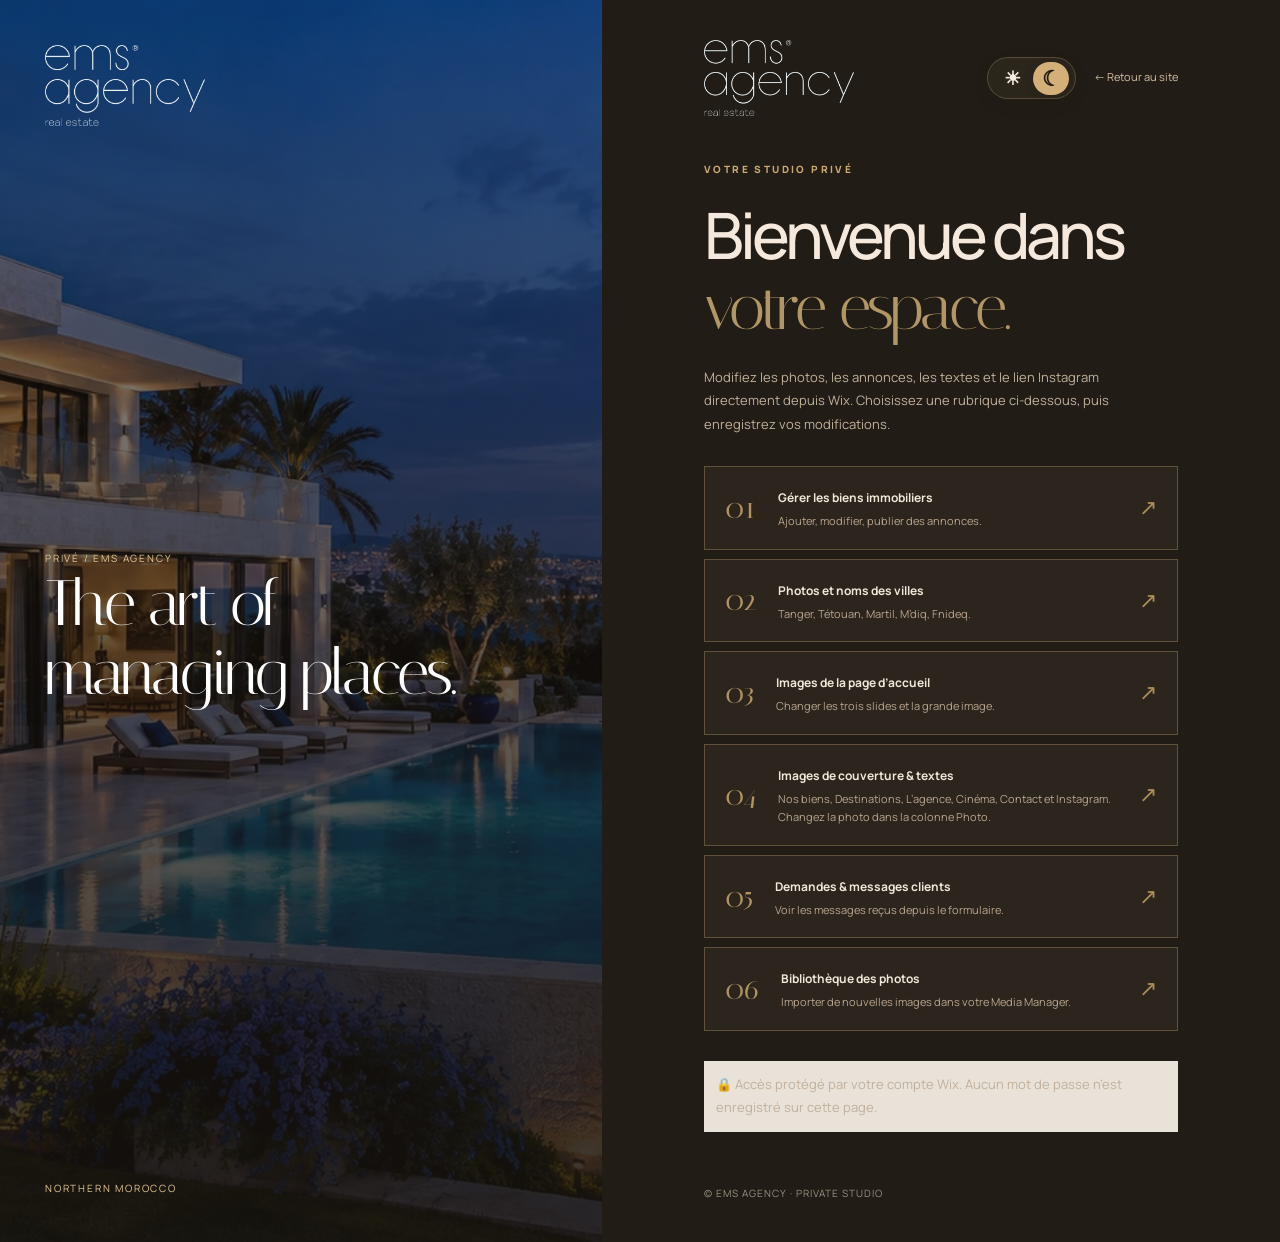
<file: admin.html>
<!doctype html><html lang="fr"><head><meta charset="UTF-8"><meta name="viewport" content="width=device-width,initial-scale=1"><meta name="theme-color" content="#171510"><script>(function(){try{var p=localStorage.getItem('ems_site_appearance_v1');document.documentElement.setAttribute('data-ems-theme',p==='light'?'light':'dark')}catch(_){document.documentElement.setAttribute('data-ems-theme','dark')}})();</script><meta name="description" content="EMS Agency — Immobilier singulier à Tanger, Tétouan et sur la côte méditerranéenne. Des lieux choisis, des histoires à écrire."><link rel="icon" type="image/png" href="assets/favicon.png"><link rel="preconnect" href="https://fonts.googleapis.com"><link rel="preconnect" href="https://fonts.gstatic.com" crossorigin><link href="https://fonts.googleapis.com/css2?family=DM+Sans:wght@400;500;600;700&family=Manrope:wght@300;400;500;600;700;800&family=Italiana&display=swap" rel="stylesheet"><link rel="stylesheet" href="css/v4.css"><script defer src="js/v4.js"></script><meta name="robots" content="noindex,nofollow"><title>Espace privé | EMS Agency</title><link rel="stylesheet" href="css/site-theme.css?v=20261118-night-day-v1"><script defer src="js/site-theme.js?v=20261118-night-day-v1"></script><script id="wix-site-script" src="https://manage.wix.com/_api/headless-business-setup/v1/headless-business/site-script.js" data-client-id="77c7fd39-f753-4406-b086-d6bd400f9907" async></script></head><body id="top" class="admin-body"><main><section class="admin-entry"><div class="admin-picture"><img src="assets/brand/ems-wordmark-white.png" alt="EMS Agency"><div><span>PRIVÉ / EMS AGENCY</span><h1>The art of<br>managing places.</h1></div><span>NORTHERN MOROCCO</span></div><div class="admin-content"><div class="admin-head"><img data-ems-theme-admin-logo src="assets/brand/ems-wordmark-charcoal.png" alt="EMS Agency"><div class="ems-admin-theme-actions"><div class="ems-theme-toggle" role="group" aria-label="Apparence du site"><button type="button" data-ems-theme-set="light" aria-label="Activer le mode clair" title="Mode clair" aria-pressed="false"><span class="ems-mode-sun" aria-hidden="true">☀</span></button><button type="button" data-ems-theme-set="dark" aria-label="Activer le mode sombre" title="Mode sombre" aria-pressed="true"><span class="ems-mode-moon" aria-hidden="true">☾</span></button></div><a href="index.html">← Retour au site</a></div></div><div class="admin-center"><span class="section-kicker dark">VOTRE STUDIO PRIVÉ</span><h2>Bienvenue dans<br><em>votre espace.</em></h2><p>Modifiez les photos, les annonces, les textes et le lien Instagram directement depuis Wix. Choisissez une rubrique ci-dessous, puis enregistrez vos modifications.</p><div class="admin-choices"><a href="https://manage.wix.com/dashboard/8ef3ed5d-17a2-45e9-a0a9-15000bc2fab0/wix-cms/data/EMSProperties"><span>01</span><div><b>Gérer les biens immobiliers</b><small>Ajouter, modifier, publier des annonces.</small></div><i>↗</i></a><a href="https://manage.wix.com/dashboard/8ef3ed5d-17a2-45e9-a0a9-15000bc2fab0/wix-cms/data/EMSDestinations"><span>02</span><div><b>Photos et noms des villes</b><small>Tanger, Tétouan, Martil, M’diq, Fnideq.</small></div><i>↗</i></a><a href="https://manage.wix.com/dashboard/8ef3ed5d-17a2-45e9-a0a9-15000bc2fab0/wix-cms/data/EMSHomeImages"><span>03</span><div><b>Images de la page d’accueil</b><small>Changer les trois slides et la grande image.</small></div><i>↗</i></a><a href="https://manage.wix.com/dashboard/8ef3ed5d-17a2-45e9-a0a9-15000bc2fab0/wix-cms/data/EMSPageContent"><span>04</span><div><b>Images de couverture & textes</b><small>Nos biens, Destinations, L’agence, Cinéma, Contact et Instagram. Changez la photo dans la colonne Photo.</small></div><i>↗</i></a><a href="https://manage.wix.com/dashboard/8ef3ed5d-17a2-45e9-a0a9-15000bc2fab0/wix-forms"><span>05</span><div><b>Demandes & messages clients</b><small>Voir les messages reçus depuis le formulaire.</small></div><i>↗</i></a><a href="https://manage.wix.com/dashboard/8ef3ed5d-17a2-45e9-a0a9-15000bc2fab0/media-manager"><span>06</span><div><b>Bibliothèque des photos</b><small>Importer de nouvelles images dans votre Media Manager.</small></div><i>↗</i></a></div><p class="admin-privacy">🔒 Accès protégé par votre compte Wix. Aucun mot de passe n’est enregistré sur cette page.</p></div><span class="admin-small">© EMS AGENCY · PRIVATE STUDIO</span></div></section></main></body></html>
</file>
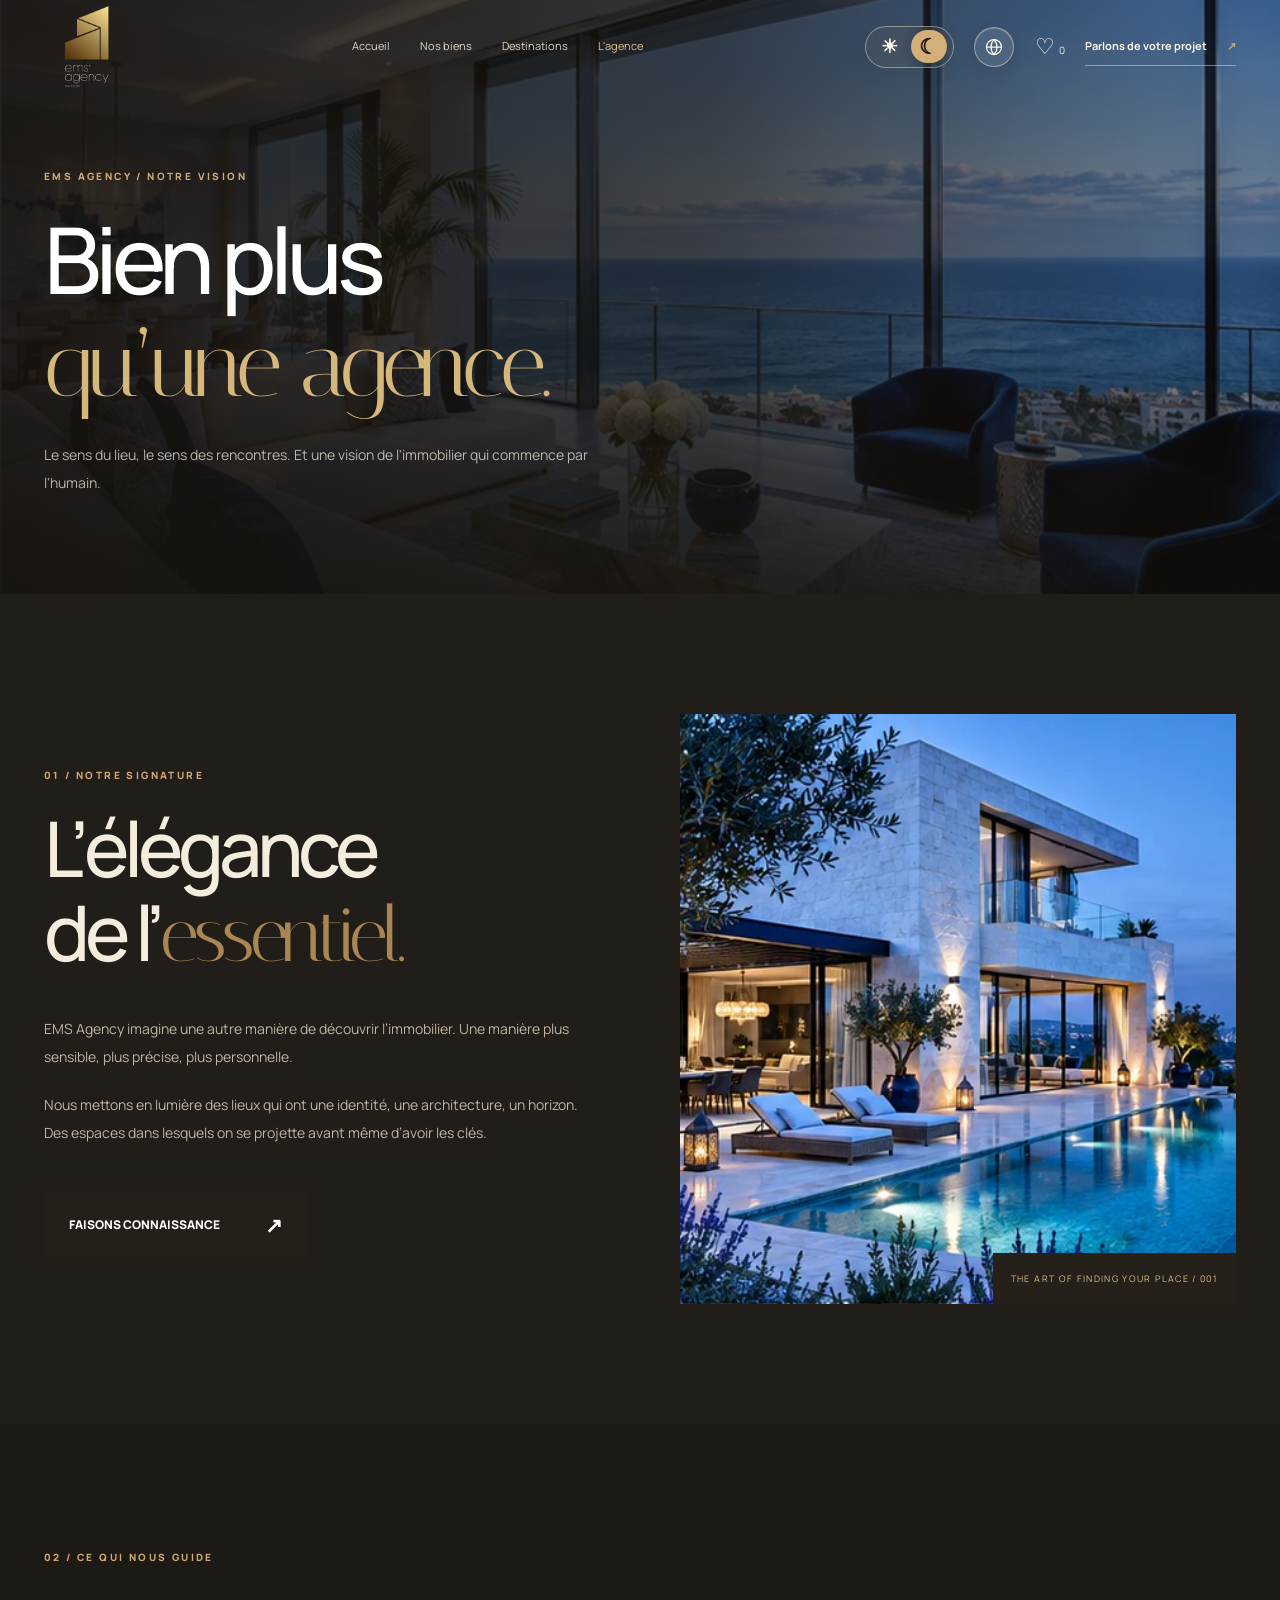
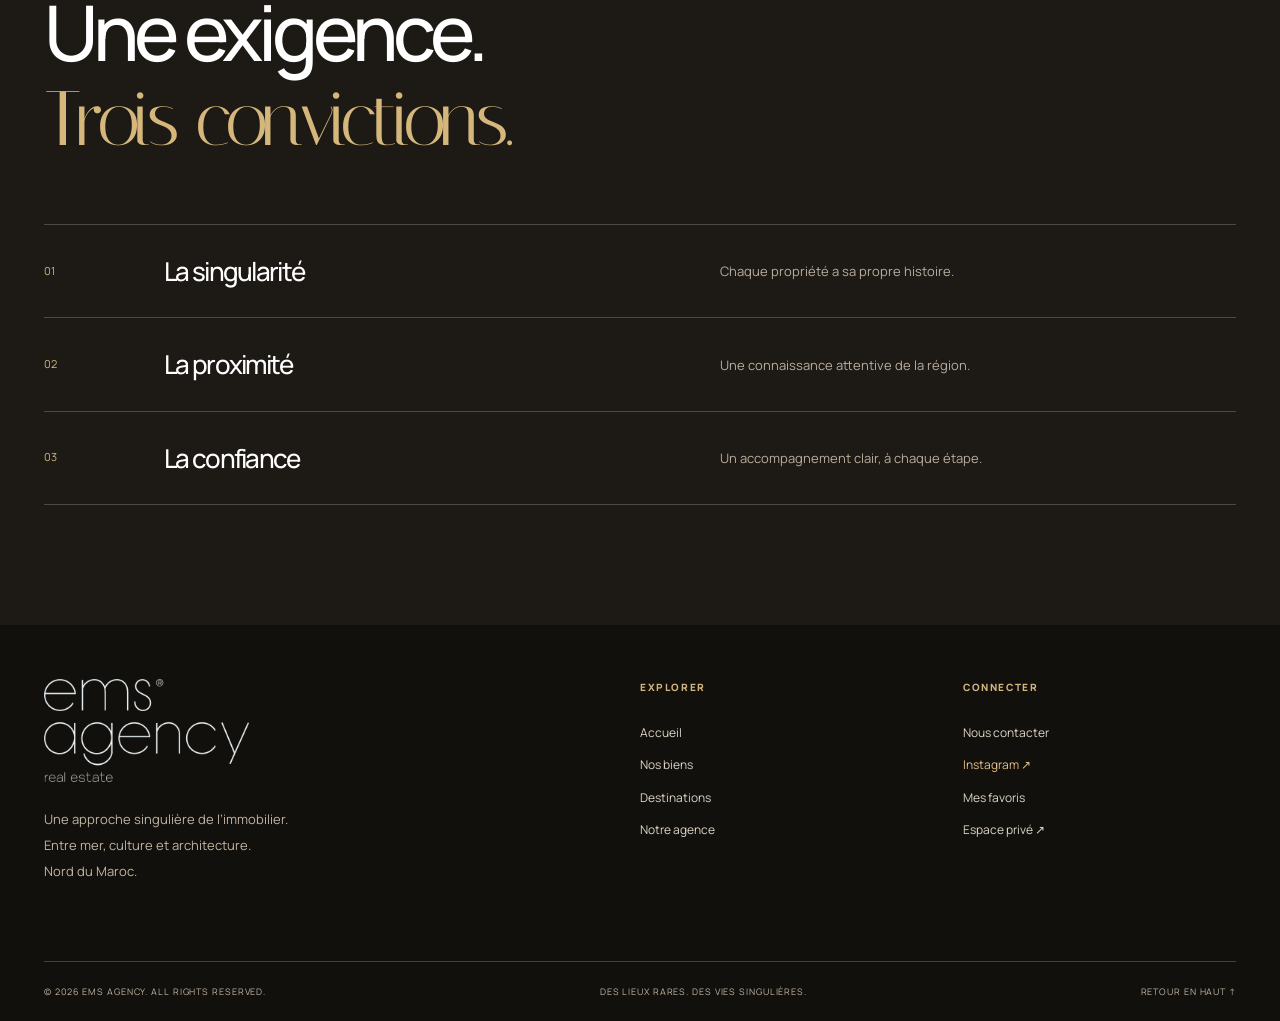
<file: agence.html>
<!doctype html><html lang="fr"><head><meta charset="UTF-8"><meta name="viewport" content="width=device-width,initial-scale=1"><meta name="theme-color" content="#171510"><script>(function(){try{var p=localStorage.getItem('ems_site_appearance_v1');document.documentElement.setAttribute('data-ems-theme',p==='light'?'light':'dark')}catch(_){document.documentElement.setAttribute('data-ems-theme','dark')}})();</script><meta name="description" content="EMS Agency — Immobilier singulier à Tanger, Tétouan et sur la côte méditerranéenne. Des lieux choisis, des histoires à écrire."><link rel="icon" type="image/png" href="assets/favicon.png"><link rel="preconnect" href="https://fonts.googleapis.com"><link rel="preconnect" href="https://fonts.gstatic.com" crossorigin><link href="https://fonts.googleapis.com/css2?family=DM+Sans:wght@400;500;600;700&family=Manrope:wght@300;400;500;600;700;800&family=Italiana&display=swap" rel="stylesheet"><link rel="stylesheet" href="css/v4.css?v=logo-alpha-2"><script defer src="js/v4.js?v=project-edit-20261118"></script><title>Notre agence | EMS Agency</title><link rel="stylesheet" href="css/nav-adaptive.css?v=20261118c"><script defer src="js/nav-adaptive.js?v=20261118c"></script><link rel="stylesheet" href="css/site-content.css?v=20261118a"><script defer src="js/site-content.js?v=20261118a"></script><link rel="stylesheet" href="css/site-theme.css?v=20261118-night-day-v1"><script defer src="js/site-theme.js?v=20261118-night-day-v1"></script><link rel="stylesheet" href="css/i18n.css?v=compact-glass-lang-20261122"><script defer src="js/ems-mobile-menu.js?v=couture-nav-20261122"></script><script defer src="js/i18n.js?v=private-atelier-20261122a"></script><link rel="stylesheet" href="css/ems-mobile-menu.css?v=icon-size-match-20261122"><link rel="stylesheet" href="css/whatsapp-concierge.css?v=ems-contact-card-only-20261122c"><script defer src="js/whatsapp-concierge.js?v=ems-contact-card-only-20261122c"></script><script id="wix-site-script" src="https://manage.wix.com/_api/headless-business-setup/v1/headless-business/site-script.js" data-client-id="77c7fd39-f753-4406-b086-d6bd400f9907" async></script></head><body id="top" data-page="agence"><div class="loading-curtain" id="loading-curtain" aria-hidden="true"><div class="loader-index">EMS / 001</div><img class="ems-intro-logo" src="assets/brand/ems-logo-white-text.png" alt="EMS Agency" width="528" height="954"><div class="loading-track"><i></i></div><span>CURATED LIVING · NORTHERN MOROCCO</span></div><div class="cursor-light" aria-hidden="true" id="cursor-light"></div><div class="progress-line" id="progress-line"></div><header class="global-header" id="global-header"><div class="head-inner"><a class="logo-link ems-logo-original" href="index.html" aria-label="EMS Agency, accueil"><img class="ems-logo-layer ems-logo-on-dark" src="assets/brand/ems-logo-white-text.png" alt="EMS Agency — logo officiel" width="528" height="954"><img class="ems-logo-layer ems-logo-on-light" src="assets/brand/ems-logo-transparent.png" alt="" aria-hidden="true" width="528" height="954"></a><nav class="main-nav" aria-label="Navigation principale"><a class="" href="index.html">Accueil</a><a class="" href="biens.html">Nos biens</a><a class="" href="destinations.html">Destinations</a><a class="active" href="agence.html">L'agence</a></nav><div class="head-actions"><div class="ems-theme-toggle" role="group" aria-label="Apparence du site"><button type="button" data-ems-theme-set="light" aria-label="Activer le mode clair" title="Mode clair" aria-pressed="false"><span class="ems-mode-sun" aria-hidden="true">☀</span></button><button type="button" data-ems-theme-set="dark" aria-label="Activer le mode sombre" title="Mode sombre" aria-pressed="true"><span class="ems-mode-moon" aria-hidden="true">☾</span></button></div><a class="fav-nav" href="biens.html?favoris=1" title="Mes favoris" aria-label="Voir les favoris">♡ <span id="favorite-count">0</span></a><a class="head-cta" href="contact.html">Parlons de votre projet <span>↗</span></a><button class="menu-btn" id="menu-btn" aria-label="Ouvrir le menu" aria-expanded="false"><span></span><span></span></button></div></div><nav id="mobile-menu" class="mobile-menu" aria-label="Navigation mobile"><a href="index.html">Accueil <span>↗</span></a><a href="biens.html">Nos biens <span>↗</span></a><a href="destinations.html">Destinations <span>↗</span></a><a href="agence.html">L'agence <span>↗</span></a><a href="contact.html">Contact <span>↗</span></a><a href="admin.html">Espace privé <span>↗</span></a></nav></header><main><section class="inner-hero agency-hero"><div class="inner-hero-photo" style="background-image:url('assets/images/virtual/b2.webp')"></div><div class="inner-hero-overlay"></div><div class="container inner-hero-content reveal"><span class="section-kicker">EMS AGENCY / NOTRE VISION</span><h1>Bien plus<br><em>qu’une agence.</em></h1><p>Le sens du lieu, le sens des rencontres. Et une vision de l'immobilier qui commence par l'humain.</p></div></section><section class="about-section section-space"><div class="container"><div class="about-grid"><div class="about-copy reveal"><span class="section-kicker dark">01 / NOTRE SIGNATURE</span><h2>L’élégance<br>de l’<em>essentiel.</em></h2><p>EMS Agency imagine une autre manière de découvrir l’immobilier. Une manière plus sensible, plus précise, plus personnelle.</p><p>Nous mettons en lumière des lieux qui ont une identité, une architecture, un horizon. Des espaces dans lesquels on se projette avant même d’avoir les clés.</p><a href="contact.html" class="btn-dark">FAISONS CONNAISSANCE <span>↗</span></a></div><div class="about-image reveal"><img src="assets/images/virtual/c1.webp" alt="Intérieur élégant et lumineux"><span>THE ART OF FINDING YOUR PLACE / 001</span></div></div></div></section><section class="about-values section-space"><div class="container"><span class="section-kicker">02 / CE QUI NOUS GUIDE</span><h2>Une exigence.<br><em>Trois convictions.</em></h2><div class="value-list"><div><span>01</span><h3>La singularité</h3><p>Chaque propriété a sa propre histoire.</p></div><div><span>02</span><h3>La proximité</h3><p>Une connaissance attentive de la région.</p></div><div><span>03</span><h3>La confiance</h3><p>Un accompagnement clair, à chaque étape.</p></div></div></div></section></main><footer class="global-footer"><div class="foot-top container"><div class="foot-bottom-layout"><div class="foot-brand"><img data-ems-theme-footer src="assets/brand/ems-wordmark-white.png" alt="EMS Agency"><p>Une approche singulière de l’immobilier.<br>Entre mer, culture et architecture.<br>Nord du Maroc.</p></div><div class="foot-links"><span>EXPLORER</span><a href="index.html">Accueil</a><a href="biens.html">Nos biens</a><a href="destinations.html">Destinations</a><a href="agence.html">Notre agence</a></div><div class="foot-links"><span>CONNECTER</span><a href="contact.html">Nous contacter</a><a class="ems-instagram-footer" data-ems-instagram="name" href="https://www.instagram.com/ems.agencyrealestate/" target="_blank" rel="noopener noreferrer">Instagram ↗</a><a href="biens.html?favoris=1">Mes favoris</a><a href="admin.html">Espace privé ↗</a></div></div></div><div class="foot-strip container"><span>© <span class="this-year">2026</span> EMS AGENCY. ALL RIGHTS RESERVED.</span><span>DES LIEUX RARES. DES VIES SINGULIÈRES.</span><a href="#top">RETOUR EN HAUT ↑</a></div></footer><div class="toast" id="toast" aria-live="polite"></div></body></html>
</file>
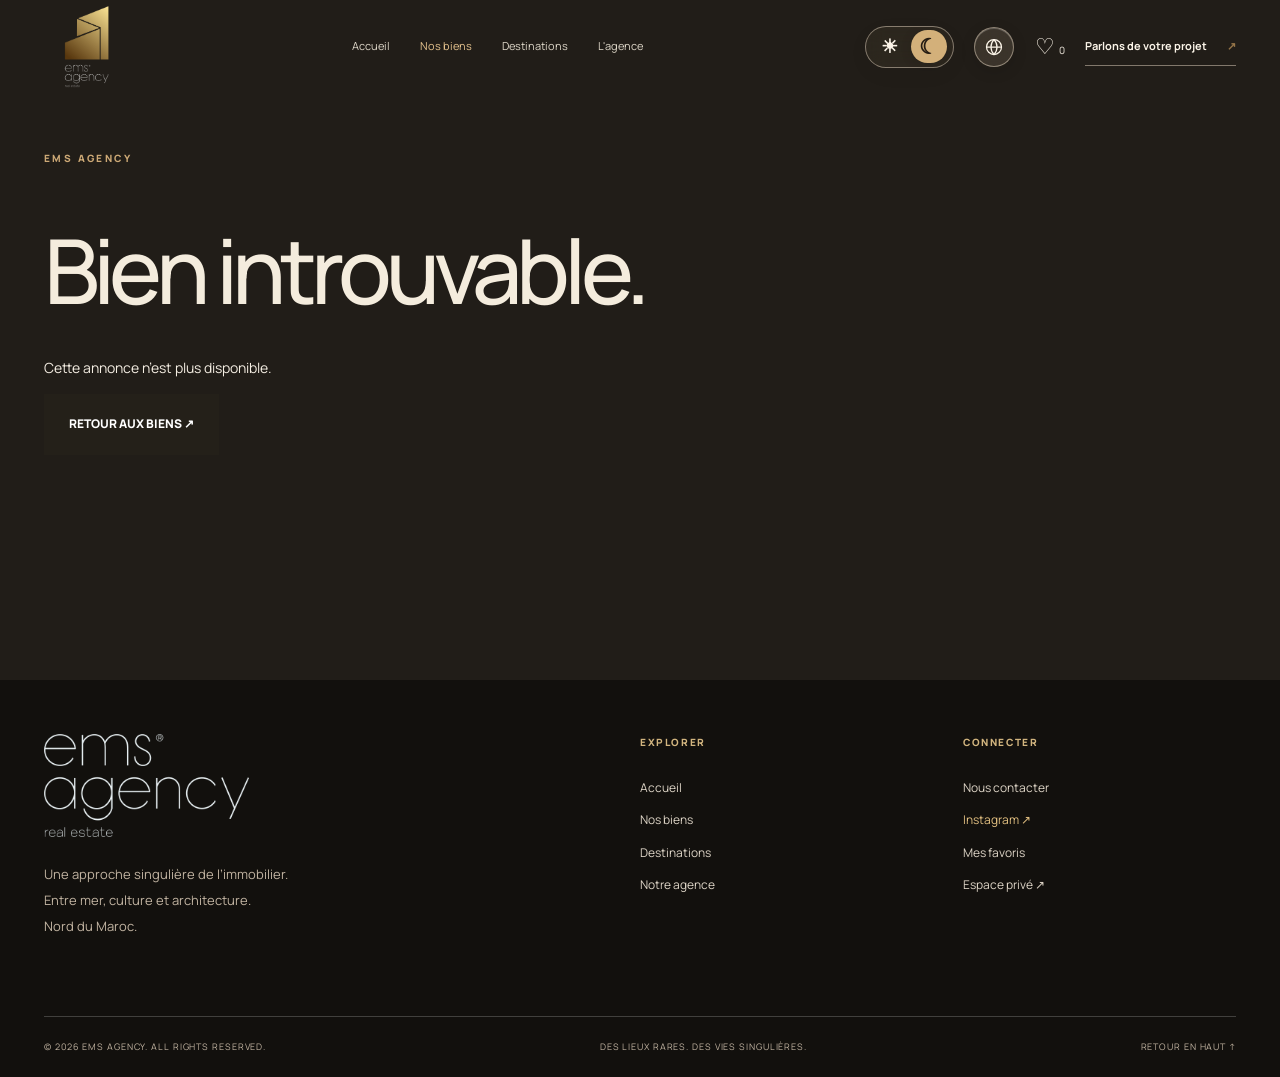
<file: bien.html>
<!doctype html><html lang="fr"><head><meta charset="UTF-8"><meta name="viewport" content="width=device-width,initial-scale=1"><meta name="theme-color" content="#171510"><script>(function(){try{var p=localStorage.getItem('ems_site_appearance_v1');document.documentElement.setAttribute('data-ems-theme',p==='light'?'light':'dark')}catch(_){document.documentElement.setAttribute('data-ems-theme','dark')}})();</script><meta name="description" content="EMS Agency — Immobilier singulier à Tanger, Tétouan et sur la côte méditerranéenne. Des lieux choisis, des histoires à écrire."><link rel="icon" type="image/png" href="assets/favicon.png"><link rel="preconnect" href="https://fonts.googleapis.com"><link rel="preconnect" href="https://fonts.gstatic.com" crossorigin><link href="https://fonts.googleapis.com/css2?family=DM+Sans:wght@400;500;600;700&family=Manrope:wght@300;400;500;600;700;800&family=Italiana&display=swap" rel="stylesheet"><link rel="stylesheet" href="css/v4.css?v=logo-alpha-2"><script defer src="js/v4.js?v=lookbook-20261122a"></script><title>Votre bien immobilier | EMS Agency</title><link rel="stylesheet" href="css/nav-adaptive.css?v=20261118c"><script defer src="js/nav-adaptive.js?v=20261118c"></script><link rel="stylesheet" href="css/site-content.css?v=20261118a"><script defer src="js/site-content.js?v=20261118a"></script><link rel="stylesheet" href="css/property-gallery.css?v=portrait-fit-20261122"><script defer src="js/property-gallery.js?v=project-detail-mosaic-20261118"></script><link rel="stylesheet" href="css/site-theme.css?v=20261118-night-day-v1"><script defer src="js/site-theme.js?v=20261118-night-day-v1"></script><link rel="stylesheet" href="css/detail-mosaic.css?v=portrait-fit-20261122"><link rel="stylesheet" href="css/i18n.css?v=compact-glass-lang-20261122"><script defer src="js/ems-mobile-menu.js?v=couture-nav-20261122"></script><script defer src="js/i18n.js?v=private-atelier-20261122a"></script><link rel="stylesheet" href="css/detail-carousel.css?v=lookbook-restore-20261122b"><script defer src="js/detail-carousel.js?v=lookbook-restore-20261122b"></script><link rel="stylesheet" href="css/detail-pills.css?v=glassmotion-20261122b"><script defer src="js/detail-pills.js?v=ems-pills-20261122a"></script><link rel="stylesheet" href="css/ems-mobile-menu.css?v=icon-size-match-20261122"><link rel="stylesheet" href="css/whatsapp-concierge.css?v=ems-contact-card-only-20261122c"><script defer src="js/whatsapp-concierge.js?v=ems-contact-card-only-20261122c"></script><script id="wix-site-script" src="https://manage.wix.com/_api/headless-business-setup/v1/headless-business/site-script.js" data-client-id="77c7fd39-f753-4406-b086-d6bd400f9907" async></script></head><body id="top" data-page="bien"><div class="loading-curtain" id="loading-curtain" aria-hidden="true"><div class="loader-index">EMS / 001</div><img class="ems-intro-logo" src="assets/brand/ems-logo-white-text.png" alt="EMS Agency" width="528" height="954"><div class="loading-track"><i></i></div><span>CURATED LIVING · NORTHERN MOROCCO</span></div><div class="cursor-light" aria-hidden="true" id="cursor-light"></div><div class="progress-line" id="progress-line"></div><header class="global-header nav-on-light" id="global-header"><div class="head-inner"><a class="logo-link ems-logo-original" href="index.html" aria-label="EMS Agency, accueil"><img class="ems-logo-layer ems-logo-on-dark" src="assets/brand/ems-logo-white-text.png" alt="EMS Agency — logo officiel" width="528" height="954"><img class="ems-logo-layer ems-logo-on-light" src="assets/brand/ems-logo-transparent.png" alt="" aria-hidden="true" width="528" height="954"></a><nav class="main-nav" aria-label="Navigation principale"><a class="" href="index.html">Accueil</a><a class="active" href="biens.html">Nos biens</a><a class="" href="destinations.html">Destinations</a><a class="" href="agence.html">L'agence</a></nav><div class="head-actions"><div class="ems-theme-toggle" role="group" aria-label="Apparence du site"><button type="button" data-ems-theme-set="light" aria-label="Activer le mode clair" title="Mode clair" aria-pressed="false"><span class="ems-mode-sun" aria-hidden="true">☀</span></button><button type="button" data-ems-theme-set="dark" aria-label="Activer le mode sombre" title="Mode sombre" aria-pressed="true"><span class="ems-mode-moon" aria-hidden="true">☾</span></button></div><a class="fav-nav" href="biens.html?favoris=1" title="Mes favoris" aria-label="Voir les favoris">♡ <span id="favorite-count">0</span></a><a class="head-cta" href="contact.html">Parlons de votre projet <span>↗</span></a><button class="menu-btn" id="menu-btn" aria-label="Ouvrir le menu" aria-expanded="false"><span></span><span></span></button></div></div><nav id="mobile-menu" class="mobile-menu" aria-label="Navigation mobile"><a href="index.html">Accueil <span>↗</span></a><a href="biens.html">Nos biens <span>↗</span></a><a href="destinations.html">Destinations <span>↗</span></a><a href="agence.html">L'agence <span>↗</span></a><a href="contact.html">Contact <span>↗</span></a><a href="admin.html">Espace privé <span>↗</span></a></nav></header><main><section id="detail-host" class="detail-page"><div class="detail-loading container">DÉCOUVRIR LE BIEN…</div></section></main><footer class="global-footer"><div class="foot-top container"><div class="foot-bottom-layout"><div class="foot-brand"><img data-ems-theme-footer src="assets/brand/ems-wordmark-white.png" alt="EMS Agency"><p>Une approche singulière de l’immobilier.<br>Entre mer, culture et architecture.<br>Nord du Maroc.</p></div><div class="foot-links"><span>EXPLORER</span><a href="index.html">Accueil</a><a href="biens.html">Nos biens</a><a href="destinations.html">Destinations</a><a href="agence.html">Notre agence</a></div><div class="foot-links"><span>CONNECTER</span><a href="contact.html">Nous contacter</a><a class="ems-instagram-footer" data-ems-instagram="name" href="https://www.instagram.com/ems.agencyrealestate/" target="_blank" rel="noopener noreferrer">Instagram ↗</a><a href="biens.html?favoris=1">Mes favoris</a><a href="admin.html">Espace privé ↗</a></div></div></div><div class="foot-strip container"><span>© <span class="this-year">2026</span> EMS AGENCY. ALL RIGHTS RESERVED.</span><span>DES LIEUX RARES. DES VIES SINGULIÈRES.</span><a href="#top">RETOUR EN HAUT ↑</a></div></footer><div class="toast" id="toast" aria-live="polite"></div></body></html>
</file>
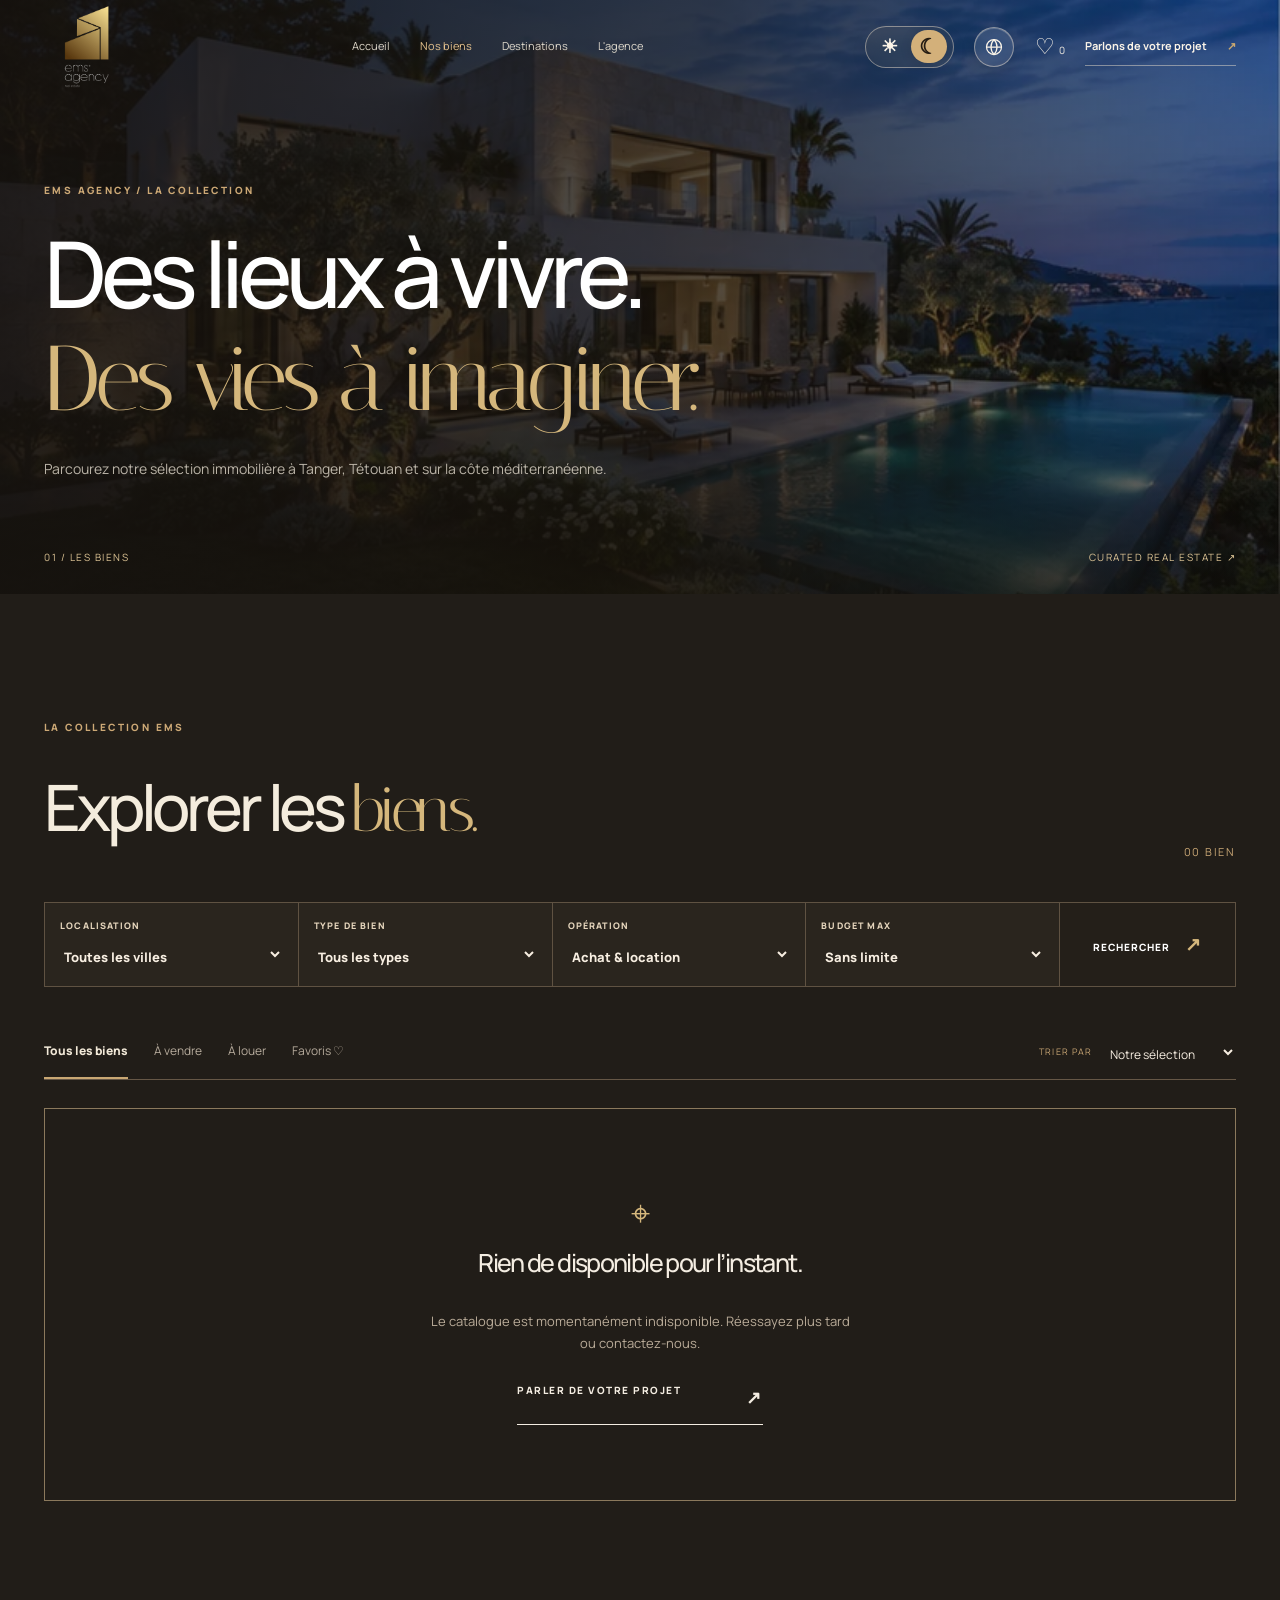
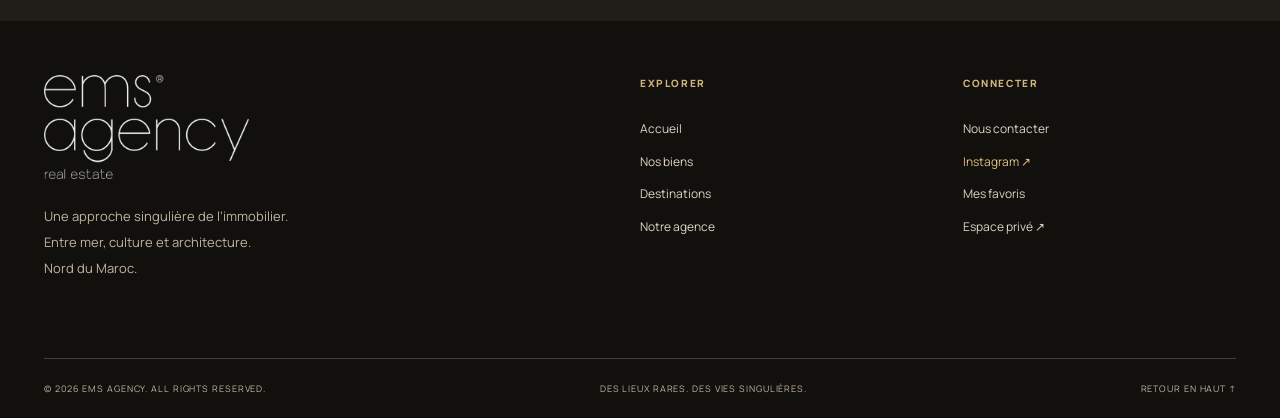
<file: biens.html>
<!doctype html><html lang="fr"><head><meta charset="UTF-8"><meta name="viewport" content="width=device-width,initial-scale=1"><meta name="theme-color" content="#171510"><script>(function(){try{var p=localStorage.getItem('ems_site_appearance_v1');document.documentElement.setAttribute('data-ems-theme',p==='light'?'light':'dark')}catch(_){document.documentElement.setAttribute('data-ems-theme','dark')}})();</script><meta name="description" content="EMS Agency — Immobilier singulier à Tanger, Tétouan et sur la côte méditerranéenne. Des lieux choisis, des histoires à écrire."><link rel="icon" type="image/png" href="assets/favicon.png"><link rel="preconnect" href="https://fonts.googleapis.com"><link rel="preconnect" href="https://fonts.gstatic.com" crossorigin><link href="https://fonts.googleapis.com/css2?family=DM+Sans:wght@400;500;600;700&family=Manrope:wght@300;400;500;600;700;800&family=Italiana&display=swap" rel="stylesheet"><link rel="stylesheet" href="css/v4.css?v=logo-alpha-2"><script defer src="js/v4.js?v=triptych-20261122b"></script><title>Nos biens immobiliers | EMS Agency</title><link rel="stylesheet" href="css/nav-adaptive.css?v=20261118c"><script defer src="js/nav-adaptive.js?v=20261118c"></script><link rel="stylesheet" href="css/site-content.css?v=20261118a"><script defer src="js/site-content.js?v=biens-hero-cms-01"></script><link rel="stylesheet" href="css/project-editions.css?v=20261118a"><script defer src="js/project-editions.js?v=20261118a"></script><link rel="stylesheet" href="css/property-gallery.css?v=portrait-fit-20261122"><script defer src="js/property-gallery.js?v=project-detail-mosaic-20261118"></script><link rel="stylesheet" href="css/property-cover.css?v=editorial-gallery-20261122b"><link rel="stylesheet" href="css/site-theme.css?v=20261118-night-day-v1"><script defer src="js/site-theme.js?v=20261118-night-day-v1"></script><link rel="stylesheet" href="css/i18n.css?v=compact-glass-lang-20261122"><script defer src="js/ems-mobile-menu.js?v=couture-nav-20261122"></script><script defer src="js/i18n.js?v=private-atelier-20261122a"></script><link rel="stylesheet" href="css/ems-mobile-menu.css?v=icon-size-match-20261122"><link rel="stylesheet" href="css/collection-triptych.css?v=triptych-20261122a"><link rel="stylesheet" href="css/triptych-motion.css?v=triptych-flow-20261122a"><script defer src="js/triptych-motion.js?v=triptych-flow-20261122a"></script><link rel="stylesheet" href="css/whatsapp-concierge.css?v=ems-contact-card-only-20261122c"><script defer src="js/whatsapp-concierge.js?v=ems-contact-card-only-20261122c"></script><script id="wix-site-script" src="https://manage.wix.com/_api/headless-business-setup/v1/headless-business/site-script.js" data-client-id="77c7fd39-f753-4406-b086-d6bd400f9907" async></script></head><body id="top" data-page="biens"><div class="loading-curtain" id="loading-curtain" aria-hidden="true"><div class="loader-index">EMS / 001</div><img class="ems-intro-logo" src="assets/brand/ems-logo-white-text.png" alt="EMS Agency" width="528" height="954"><div class="loading-track"><i></i></div><span>CURATED LIVING · NORTHERN MOROCCO</span></div><div class="cursor-light" aria-hidden="true" id="cursor-light"></div><div class="progress-line" id="progress-line"></div><header class="global-header" id="global-header"><div class="head-inner"><a class="logo-link ems-logo-original" href="index.html" aria-label="EMS Agency, accueil"><img class="ems-logo-layer ems-logo-on-dark" src="assets/brand/ems-logo-white-text.png" alt="EMS Agency — logo officiel" width="528" height="954"><img class="ems-logo-layer ems-logo-on-light" src="assets/brand/ems-logo-transparent.png" alt="" aria-hidden="true" width="528" height="954"></a><nav class="main-nav" aria-label="Navigation principale"><a class="" href="index.html">Accueil</a><a class="active" href="biens.html">Nos biens</a><a class="" href="destinations.html">Destinations</a><a class="" href="agence.html">L'agence</a></nav><div class="head-actions"><div class="ems-theme-toggle" role="group" aria-label="Apparence du site"><button type="button" data-ems-theme-set="light" aria-label="Activer le mode clair" title="Mode clair" aria-pressed="false"><span class="ems-mode-sun" aria-hidden="true">☀</span></button><button type="button" data-ems-theme-set="dark" aria-label="Activer le mode sombre" title="Mode sombre" aria-pressed="true"><span class="ems-mode-moon" aria-hidden="true">☾</span></button></div><a class="fav-nav" href="biens.html?favoris=1" title="Mes favoris" aria-label="Voir les favoris">♡ <span id="favorite-count">0</span></a><a class="head-cta" href="contact.html">Parlons de votre projet <span>↗</span></a><button class="menu-btn" id="menu-btn" aria-label="Ouvrir le menu" aria-expanded="false"><span></span><span></span></button></div></div><nav id="mobile-menu" class="mobile-menu" aria-label="Navigation mobile"><a href="index.html">Accueil <span>↗</span></a><a href="biens.html">Nos biens <span>↗</span></a><a href="destinations.html">Destinations <span>↗</span></a><a href="agence.html">L'agence <span>↗</span></a><a href="contact.html">Contact <span>↗</span></a><a href="admin.html">Espace privé <span>↗</span></a></nav></header><main><section class="inner-hero properties-hero"><div class="inner-hero-photo" style="background-image:url('assets/images/virtual/b1.webp')"></div><div class="inner-hero-overlay"></div><div class="container inner-hero-content reveal"><span class="section-kicker">EMS AGENCY / LA COLLECTION</span><h1>Des lieux à vivre.<br><em>Des vies à imaginer.</em></h1><p>Parcourez notre sélection immobilière à Tanger, Tétouan et sur la côte méditerranéenne.</p></div><div class="inner-hero-meta container"><span>01 / LES BIENS</span><span>CURATED REAL ESTATE ↗</span></div></section><section class="collection-section section-space"><div class="container"><div class="collection-top"><div><span class="section-kicker dark">LA COLLECTION EMS</span><h2>Explorer les <em>biens.</em></h2></div><div id="catalogue-count" class="collection-count">— BIENS</div></div><form id="filters" class="filters"><label>LOCALISATION<select name="city" id="filter-city"><option value="">Toutes les villes</option><option value="Tanger">Tanger</option><option value="Tetouan">Tétouan</option><option value="Martil">Martil</option><option value="Mdiq">M’diq</option><option value="Fnideq">Fnideq</option></select></label><label>TYPE DE BIEN<select name="type" id="filter-type"><option value="">Tous les types</option><option>Villa</option><option>Appartement</option><option>Maison</option><option>Penthouse</option><option>Riad</option><option>Terrain</option></select></label><label>OPÉRATION<select id="filter-transaction"><option value="">Achat &amp; location</option><option>Vente</option><option>Location</option></select></label><label>BUDGET MAX<select id="filter-price"><option value="">Sans limite</option><option value="1000000">1 000 000 DH</option><option value="2500000">2 500 000 DH</option><option value="5000000">5 000 000 DH</option><option value="10000000">10 000 000 DH</option></select></label><button class="filter-submit" type="submit">RECHERCHER <span>↗</span></button></form><div class="collection-controls"><div class="collection-tabs"><button type="button" class="chosen" data-tab="all">Tous les biens</button><button type="button" data-tab="sale">À vendre</button><button type="button" data-tab="rent">À louer</button><button type="button" data-tab="fav">Favoris ♡</button></div><label class="sort-label">TRIER PAR <select id="sort"><option value="default">Notre sélection</option><option value="new">Nouveautés</option><option value="low">Prix croissant</option><option value="high">Prix décroissant</option></select></label></div><div class="properties-grid collection-grid ems-project-editions ems-cover-showcase" id="catalogue-grid"><div class="skeleton-card"></div><div class="skeleton-card"></div><div class="skeleton-card"></div></div><div class="empty-inline" id="collection-empty" hidden><span>⌖</span><h3>Rien de disponible pour l’instant.</h3><p>Notre collection évolue. Laissez-nous connaître vos envies et nous reviendrons vers vous.</p><a href="contact.html" class="line-link">PARLER DE VOTRE PROJET <span>↗</span></a></div></div></section></main><footer class="global-footer"><div class="foot-top container"><div class="foot-bottom-layout"><div class="foot-brand"><img data-ems-theme-footer src="assets/brand/ems-wordmark-white.png" alt="EMS Agency"><p>Une approche singulière de l’immobilier.<br>Entre mer, culture et architecture.<br>Nord du Maroc.</p></div><div class="foot-links"><span>EXPLORER</span><a href="index.html">Accueil</a><a href="biens.html">Nos biens</a><a href="destinations.html">Destinations</a><a href="agence.html">Notre agence</a></div><div class="foot-links"><span>CONNECTER</span><a href="contact.html">Nous contacter</a><a class="ems-instagram-footer" data-ems-instagram="name" href="https://www.instagram.com/ems.agencyrealestate/" target="_blank" rel="noopener noreferrer">Instagram ↗</a><a href="biens.html?favoris=1">Mes favoris</a><a href="admin.html">Espace privé ↗</a></div></div></div><div class="foot-strip container"><span>© <span class="this-year">2026</span> EMS AGENCY. ALL RIGHTS RESERVED.</span><span>DES LIEUX RARES. DES VIES SINGULIÈRES.</span><a href="#top">RETOUR EN HAUT ↑</a></div></footer><div class="toast" id="toast" aria-live="polite"></div></body></html>
</file>
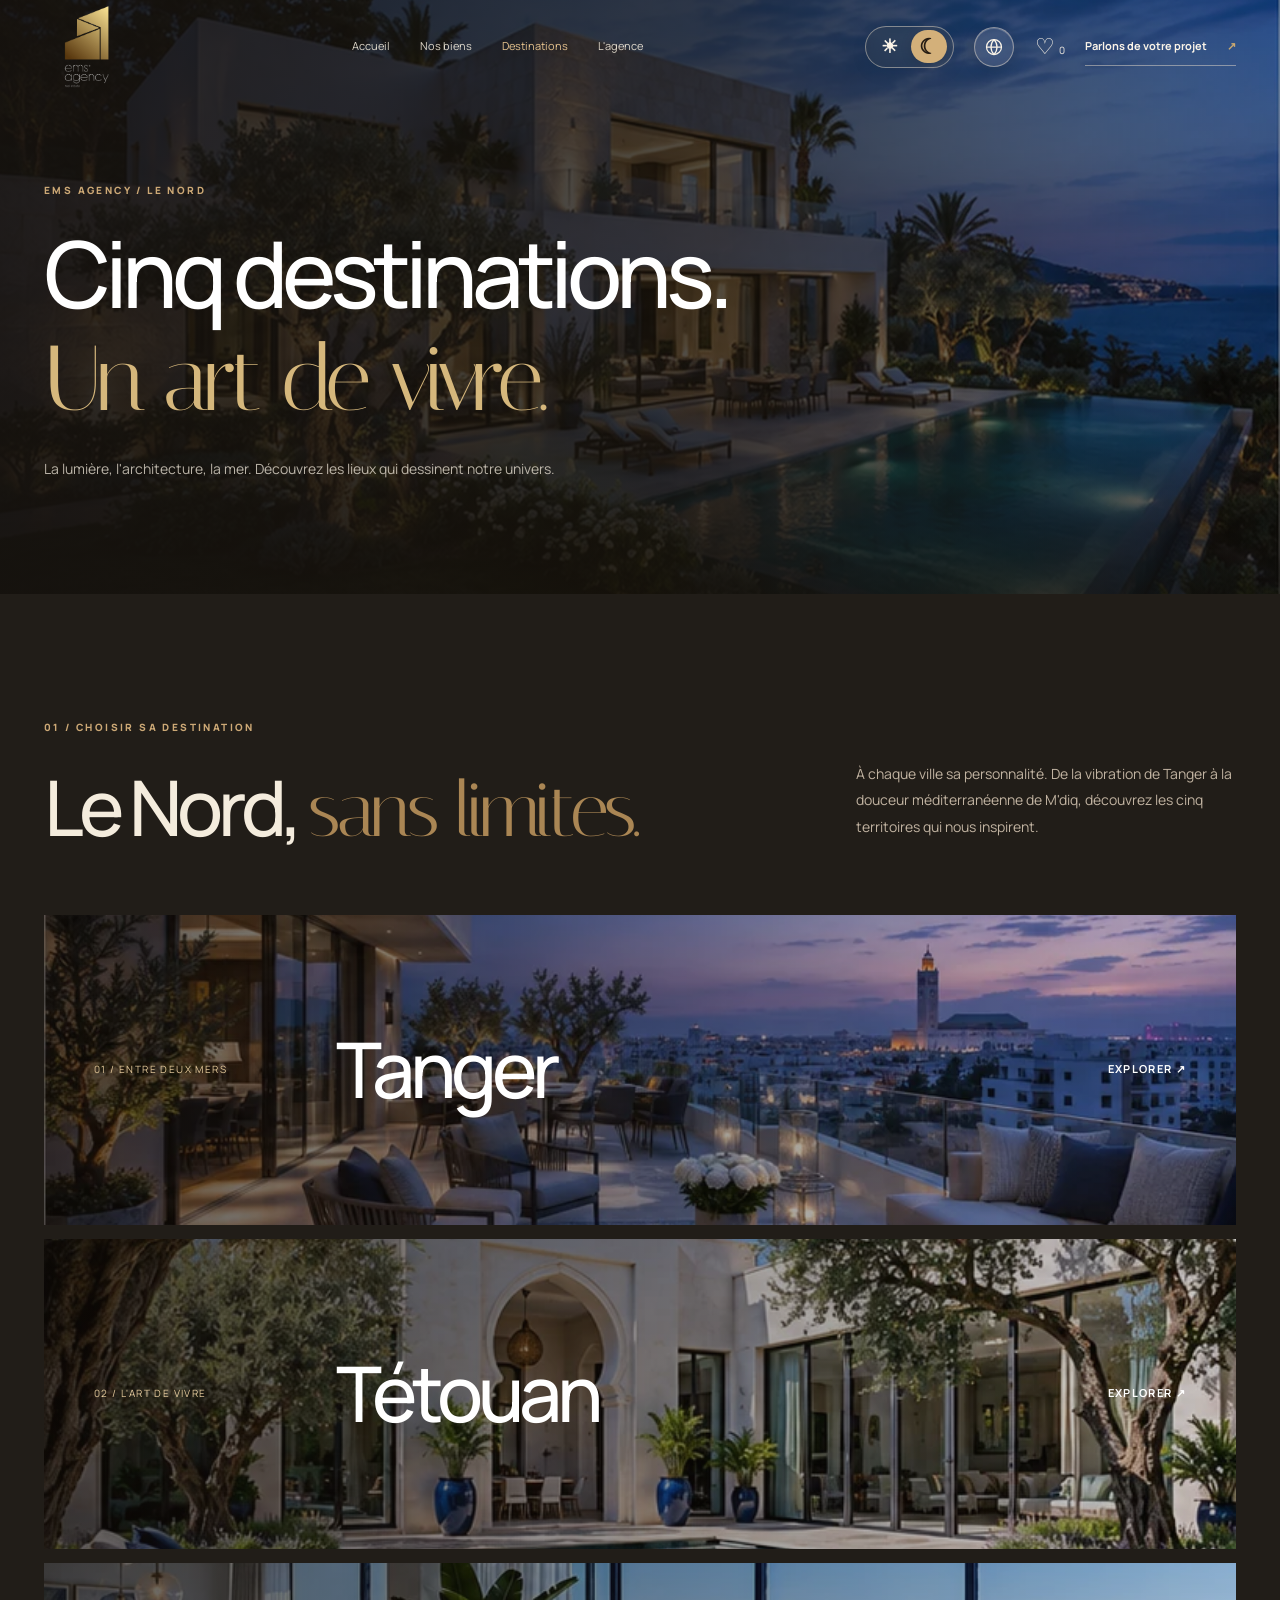
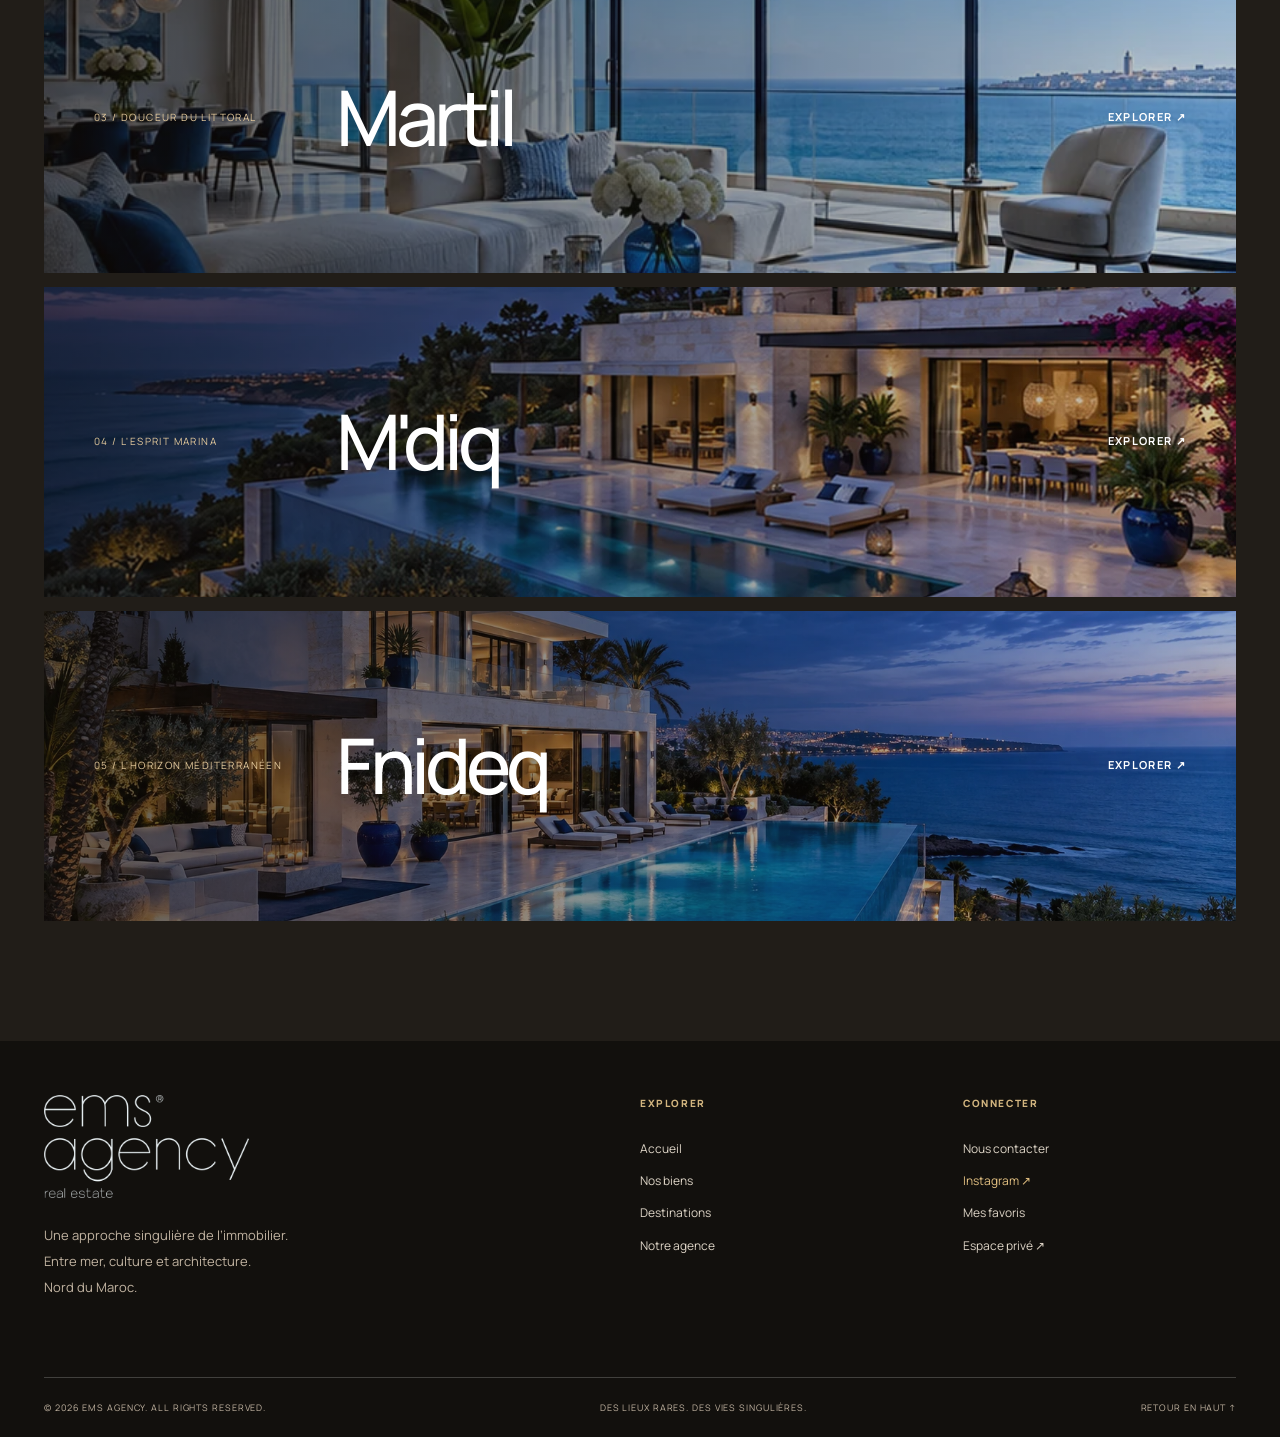
<file: destinations.html>
<!doctype html><html lang="fr"><head><meta charset="UTF-8"><meta name="viewport" content="width=device-width,initial-scale=1"><meta name="theme-color" content="#171510"><script>(function(){try{var p=localStorage.getItem('ems_site_appearance_v1');document.documentElement.setAttribute('data-ems-theme',p==='light'?'light':'dark')}catch(_){document.documentElement.setAttribute('data-ems-theme','dark')}})();</script><meta name="description" content="EMS Agency — Immobilier singulier à Tanger, Tétouan et sur la côte méditerranéenne. Des lieux choisis, des histoires à écrire."><link rel="icon" type="image/png" href="assets/favicon.png"><link rel="preconnect" href="https://fonts.googleapis.com"><link rel="preconnect" href="https://fonts.gstatic.com" crossorigin><link href="https://fonts.googleapis.com/css2?family=DM+Sans:wght@400;500;600;700&family=Manrope:wght@300;400;500;600;700;800&family=Italiana&display=swap" rel="stylesheet"><link rel="stylesheet" href="css/v4.css?v=logo-alpha-2"><script defer src="js/v4.js?v=project-edit-20261118"></script><title>Nos destinations | EMS Agency</title><link rel="stylesheet" href="css/nav-adaptive.css?v=20261118c"><script defer src="js/nav-adaptive.js?v=20261118c"></script><link rel="stylesheet" href="css/site-content.css?v=20261118a"><script defer src="js/site-content.js?v=20261118a"></script><link rel="stylesheet" href="css/site-theme.css?v=20261118-night-day-v1"><script defer src="js/site-theme.js?v=20261118-night-day-v1"></script><link rel="stylesheet" href="css/i18n.css?v=compact-glass-lang-20261122"><script defer src="js/ems-mobile-menu.js?v=couture-nav-20261122"></script><script defer src="js/i18n.js?v=private-atelier-20261122a"></script><link rel="stylesheet" href="css/ems-mobile-menu.css?v=icon-size-match-20261122"><link rel="stylesheet" href="css/whatsapp-concierge.css?v=ems-contact-card-only-20261122c"><script defer src="js/whatsapp-concierge.js?v=ems-contact-card-only-20261122c"></script><script id="wix-site-script" src="https://manage.wix.com/_api/headless-business-setup/v1/headless-business/site-script.js" data-client-id="77c7fd39-f753-4406-b086-d6bd400f9907" async></script></head><body id="top" data-page="destinations"><div class="loading-curtain" id="loading-curtain" aria-hidden="true"><div class="loader-index">EMS / 001</div><img class="ems-intro-logo" src="assets/brand/ems-logo-white-text.png" alt="EMS Agency" width="528" height="954"><div class="loading-track"><i></i></div><span>CURATED LIVING · NORTHERN MOROCCO</span></div><div class="cursor-light" aria-hidden="true" id="cursor-light"></div><div class="progress-line" id="progress-line"></div><header class="global-header" id="global-header"><div class="head-inner"><a class="logo-link ems-logo-original" href="index.html" aria-label="EMS Agency, accueil"><img class="ems-logo-layer ems-logo-on-dark" src="assets/brand/ems-logo-white-text.png" alt="EMS Agency — logo officiel" width="528" height="954"><img class="ems-logo-layer ems-logo-on-light" src="assets/brand/ems-logo-transparent.png" alt="" aria-hidden="true" width="528" height="954"></a><nav class="main-nav" aria-label="Navigation principale"><a class="" href="index.html">Accueil</a><a class="" href="biens.html">Nos biens</a><a class="active" href="destinations.html">Destinations</a><a class="" href="agence.html">L'agence</a></nav><div class="head-actions"><div class="ems-theme-toggle" role="group" aria-label="Apparence du site"><button type="button" data-ems-theme-set="light" aria-label="Activer le mode clair" title="Mode clair" aria-pressed="false"><span class="ems-mode-sun" aria-hidden="true">☀</span></button><button type="button" data-ems-theme-set="dark" aria-label="Activer le mode sombre" title="Mode sombre" aria-pressed="true"><span class="ems-mode-moon" aria-hidden="true">☾</span></button></div><a class="fav-nav" href="biens.html?favoris=1" title="Mes favoris" aria-label="Voir les favoris">♡ <span id="favorite-count">0</span></a><a class="head-cta" href="contact.html">Parlons de votre projet <span>↗</span></a><button class="menu-btn" id="menu-btn" aria-label="Ouvrir le menu" aria-expanded="false"><span></span><span></span></button></div></div><nav id="mobile-menu" class="mobile-menu" aria-label="Navigation mobile"><a href="index.html">Accueil <span>↗</span></a><a href="biens.html">Nos biens <span>↗</span></a><a href="destinations.html">Destinations <span>↗</span></a><a href="agence.html">L'agence <span>↗</span></a><a href="contact.html">Contact <span>↗</span></a><a href="admin.html">Espace privé <span>↗</span></a></nav></header><main><section class="inner-hero dest-hero"><div class="inner-hero-photo" style="background-image:url('assets/images/virtual/hero-alt2.webp')"></div><div class="inner-hero-overlay"></div><div class="container inner-hero-content reveal"><span class="section-kicker">EMS AGENCY / LE NORD</span><h1>Cinq destinations.<br><em>Un art de vivre.</em></h1><p>La lumière, l'architecture, la mer. Découvrez les lieux qui dessinent notre univers.</p></div></section><section class="dest-editorial section-space"><div class="container"><span class="section-kicker dark">01 / CHOISIR SA DESTINATION</span><div class="dest-intro reveal"><h2>Le Nord, <em>sans limites.</em></h2><p>À chaque ville sa personnalité. De la vibration de Tanger à la douceur méditerranéenne de M'diq, découvrez les cinq territoires qui nous inspirent.</p></div><div class="dest-rows" id="destination-rows"><a class="dest-row reveal" href="biens.html?ville=Tanger" data-dest="Tanger"><img src="assets/images/virtual/b4.webp" alt="Tanger"><span>01 / ENTRE DEUX MERS</span><h3>Tanger</h3><b>EXPLORER ↗</b></a><a class="dest-row reveal" href="biens.html?ville=Tetouan" data-dest="Tetouan"><img src="assets/images/virtual/a3.webp" alt="Tétouan"><span>02 / L'ART DE VIVRE</span><h3>Tétouan</h3><b>EXPLORER ↗</b></a><a class="dest-row reveal" href="biens.html?ville=Martil" data-dest="Martil"><img src="assets/images/virtual/c2.webp" alt="Martil"><span>03 / DOUCEUR DU LITTORAL</span><h3>Martil</h3><b>EXPLORER ↗</b></a><a class="dest-row reveal" href="biens.html?ville=Mdiq" data-dest="Mdiq"><img src="assets/images/virtual/hero-alt1.webp" alt="M'diq"><span>04 / L'ESPRIT MARINA</span><h3>M'diq</h3><b>EXPLORER ↗</b></a><a class="dest-row reveal" href="biens.html?ville=Fnideq" data-dest="Fnideq"><img src="assets/images/virtual/hero-coast.webp" alt="Fnideq"><span>05 / L'HORIZON MÉDITERRANÉEN</span><h3>Fnideq</h3><b>EXPLORER ↗</b></a></div></div></section></main><footer class="global-footer"><div class="foot-top container"><div class="foot-bottom-layout"><div class="foot-brand"><img data-ems-theme-footer src="assets/brand/ems-wordmark-white.png" alt="EMS Agency"><p>Une approche singulière de l’immobilier.<br>Entre mer, culture et architecture.<br>Nord du Maroc.</p></div><div class="foot-links"><span>EXPLORER</span><a href="index.html">Accueil</a><a href="biens.html">Nos biens</a><a href="destinations.html">Destinations</a><a href="agence.html">Notre agence</a></div><div class="foot-links"><span>CONNECTER</span><a href="contact.html">Nous contacter</a><a class="ems-instagram-footer" data-ems-instagram="name" href="https://www.instagram.com/ems.agencyrealestate/" target="_blank" rel="noopener noreferrer">Instagram ↗</a><a href="biens.html?favoris=1">Mes favoris</a><a href="admin.html">Espace privé ↗</a></div></div></div><div class="foot-strip container"><span>© <span class="this-year">2026</span> EMS AGENCY. ALL RIGHTS RESERVED.</span><span>DES LIEUX RARES. DES VIES SINGULIÈRES.</span><a href="#top">RETOUR EN HAUT ↑</a></div></footer><div class="toast" id="toast" aria-live="polite"></div></body></html>
</file>
<file: css/v4.css>
:root{--bg:#17140f;--paper:#f7f3ed;--gold:#d5b77c;--ink:#252018;--dim:#988c7b;--f:'Manrope',sans-serif;--serif:'Italiana',Georgia,serif}*{box-sizing:border-box}html{scroll-behavior:smooth;scroll-padding-top:90px}body{margin:0;font:400 14px/1.7 var(--f);background:var(--paper);color:var(--ink);-webkit-font-smoothing:antialiased}body.menu-open{overflow:hidden}a{color:inherit;text-decoration:none}img{display:block;max-width:100%}button,input,textarea,select{font:inherit}button{cursor:pointer}[hidden]{display:none!important}h1,h2,h3,p{margin-top:0}h1,h2,h3{letter-spacing:-.065em}h1 em,h2 em{font:400 1em var(--serif);color:var(--gold);letter-spacing:-.055em}.container{width:min(calc(100% - 88px),1320px);margin:auto}.section-space{padding:120px 0}.section-kicker{font-size:10px;letter-spacing:.24em;font-weight:800;color:#d0ae71}.section-kicker.dark{color:#ab8955}.mono-detail{color:#8b8073;font-size:10px;letter-spacing:.2em}.reveal{opacity:0;transform:translateY(24px);transition:opacity .8s,transform .8s}.reveal.seen{opacity:1;transform:none}.line-link{display:inline-flex;gap:65px;justify-content:space-between;border-bottom:1px solid;padding:0 0 12px;font-size:10px;font-weight:800;letter-spacing:.15em}.line-link span{font-size:18px}.btn-filled,.btn-gold,.btn-dark,.btn-outline-light{display:inline-flex;align-items:center;justify-content:space-between;gap:45px;min-height:61px;padding:0 25px;font-size:12px;font-weight:800;transition:transform .25s,background .25s}.btn-filled,.btn-gold{background:var(--gold);color:#211c15}.btn-dark{background:#242019;color:white}.btn-outline-light{border:1px solid #e8d2a7;color:white}.btn-filled:hover,.btn-gold:hover,.btn-dark:hover{transform:translateY(-4px)}.btn-filled span,.btn-gold span,.btn-dark span{font-size:21px}.btn-text-light{color:#fff4;border-bottom:1px solid #fff7;padding:12px 0;font-size:12px;display:inline-flex;gap:20px}.loading-curtain{position:fixed;inset:0;z-index:1000;background:#f5f0e6;display:flex;flex-direction:column;align-items:center;justify-content:center;gap:24px;transition:transform 1s cubic-bezier(.75,0,.2,1),visibility 0s linear 1s}.loading-curtain img{width:190px}.loading-curtain span,.loading-curtain .loader-index{font-size:10px;letter-spacing:.24em;color:#8d795a}.loading-track{width:150px;height:1px;background:#dcccb1}.loading-track i{display:block;width:100%;height:100%;background:#a9844a;animation:loading 1.7s forwards}@keyframes loading{from{width:0}to{width:100%}}.loading-curtain.gone{transform:translateY(-102%);visibility:hidden}.cursor-light{position:fixed;pointer-events:none;z-index:20;width:350px;height:350px;background:radial-gradient(circle,#b38d3924,transparent 67%);border-radius:50%;transform:translate(-50%,-50%);opacity:0}.progress-line{height:2px;position:fixed;top:0;left:0;width:0;background:var(--gold);z-index:500}.global-header{position:absolute;top:0;left:0;right:0;height:93px;z-index:100;color:white;transition:background .3s}.global-header.scrolled{position:fixed;background:#15130fee;backdrop-filter:blur(20px)}.head-inner{height:100%;width:min(calc(100% - 88px),1320px);margin:auto;display:flex;align-items:center;justify-content:space-between;gap:35px}.logo-link img{width:150px}.main-nav{display:flex;gap:30px}.main-nav a{font-size:11px;color:#eee5d6ba}.main-nav a:hover,.main-nav a.active{color:var(--gold)}.head-actions{display:flex;gap:24px;align-items:center}.fav-nav{font-size:22px}.fav-nav span{font-size:10px}.head-cta{border-bottom:1px solid var(--gold);font-size:11px;font-weight:700;padding:10px 0}.head-cta span{padding-left:18px;color:var(--gold)}.menu-btn{display:none;background:none;border:1px solid #fff6;width:42px;height:42px;align-items:center;justify-content:center;gap:6px;flex-direction:column}.menu-btn span{height:1px;width:18px;background:white}.mobile-menu{display:none}.hero{height:min(950px,100svh);min-height:690px;position:relative;background:#16130e;color:white;isolation:isolate}.hero-background,.hero-slide,.hero-overlay,.hero-crosshair{position:absolute;inset:0}.hero-background{z-index:-1;overflow:hidden}.hero-slide{opacity:0;background-position:center;background-size:cover;transform:scale(1.13);transition:opacity 1.15s,transform 9s}.hero-slide.on{opacity:1;transform:scale(1.01)}.hero-overlay{background:linear-gradient(90deg,#14100de9,#18130ca5 53%,#110e0a34),linear-gradient(0deg,#11100ab3,transparent 38%)}.hero-crosshair{background:linear-gradient(90deg,transparent 33.3%,#d2b0751b 33.4%,transparent 33.5%,transparent 66.6%,#d2b0751b 66.7%,transparent 66.8%)}.hero-main{height:100%;display:flex;flex-direction:column;align-items:start;justify-content:center;padding-top:65px}.hero-label{font-size:10px;letter-spacing:.2em;color:#dfc58f;display:flex;align-items:center;gap:15px}.hero-label i{height:1px;width:25px;background:var(--gold)}.hero h1{font-weight:500;font-size:clamp(70px,8.6vw,145px);line-height:.99;margin:25px 0 30px;letter-spacing:-.09em}.hero-main>p{max-width:520px;color:#e0d9c9;font-size:15px;line-height:1.85}.hero-controls{display:flex;gap:30px;align-items:center;margin-top:24px}.hero-bottom{position:absolute;bottom:30px;left:50%;transform:translateX(-50%);display:flex;justify-content:space-between;gap:20px;align-items:center;font-size:9px;letter-spacing:.17em;color:#ebdec2}.scroll-prompt{display:flex;align-items:center;gap:15px}.scroll-track{height:29px;width:17px;border:1px solid #decfaa;border-radius:20px}.scroll-track:after{content:'•';display:block;text-align:center;color:var(--gold);animation:scroll 2s infinite}@keyframes scroll{to{transform:translateY(8px);opacity:0}}.hero-pager{display:flex;align-items:center;gap:14px}.pager-track{height:1px;width:82px;background:#fff7}.pager-track i{display:block;width:0;height:100%;background:var(--gold);animation:progress 7s linear infinite}@keyframes progress{to{width:100%}}.hero-pager button{width:35px;height:35px;border:1px solid #fff6;color:white;background:none}.hero-current{color:var(--gold)}.hero-index{position:absolute;top:50%;right:-55px;transform:rotate(-90deg);font-size:10px;letter-spacing:.18em;color:#ddd0b7}.intro-section{background:#f7f3ed}.intro-top{display:flex;justify-content:space-between;padding-bottom:25px;border-bottom:1px solid #d9d0c1}.intro-grid{display:grid;grid-template-columns:1.6fr 1fr;gap:95px;padding:63px 0 56px}.intro-grid h2,.section-heading-row h2,.dest-intro h2,.about-copy h2,.form-editorial h2{font-weight:500;font-size:clamp(49px,6vw,95px);line-height:1.1;margin:0}.intro-grid h2 em,.section-heading-row h2 em,.dest-intro h2 em,.about-copy h2 em,.form-editorial h2 em{color:#aa8654}.intro-side{padding-top:6px}.intro-side p{color:#776e62;line-height:2;font-size:14px;margin:19px 0 28px}.gold-plus{color:#b5945f;font-size:35px}.intro-image-wrap{height:510px;position:relative;overflow:hidden}.intro-image-wrap>img{width:100%;height:100%;object-fit:cover}.image-corner{position:absolute;bottom:0;left:0;background:#1d1a14;color:#f5e9d5;display:flex;gap:50px;align-items:center;padding:20px 32px}.image-corner b{font:40px var(--serif)}.image-corner span{font-size:9px;letter-spacing:.18em;color:#c8b388}.properties-section{background:#1c1914;color:#f6ecdc}.section-heading-row{display:flex;justify-content:space-between;align-items:end;gap:50px;margin-bottom:55px}.section-heading-row h2{margin-top:18px}.section-heading-side{max-width:345px}.section-heading-side p,.destinations-head-copy{font-size:13px;line-height:1.95;color:#ada296}.section-heading-side .line-link{margin-top:12px}.properties-grid{display:grid;grid-template-columns:repeat(3,minmax(0,1fr));gap:22px}.property-card{background:#29251e;overflow:hidden;transition:transform .4s}.property-card:hover{transform:translateY(-5px)}.property-photo{display:block;height:300px;position:relative;overflow:hidden;background:#5b4f41}.property-photo>img{width:100%;height:100%;object-fit:cover;transition:transform .8s}.property-card:hover .property-photo img{transform:scale(1.06)}.property-badges{position:absolute;top:15px;left:15px;display:flex;gap:8px}.property-badge{background:#dfc48e;color:#201b14;padding:7px 10px;font-size:9px;letter-spacing:.13em;font-weight:800}.property-badge.secondary{background:#fff}.fav-btn{position:absolute;right:16px;top:16px;background:#1e1a15a9;color:#fff;border:1px solid #fff7;width:38px;height:38px;font-size:25px}.fav-btn.active{background:var(--gold);color:#1d1914}.property-meta{padding:23px}.property-location{font-size:10px;color:#bda577;letter-spacing:.13em}.property-name{font-size:22px;font-weight:600;line-height:1.4;margin:10px 0;color:#f6ecdb}.property-info{display:flex;gap:15px;flex-wrap:wrap;color:#b5aa9a;font-size:11px;padding-bottom:21px;border-bottom:1px solid #ffffff28}.property-bottom{display:flex;align-items:center;justify-content:space-between;padding-top:19px;gap:8px}.property-price{color:#e2bf81;font-size:18px;font-weight:800}.property-bottom a{font-size:12px}.skeleton-card{height:430px;background:linear-gradient(100deg,#27231d,#373126,#27231d);background-size:200%;animation:shimmer 2s linear infinite}@keyframes shimmer{to{background-position:-200%}}.empty-inline{text-align:center;padding:75px 25px;border:1px solid #95846a5c}.empty-inline>span{font-size:34px;color:var(--gold)}.empty-inline h3{font-size:25px;font-weight:500}.empty-inline p{font-size:13px;color:#a69987;max-width:420px;margin:0 auto 23px}.statement-strip{overflow:hidden;white-space:nowrap;background:#c5a774;color:#231b12;font:36px var(--serif);padding:23px 0}.statement-strip>div{width:max-content;animation:marquee 32s linear infinite}.statement-strip i{font-style:normal;margin:0 34px}@keyframes marquee{to{transform:translateX(-50%)}}.destinations-section{background:#f7f3ed}.destinations-section .destinations-head-copy{color:#786f61;max-width:310px}.city-accordion{display:flex;gap:8px;height:470px}.city-card{display:flex;flex:1;min-width:0;position:relative;isolation:isolate;overflow:hidden;flex-direction:column;justify-content:space-between;padding:23px;background:#27231c;color:#fff;transition:flex .7s cubic-bezier(.2,.8,.2,1)}.city-card:before,.city-card:after{content:'';position:absolute;inset:0}.city-card:before{background:var(--city-bg) center/cover;z-index:-2;transition:transform .8s}.city-card:after{background:linear-gradient(#1f19125e,transparent 30%,#140f0bd8);z-index:-1}.city-card:hover:before{transform:scale(1.07)}.city-card.expanded{flex:2.8}.city-num{font-size:11px;color:#d5bd92}.city-card-inner{margin-top:auto}.city-overline{font-size:9px;letter-spacing:.13em;color:#dcc79f;white-space:nowrap}.city-card h3{font-size:clamp(27px,3vw,47px);font-weight:500;white-space:nowrap;margin:6px 0 15px}.city-arrow{border:1px solid #fff7;display:grid;place-items:center;height:36px;width:36px;font-size:22px}.destinations-more{margin-top:33px}.feature-section{min-height:655px;position:relative;background:#1b1813;color:#fff;display:flex;align-items:center;isolation:isolate}.feature-bg,.feature-tint{position:absolute;inset:0;z-index:-2}.feature-bg{background-size:cover;background-position:center}.feature-tint{z-index:-1;background:linear-gradient(90deg,#1b140de6,#1b140db8 53%,#1b140d38)}.feature-inner{padding:100px 0}.feature-inner h2{font-weight:500;font-size:clamp(65px,8vw,120px);line-height:1.03;margin:25px 0}.feature-inner p{max-width:480px;color:#e4d8c2;line-height:1.9;margin-bottom:35px}.feature-index{position:absolute;bottom:25px;right:30px;font-size:9px;letter-spacing:.19em;color:#e3cda3}.experience-section{background:#f5f1e9}.experience-section .destinations-head-copy{color:#7d746a}.experience-grid{display:grid;grid-template-columns:repeat(3,1fr);border-top:1px solid #d5cabb}.experience-item{padding:35px;min-height:280px;border-right:1px solid #d5cabb}.experience-item:first-child{padding-left:0}.experience-item:last-child{border:0}.experience-item>span{font-size:10px;color:#a28659;letter-spacing:.16em}.experience-ico{font-size:38px;color:#aa8a56;margin:18px 0}.experience-item h3{font-size:23px;font-weight:550}.experience-item p{font-size:13px;color:#83796d;line-height:1.85}.global-footer{background:#15130f;color:#f4e9d8}.foot-top{padding-top:0}.foot-big{padding-bottom:85px;border-bottom:1px solid #fff3}.foot-big h2{font-size:clamp(60px,7vw,110px);font-weight:500;line-height:1.08;margin:22px 0 35px}.footer-cta{background:var(--gold);color:#241d13;padding:18px 26px;display:inline-flex;gap:75px;align-items:center;font-size:12px;font-weight:800}.footer-cta span{font-size:23px}.foot-bottom-layout{display:grid;grid-template-columns:2fr 1fr 1fr;gap:50px;padding:54px 0 64px}.foot-brand img{width:205px}.foot-brand p{color:#a59b8c;font-size:13px;line-height:2;margin-top:24px}.foot-links{display:flex;flex-direction:column;gap:12px}.foot-links span{font-size:10px;letter-spacing:.16em;color:#d2b57f;font-weight:800;margin-bottom:15px}.foot-links a{font-size:12px;color:#ddd4c6}.foot-strip{padding:22px 0;border-top:1px solid #fff3;display:flex;gap:20px;justify-content:space-between;font-size:9px;letter-spacing:.1em;color:#aca294}.toast{position:fixed;z-index:500;right:20px;bottom:20px;background:#2a251c;color:white;opacity:0;transform:translateY(20px);padding:15px 23px;transition:.25s}.toast.on{opacity:1;transform:none}
/* Internal pages */.inner-hero{min-height:570px;height:66svh;max-height:680px;position:relative;background:#1b1812;color:#fff;display:flex;align-items:center;isolation:isolate}.inner-hero-photo,.inner-hero-overlay{position:absolute;inset:0;z-index:-2;background-position:center;background-size:cover}.inner-hero-overlay{z-index:-1;background:linear-gradient(90deg,#16120eea,#17120bbd 56%,#100d0966),linear-gradient(0deg,#12100bb5,transparent 40%)}.inner-hero-content{padding-top:80px}.inner-hero-content h1{font-weight:500;font-size:clamp(63px,7.2vw,110px);line-height:1.09;margin:22px 0}.inner-hero-content p{max-width:580px;color:#e7dfd1c7;font-size:14px;line-height:2}.inner-hero-meta{position:absolute;bottom:28px;left:50%;transform:translateX(-50%);display:flex;justify-content:space-between;font-size:10px;color:#ddc495;letter-spacing:.15em}.collection-section{background:#f7f3ed}.collection-top{display:flex;justify-content:space-between;align-items:end;margin-bottom:40px}.collection-top h2{font-size:clamp(45px,5vw,73px);font-weight:500;margin:15px 0 0}.collection-count{font-size:11px;color:#92764f;letter-spacing:.16em}.filters{display:grid;grid-template-columns:repeat(4,minmax(0,1fr)) 175px;border:1px solid #ded6c8;background:#fff}.filters label{display:flex;flex-direction:column;gap:5px;min-width:0;padding:15px;border-right:1px solid #ded6c8;font-size:9px;font-weight:800;letter-spacing:.13em;color:#a48452}.filters select,.sort-label select{border:0;outline:0;background:transparent;color:#322b22;font-size:13px;padding:9px 0 4px;width:100%}.filter-submit{background:#241f19;color:white;border:0;font-size:10px;letter-spacing:.1em;font-weight:800}.filter-submit span{color:var(--gold);font-size:19px;padding-left:12px}.collection-controls{display:flex;justify-content:space-between;align-items:center;border-bottom:1px solid #dbd2c4;margin:38px 0 28px}.collection-tabs{display:flex;gap:26px}.collection-tabs button{padding:16px 0;border:0;border-bottom:2px solid transparent;background:none;font-size:12px;color:#847b6f}.collection-tabs button.chosen{border-color:#b2935e;color:#272019;font-weight:800}.sort-label{font-size:9px;letter-spacing:.12em;color:#a18861;display:flex;align-items:center;gap:14px}.sort-label select{font-size:12px;width:130px}.collection-grid .property-card{background:white;border:1px solid #e4ded3}.collection-grid .property-meta{color:#272019}.collection-grid .property-name{color:#272019}.collection-grid .property-info{color:#80776d;border-color:#e6e0d7}.collection-grid .property-price{color:#a1814f}.collection-grid .property-location{color:#977344}.collection-grid .skeleton-card{background:#ece6dc}.collection-section .empty-inline{border-color:#d8cbb6}.collection-section .empty-inline p{color:#7f776c}.detail-page{min-height:680px;background:#f7f3ed}.detail-loading{padding:200px 0;color:#9d8a6a;font-size:11px;letter-spacing:.2em}.detail-intro{padding:145px 0 45px}.detail-crumbs{font-size:11px;color:#93826b;display:flex;gap:13px}.detail-intro h1{font-size:clamp(57px,7vw,100px);font-weight:500;margin:25px 0 10px}.detail-location{font-size:13px;color:#8a7d6b}.detail-photo-grid{display:grid;grid-template-columns:1.7fr 1fr;gap:12px;height:545px}.detail-photo-grid img{width:100%;height:100%;object-fit:cover}.detail-secondary-photos{min-height:0;display:grid;grid-template-rows:1fr 1fr;gap:12px}.detail-secondary-photos img{min-height:0}.detail-info{display:grid;grid-template-columns:1.5fr .7fr;gap:85px;padding:70px 0 125px}.detail-info h2{font-size:44px;font-weight:500}.detail-info p{font-size:14px;line-height:2;color:#7c7266}.detail-amenities,.detail-facilities{display:flex;gap:11px;flex-wrap:wrap;margin-top:28px}.detail-amenities span{padding:12px 16px;border:1px solid #dcd0be;font-size:12px}.detail-facilities span{padding:9px;background:#e8e2d7;font-size:12px}.detail-aside{background:#26221c;color:white;padding:36px;align-self:start}.detail-aside small{font-size:10px;letter-spacing:.1em;color:#cfb17d}.detail-aside strong{display:block;color:var(--gold);font-size:29px;margin:12px 0}.detail-aside p{color:#b3a79a}.detail-aside a{display:flex;justify-content:space-between;background:var(--gold);color:#1c1915;padding:18px;font-weight:800;font-size:12px}.dest-editorial{background:#f7f3ed}.dest-intro{display:flex;gap:60px;justify-content:space-between;align-items:end;margin:23px 0 60px}.dest-intro p{max-width:380px;color:#7d7365;line-height:1.9;font-size:14px}.dest-rows{display:grid;gap:14px}.dest-row{display:flex;gap:32px;align-items:center;min-height:310px;padding:35px 50px;color:white;background:#201b13;position:relative;isolation:isolate;overflow:hidden}.dest-row:before{content:'';position:absolute;inset:0;background:linear-gradient(90deg,#100b07a8,#18120c2f);z-index:-1}.dest-row img{position:absolute;inset:0;height:100%;width:100%;object-fit:cover;z-index:-2;transition:transform .8s}.dest-row:hover img{transform:scale(1.06)}.dest-row span{font-size:10px;letter-spacing:.14em;color:#e6cb9d;width:210px}.dest-row h3{font-weight:500;font-size:clamp(52px,6vw,91px);margin:0;flex:1}.dest-row b{font-size:11px;letter-spacing:.12em}.about-section{background:#f7f3ed}.about-grid{display:grid;grid-template-columns:1fr 1fr;gap:80px;align-items:center}.about-copy h2{margin:20px 0 35px}.about-copy p{color:#7e7469;line-height:2;font-size:14px;margin-bottom:20px}.about-copy .btn-dark{margin-top:28px}.about-image{height:590px;position:relative}.about-image img{width:100%;height:100%;object-fit:cover}.about-image span{position:absolute;bottom:0;right:0;background:#252019;color:#d9be88;font-size:9px;letter-spacing:.15em;padding:18px}.about-values{background:#1d1915;color:white}.about-values h2{font-size:clamp(56px,6vw,95px);font-weight:500;line-height:1.1;margin:22px 0 60px}.value-list{border-top:1px solid #fff3}.value-list>div{display:flex;gap:40px;align-items:center;padding:24px 0;border-bottom:1px solid #fff3}.value-list span{color:var(--gold);font-size:11px;width:80px}.value-list h3{font-size:26px;font-weight:500;flex:1;margin:0}.value-list p{font-size:13px;flex:1;color:#b9ae9e;margin:0}
/* Reference-inspired contact */.contact-stage{min-height:780px;position:relative;overflow:hidden;background:radial-gradient(ellipse at 70% 60%,#6f59311c,transparent 35%),#1d1a14;color:#f7ebd8;padding:120px 0 85px}.contact-stage-grid{display:grid;grid-template-columns:1fr .93fr;gap:75px;align-items:center;min-height:570px}.contact-intro h1{font-size:clamp(61px,6.5vw,100px);font-weight:500;line-height:1.04;letter-spacing:-.085em;margin:20px 0 27px}.contact-intro h1 em{color:#d4b379}.contact-intro>p{color:#c6b9a5;font-size:13px;line-height:2;max-width:540px}.contact-city-tags{display:flex;gap:9px;flex-wrap:wrap;margin:28px 0}.contact-city-tags a{border:1px solid #a89a775c;border-radius:25px;padding:10px 14px;font-size:10px;letter-spacing:.13em;color:#dec7a3}.contact-actions{display:flex;gap:20px;flex-wrap:wrap;align-items:center}.btn-underlined{border-bottom:1px solid #dbcaa9;display:inline-flex;gap:17px;font-size:10px;letter-spacing:.13em;padding:12px 0}.contact-stage-art{min-height:500px;display:flex;align-items:center;justify-content:center}.art-outer{position:relative;border:1px solid #d6b98027;width:100%;max-width:590px;height:390px;border-radius:38%;display:flex;align-items:center;justify-content:center;transform:rotate(8deg)}.art-outer:before,.art-outer:after{content:'';position:absolute;inset:15px;border:1px solid #d6b98023;border-radius:38%;transform:rotate(40deg)}.art-outer:after{transform:rotate(-34deg);inset:35px}.art-card{position:relative;z-index:2;width:85%;padding:28px;border-radius:25px;border:1px solid #eee2c73a;background:linear-gradient(130deg,#ece4d020,#f7e6d408);backdrop-filter:blur(9px);transform:rotate(-8deg);box-shadow:0 20px 55px #0003}.art-card-top{display:flex;justify-content:space-between;align-items:center;color:#bda67f}.art-card-top span:first-child{font-size:10px;font-weight:800;letter-spacing:.13em}.art-card-top span:last-child{font:30px var(--serif);color:#f5ead4}.art-card h2{font-size:clamp(31px,3vw,48px);font-weight:500;line-height:1.11;margin:22px 0 13px}.art-card p{font-size:12px;color:#c9bca8;line-height:1.75;max-width:310px}.art-separator{height:1px;background:#c6a8797b;margin:21px 0}.art-card-footer{color:#c3ab83;font-size:9px;letter-spacing:.12em}.art-float{position:absolute;z-index:3;display:flex;align-items:center;justify-content:space-between;gap:20px;padding:16px 20px;transform:rotate(-8deg);border:1px solid #e4c99536;background:#fff2d413;border-radius:23px;font-size:9px;font-weight:800;letter-spacing:.11em;color:#e8d6b3}.art-float span{font-size:18px}.art-float.top{right:-3%;top:-4%;width:180px}.art-float.bottom{left:-3%;bottom:-8%;width:245px}.contact-bottom-index{position:absolute;left:45px;bottom:23px;font-size:9px;letter-spacing:.2em;color:#ad9b81}.contact-form-section{background:#f7f3ed}.contact-form-layout{display:grid;grid-template-columns:.9fr 1.1fr;gap:95px}.form-editorial h2{margin:20px 0 26px}.form-editorial p{color:#807569;font-size:14px;line-height:2;margin-bottom:50px}.form-contact-note{display:flex;flex-direction:column;gap:11px;padding:20px 0;border-top:1px solid #dfd5c7}.form-contact-note span{font-size:10px;color:#a08454;letter-spacing:.12em}.form-contact-note b{font-size:13px;font-weight:500}.form-surface{padding:36px 40px;background:#fff;border:1px solid #ded5c6;min-height:490px}.form-no{font-size:9px;letter-spacing:.2em;color:#b1986c}.form-loading{font-size:13px;color:#7b7166;padding-top:35px}.wix-live-form{display:grid;grid-template-columns:1fr 1fr;gap:21px 16px;margin-top:27px}.field{display:flex;flex-direction:column;gap:9px}.field.wide{grid-column:1/-1}.field label{font-size:10px;font-weight:800;color:#695b49}.field input,.field select,.field textarea{background:#fbf8f3;border:1px solid #e4dcce;min-height:50px;padding:13px;width:100%;outline:none;color:#29221a}.field textarea{min-height:115px;resize:vertical}.field input:focus,.field select:focus,.field textarea:focus{border-color:#af8c56}.field-error,.form-global-error{color:#a34436;font-size:11px;margin:0}.form-action-row{grid-column:1/-1}.form-action-row button{width:100%;border:0;background:#252019;color:white;display:flex;justify-content:space-between;align-items:center;padding:17px 22px;font-weight:800;font-size:12px}.form-action-row button span{color:var(--gold);font-size:22px}.form-success{padding:65px 12px;text-align:center}.form-success span{display:block;color:#a88b60;font-size:50px}.form-success h3{font-size:30px;font-weight:500}.form-success p{font-size:13px;color:#706657}
/* Admin */.admin-body{background:#f6f2eb}.admin-entry{display:grid;grid-template-columns:47% 53%;min-height:100svh}.admin-picture{padding:45px;background:linear-gradient(0deg,#17120edb,#17120e75),url('../assets/images/virtual/hero-coast.webp') center/cover;display:flex;flex-direction:column;justify-content:space-between;color:white;min-height:100svh}.admin-picture>img{width:160px}.admin-picture span{font-size:10px;letter-spacing:.18em;color:#e4c997}.admin-picture h1{font:clamp(46px,5vw,80px)/1.08 var(--serif);letter-spacing:-.05em}.admin-content{padding:40px 8vw;display:flex;flex-direction:column;justify-content:space-between}.admin-head{display:flex;justify-content:space-between;align-items:center;gap:16px}.admin-head img{width:150px}.admin-head a{font-size:11px;color:#736758}.admin-center{padding:40px 0}.admin-center h2{font-size:clamp(49px,5vw,76px);font-weight:500;line-height:1.09;margin:21px 0}.admin-center h2 em{color:#b19666}.admin-center>p{color:#7e7468;font-size:13px;line-height:1.8}.admin-choices{display:grid;gap:9px;margin:30px 0}.admin-choices>a{display:flex;gap:22px;align-items:center;background:white;border:1px solid #e7e0d5;padding:18px 20px;transition:transform .2s}.admin-choices>a:hover{transform:translateX(4px);border-color:#b49a6c}.admin-choices>a>span{font:30px var(--serif);color:#b19462}.admin-choices>a>div{flex:1}.admin-choices b{font-size:12px}.admin-choices small{display:block;font-size:11px;color:#897c6a;margin-top:3px}.admin-choices i{font-size:22px;color:#a88d59;font-style:normal}.admin-privacy{background:#e8e2d9;padding:12px;color:#6c6356;font-size:11px}.admin-small{font-size:10px;color:#9d9180;letter-spacing:.1em}
@media(max-width:1100px){.container,.head-inner{width:calc(100% - 64px)}.main-nav{gap:17px}.head-inner{gap:19px}.head-actions{gap:13px}.head-cta{font-size:10px}.intro-grid{gap:50px}.contact-stage-grid{gap:35px}.filters{grid-template-columns:repeat(2,1fr)}.filters label:nth-child(2n){border-right:0}.filters label{border-bottom:1px solid #ddd4c7}.filter-submit{min-height:65px}.contact-form-layout{gap:35px}.about-grid{gap:40px}}
@media(max-width:800px){.container,.head-inner{width:calc(100% - 40px)}.global-header{height:77px}.main-nav,.head-cta,.fav-nav{display:none}.menu-btn{display:flex}.mobile-menu{display:flex;position:fixed;top:77px;left:0;right:0;bottom:0;background:#17140f;flex-direction:column;padding:25px;transform:translateY(-120%);transition:.4s;opacity:0;pointer-events:none}.mobile-menu.open{transform:translateY(0);opacity:1;pointer-events:auto}.mobile-menu a{padding:15px 5px;display:flex;justify-content:space-between;font-size:26px;color:#f6ede0;border-bottom:1px solid #fff3}.mobile-menu a span{color:var(--gold)}.section-space{padding:85px 0}.intro-grid,.about-grid,.contact-form-layout{grid-template-columns:1fr;gap:28px}.intro-image-wrap{height:420px}.section-heading-row,.dest-intro{flex-direction:column;align-items:flex-start;gap:18px}.properties-grid{grid-template-columns:repeat(2,1fr)}.city-accordion{height:auto;display:grid;grid-template-columns:repeat(2,1fr)}.city-card{height:255px}.city-card:last-child{grid-column:1/-1}.city-card.expanded{flex:1}.experience-grid{grid-template-columns:1fr}.experience-item{padding:30px 0;border-right:0;border-bottom:1px solid #d5cabb;min-height:auto}.foot-bottom-layout{gap:20px}.contact-stage-grid{grid-template-columns:1fr}.contact-stage-art{min-height:420px}.contact-stage{padding:125px 0 80px}.contact-intro h1{font-size:clamp(69px,9vw,100px)}.detail-info{gap:30px}.dest-row span{width:150px}.admin-entry{grid-template-columns:1fr}.admin-picture{min-height:270px}.admin-content{padding:30px 6vw;min-height:700px}}
@media(max-width:560px){.hero{min-height:700px;height:790px}.hero h1{font-size:clamp(56px,13vw,78px)}.hero-main>p{max-width:320px;font-size:13px}.hero-controls{flex-direction:column;align-items:start;gap:14px}.hero-index,.hero-bottom>span:last-child{display:none}.hero-bottom{bottom:22px}.hero-pager{gap:8px}.pager-track{width:42px}.section-space{padding:70px 0}.intro-grid h2,.section-heading-row h2,.dest-intro h2,.about-copy h2,.form-editorial h2{font-size:clamp(47px,10vw,70px)}.mono-detail{display:none}.intro-image-wrap{height:325px}.properties-grid{grid-template-columns:1fr}.property-photo{height:295px}.city-accordion{display:flex;flex-direction:column}.city-card,.city-card:last-child{height:210px;min-height:210px}.city-card h3{font-size:39px}.feature-section{min-height:580px}.feature-inner h2{font-size:62px}.foot-top{padding-top:70px}.foot-big h2{font-size:clamp(54px,11vw,80px)}.foot-bottom-layout{grid-template-columns:repeat(2,1fr);gap:35px;padding:45px 0}.foot-brand{grid-column:1/-1}.foot-strip{flex-wrap:wrap}.inner-hero{height:540px;min-height:540px}.inner-hero-content h1{font-size:clamp(55px,11vw,78px)}.collection-top h2{font-size:49px}.filters{grid-template-columns:1fr}.filters label{border-right:0}.collection-controls{flex-direction:column;align-items:start;gap:0}.collection-tabs{display:flex;justify-content:space-between;gap:10px;width:100%}.collection-tabs button{font-size:10px}.sort-label{margin-bottom:12px}.detail-intro{padding:140px 0 35px}.detail-intro h1{font-size:58px}.detail-photo-grid{display:block;height:auto}.detail-photo-grid>img{height:300px}.detail-secondary-photos{display:grid;grid-template-rows:1fr;grid-template-columns:1fr 1fr;height:160px}.detail-info{display:flex;flex-direction:column;padding:45px 0 80px}.dest-row{height:240px;min-height:240px;padding:22px;align-items:start;justify-content:center;flex-direction:column;gap:8px}.dest-row span{width:auto;font-size:9px}.dest-row h3{font-size:59px;flex:0}.about-image{height:375px}.value-list>div{gap:15px;flex-wrap:wrap}.value-list span{width:30px}.value-list h3{font-size:24px}.value-list p{flex-basis:100%;margin-left:45px}.contact-intro h1{font-size:clamp(59px,12vw,79px)}.contact-stage-art{min-height:370px}.art-outer{height:310px}.art-card{width:89%;padding:20px}.art-card h2{font-size:34px}.art-float{font-size:8px;padding:13px}.art-float.top{width:144px}.art-float.bottom{width:208px}.form-surface{padding:24px 20px}.wix-live-form{grid-template-columns:1fr}.field{grid-column:1/-1}.admin-picture{padding:25px}.admin-picture h1{font-size:44px}.admin-content{padding:22px}.admin-center h2{font-size:50px}}
@media(prefers-reduced-motion:reduce){*,*:before,*:after{scroll-behavior:auto!important;animation:none!important;transition:none!important}.reveal{opacity:1!important;transform:none!important}.loading-curtain{display:none}.hero-slide.on{transform:none}}


/* EMS / V4.1 — official uploaded logo, pixel-preserving. Never stretch the emblem. */
.global-header .logo-link.ems-logo-original{
  display:flex; align-items:center;justify-content:center;flex:0 0 auto;
  width:92px; height:132px; padding:9px 13px;
  background:rgba(247,243,235,.98);border:1px solid rgba(204,176,117,.34);
  border-radius:0 0 16px 16px;
  box-shadow:0 12px 32px rgba(15,12,7,.18);
  align-self:flex-start; position:relative;top:0;
  transition:background .35s ease,box-shadow .35s ease,transform .35s ease;
}
.global-header .logo-link.ems-logo-original:hover{transform:translateY(3px);box-shadow:0 17px 35px rgba(15,12,7,.23)}
.global-header .logo-link.ems-logo-original img{
  display:block;width:auto!important;height:111px!important;max-width:100%;max-height:none;
  object-fit:contain;object-position:center;
  filter:none!important;transform:none!important;opacity:1;
}
.loading-curtain .ems-intro-logo{
  display:block;width:auto!important;height:190px!important;max-height:37vh;object-fit:contain;
  filter:none!important;transform:none!important;
}
@media(max-width:800px){
 .global-header .logo-link.ems-logo-original{width:72px;height:109px;padding:7px 10px}
 .global-header .logo-link.ems-logo-original img{height:90px!important}
 .loading-curtain .ems-intro-logo{height:150px!important}
}
@media(max-width:560px){
 .global-header .logo-link.ems-logo-original{width:67px;height:100px;padding:6px 9px}
 .global-header .logo-link.ems-logo-original img{height:86px!important}
}

/* EMS / V4.1 — gentle cinematic motion: no layout deformation, low visual noise. */
body[data-page="contact"] .contact-stage{isolation:isolate}
body[data-page="contact"] .contact-stage::before{
 content:"";pointer-events:none;position:absolute;inset:-12%;z-index:0;
 background:radial-gradient(ellipse at 68% 48%,rgba(199,166,99,.15),transparent 35%),
            radial-gradient(ellipse at 35% 84%,rgba(209,166,93,.075),transparent 40%);
 animation:emsContactLight 11s ease-in-out infinite;
}
body[data-page="contact"] .contact-stage-grid{position:relative;z-index:2}
body[data-page="contact"] .art-outer{
 animation:emsOrbitBreathe 12s ease-in-out infinite;
 will-change:transform;
}
body[data-page="contact"] .art-outer::before{
 animation:emsRingOne 28s ease-in-out infinite;
}
body[data-page="contact"] .art-outer::after{
 animation:emsRingTwo 32s ease-in-out infinite;
}
body[data-page="contact"] .art-card{
 animation:emsCardFloat 7.5s ease-in-out infinite;
 will-change:transform;
}
body[data-page="contact"] .art-float.top{
 animation:emsFloatTop 9s ease-in-out infinite;
 will-change:transform;
}
body[data-page="contact"] .art-float.bottom{
 animation:emsFloatBottom 10s ease-in-out infinite;
 will-change:transform;
}
body[data-page="contact"] .art-card::after{
 content:"";position:absolute;inset:0;border-radius:inherit;pointer-events:none;
 background:linear-gradient(110deg,transparent 30%,rgba(239,215,164,.08) 49%,transparent 65%);
 background-size:220% 100%;animation:emsCardSheen 15s ease-in-out infinite;
}
body[data-page="contact"] .art-float{
 transition:background .3s ease,box-shadow .3s ease,border-color .3s ease;
}
body[data-page="contact"] .art-float:hover{
 background:rgba(236,206,148,.15);border-color:rgba(232,208,165,.48);
 box-shadow:0 15px 40px rgba(9,8,6,.15);
}
@keyframes emsContactLight{
 0%,100%{opacity:.7;transform:translate3d(-8px,0,0)}
 50%{opacity:1;transform:translate3d(16px,-8px,0)}
}
@keyframes emsOrbitBreathe{
 0%,100%{transform:rotate(8deg) translateY(0)}
 50%{transform:rotate(9.6deg) translateY(-3px)}
}
@keyframes emsRingOne{
 0%,100%{transform:rotate(40deg)}
 50%{transform:rotate(53deg)}
}
@keyframes emsRingTwo{
 0%,100%{transform:rotate(-34deg)}
 50%{transform:rotate(-49deg)}
}
@keyframes emsCardFloat{
 0%,100%{transform:rotate(-8deg) translateY(0)}
 50%{transform:rotate(-8deg) translateY(-7px)}
}
@keyframes emsFloatTop{
 0%,100%{transform:rotate(-8deg) translate3d(0,0,0)}
 50%{transform:rotate(-8deg) translate3d(3px,-6px,0)}
}
@keyframes emsFloatBottom{
 0%,100%{transform:rotate(-8deg) translate3d(0,0,0)}
 50%{transform:rotate(-8deg) translate3d(-4px,5px,0)}
}
@keyframes emsCardSheen{
 0%,15%,85%,100%{background-position:110% 0;opacity:0}
 48%{opacity:.65}
 65%{background-position:-120% 0;opacity:0}
}
@media(prefers-reduced-motion:reduce){
 body[data-page="contact"] .contact-stage::before,
 body[data-page="contact"] .art-outer,
 body[data-page="contact"] .art-outer::before,
 body[data-page="contact"] .art-outer::after,
 body[data-page="contact"] .art-card,
 body[data-page="contact"] .art-card::after,
 body[data-page="contact"] .art-float{animation:none!important;will-change:auto!important}
}


/* EMS V4.2 — actual transparent PNG. No backing badge, panel or painted image frame. */
.global-header .logo-link.ems-logo-original,
.global-header .logo-link.ems-logo-original:hover {
  background:transparent !important;
  background-color:transparent !important;
  background-image:none !important;
  border:0 !important;
  border-radius:0 !important;
  box-shadow:none !important;
  outline:0 !important;
  backdrop-filter:none !important;
  -webkit-backdrop-filter:none !important;
  transform:none !important;
  padding:0 !important;
  overflow:visible !important;
  align-self:center !important;
  justify-content:flex-start !important;
  width:auto !important;
  height:auto !important;
  top:auto !important;
}
.global-header .logo-link.ems-logo-original img {
  display:block;
  width:auto !important;
  height:108px !important;
  max-width:none !important;
  object-fit:contain !important;
  object-position:center !important;
  background:transparent !important;
  border:none !important;
  box-shadow:none !important;
  filter:none !important;
  transform:none !important;
}
.loading-curtain img.ems-intro-logo {
  background:transparent !important;
  object-fit:contain !important;
  filter:none !important;
}
@media(max-width:800px){
  .global-header .logo-link.ems-logo-original img {height:92px !important;}
}
@media(max-width:560px){
  .global-header .logo-link.ems-logo-original img {height:76px !important;}
}
</file>
<file: css/site-theme.css>
/* EMS AGENCY · DAY & NIGHT
   Controls ALL major backgrounds, copy and interactive surfaces without touching Wix CMS imagery. */
html[data-ems-theme="dark"]{
  --ems-surface:#191611;--ems-surface-alt:#242019;--ems-ink:#f4ede2;
  --ems-muted:#c2b39f;--ems-edge:rgba(223,195,150,.24);--ems-gold:#cda976;
  color-scheme:dark;
}
html[data-ems-theme="light"]{
  --ems-surface:#f7f3ed;--ems-surface-alt:#ebe4d8;--ems-ink:#29231c;
  --ems-muted:#6d6050;--ems-edge:#c9bda9;--ems-gold:#aa8352;
  color-scheme:light;
}
html[data-ems-theme] body{
  background:var(--ems-surface)!important;
  color:var(--ems-ink);
  transition:background-color .36s ease,color .36s ease;
}
html[data-ems-theme] body main{color:inherit}
html[data-ems-theme] .section-kicker,
html[data-ems-theme] .section-kicker.dark{color:var(--ems-gold)}
/* Dark: cohesive charcoal surfaces, including areas originally displayed as cream */
html[data-ems-theme="dark"] .properties-section,
html[data-ems-theme="dark"] .destinations-section,
html[data-ems-theme="dark"] .collection-section,
html[data-ems-theme="dark"] .dest-editorial,
html[data-ems-theme="dark"] .about-section,
html[data-ems-theme="dark"] .contact-form-section,
html[data-ems-theme="dark"] .detail-page,
html[data-ems-theme="dark"] .ems-cinema-story,
html[data-ems-theme="dark"] .contact-stage,
html[data-ems-theme="dark"] .ems-final-contact{
  background-color:#191611;
  color:#f4ede2;
  transition:background-color .36s ease,color .36s ease;
}
html[data-ems-theme="dark"] .destinations-section,
html[data-ems-theme="dark"] .dest-editorial,
html[data-ems-theme="dark"] .about-section,
html[data-ems-theme="dark"] .contact-form-section,
html[data-ems-theme="dark"] .detail-page,
html[data-ems-theme="dark"] .collection-section{background:#211d18}
html[data-ems-theme="dark"] .properties-section{background:#171511}
html[data-ems-theme="dark"] .destinations-section .destinations-head-copy,
html[data-ems-theme="dark"] .section-heading-side p,
html[data-ems-theme="dark"] .dest-intro p,
html[data-ems-theme="dark"] .about-copy p,
html[data-ems-theme="dark"] .form-editorial p,
html[data-ems-theme="dark"] .detail-info p,
html[data-ems-theme="dark"] .detail-location,
html[data-ems-theme="dark"] .detail-crumbs,
html[data-ems-theme="dark"] .detail-loading,
html[data-ems-theme="dark"] .contact-intro>p,
html[data-ems-theme="dark"] .form-contact-note p,
html[data-ems-theme="dark"] .foot-brand p,
html[data-ems-theme="dark"] .foot-strip{color:#c1b3a1}
html[data-ems-theme="dark"] .collection-top,
html[data-ems-theme="dark"] .collection-controls,
html[data-ems-theme="dark"] .dest-intro h2,
html[data-ems-theme="dark"] .about-copy h2,
html[data-ems-theme="dark"] .form-editorial h2,
html[data-ems-theme="dark"] .detail-intro h1,
html[data-ems-theme="dark"] .detail-info h2{color:#f4ecdd}
html[data-ems-theme="dark"] .collection-controls{border-color:#665746}
html[data-ems-theme="dark"] .collection-tabs button{color:#b5aa9b}
html[data-ems-theme="dark"] .collection-tabs button.chosen{color:#f2e9d8;border-color:#c9a773}
html[data-ems-theme="dark"] .collection-count,
html[data-ems-theme="dark"] .sort-label{color:#c7a574}
html[data-ems-theme="dark"] .filters,
html[data-ems-theme="dark"] .filters label,
html[data-ems-theme="dark"] .form-card,
html[data-ems-theme="dark"] .form-contact-note{background:#2a251e;border-color:#5f5242;color:#e6d6bd}
html[data-ems-theme="dark"] .filters label{background:transparent}
html[data-ems-theme="dark"] .filters select,
html[data-ems-theme="dark"] .sort-label select,
html[data-ems-theme="dark"] .form-card input,
html[data-ems-theme="dark"] .form-card select,
html[data-ems-theme="dark"] .form-card textarea,
html[data-ems-theme="dark"] .form-editorial input,
html[data-ems-theme="dark"] .form-editorial select,
html[data-ems-theme="dark"] .form-editorial textarea{
  color:#f7eee1;background:#322b22;accent-color:#cda976;
}
html[data-ems-theme="dark"] .filters select,
html[data-ems-theme="dark"] .sort-label select{background:transparent}
html[data-ems-theme="dark"] select option{background:#29241f;color:#f4ead9}
html[data-ems-theme="dark"] input::placeholder,
html[data-ems-theme="dark"] textarea::placeholder{color:#a99b89}
html[data-ems-theme="dark"] .detail-amenities span{border-color:#6c5844}
html[data-ems-theme="dark"] .detail-facilities span{background:#342d24;color:#f4eadb}
html[data-ems-theme="dark"] .empty-inline{border-color:#8b795c}
html[data-ems-theme="dark"] .empty-inline p{color:#baac99}
html[data-ems-theme="dark"] .ems-expo-tail{border-color:#b99c70}
/* Dark cover strip: override the high-specificity cover stylesheet. */
html[data-ems-theme="dark"] #home-grid.ems-cover-showcase .ems-expo-tail,
html[data-ems-theme="dark"] #catalogue-grid.ems-cover-showcase .ems-expo-tail{
  background:#2b251e;color:#eee4d3;border-color:#b69a6d
}
html[data-ems-theme="dark"] #home-grid.ems-cover-showcase .ems-expo-specs,
html[data-ems-theme="dark"] #catalogue-grid.ems-cover-showcase .ems-expo-specs{color:#c6b7a1}
html[data-ems-theme="dark"] #home-grid.ems-cover-showcase .ems-expo-price small,
html[data-ems-theme="dark"] #catalogue-grid.ems-cover-showcase .ems-expo-price small{color:#bca98f}
html[data-ems-theme="dark"] #home-grid.ems-cover-showcase .ems-expo-price strong,
html[data-ems-theme="dark"] #catalogue-grid.ems-cover-showcase .ems-expo-price strong{color:#e0bf87}
html[data-ems-theme="dark"] #home-grid.ems-cover-showcase .ems-expo-cta,
html[data-ems-theme="dark"] #catalogue-grid.ems-cover-showcase .ems-expo-cta{color:#f4e9d7}
/* Light mode: spacious warm ivory base with gold typography and photography preserved. */
html[data-ems-theme="light"] .properties-section,
html[data-ems-theme="light"] .destinations-section,
html[data-ems-theme="light"] .collection-section,
html[data-ems-theme="light"] .dest-editorial,
html[data-ems-theme="light"] .about-section,
html[data-ems-theme="light"] .contact-form-section,
html[data-ems-theme="light"] .detail-page,
html[data-ems-theme="light"] .ems-cinema-story,
html[data-ems-theme="light"] .contact-stage,
html[data-ems-theme="light"] .ems-final-contact{
  background:#f7f3ed;
  color:#29231c;
  transition:background-color .36s ease,color .36s ease;
}
html[data-ems-theme="light"] .properties-section,
html[data-ems-theme="light"] .ems-cinema-story{background:#eae3d6}
html[data-ems-theme="light"] .destinations-section,
html[data-ems-theme="light"] .contact-form-section{background:#fcfaf6}
html[data-ems-theme="light"] .ems-cinema-topline,
html[data-ems-theme="light"] .ems-cinema-footerline{color:#7d6548}
html[data-ems-theme="light"] .ems-cinema-footerline{border-color:#c9b698}
html[data-ems-theme="light"] .section-heading-side p,
html[data-ems-theme="light"] .destinations-head-copy{color:#655848}
html[data-ems-theme="light"] .section-heading-row h2,
html[data-ems-theme="light"] .collection-top h2{color:#2d241c}
html[data-ems-theme="light"] .filters{background:#fffdf9}
html[data-ems-theme="light"] .hero,
html[data-ems-theme="light"] .inner-hero{
  background:#e8e1d6;
  color:#30261c;
}
html[data-ems-theme="light"] .hero-overlay{
  background:linear-gradient(90deg,rgba(250,247,239,.97) 0%,rgba(246,241,231,.88) 46%,rgba(248,244,237,.35) 100%),
    linear-gradient(0deg,rgba(251,247,239,.50),transparent 39%);
}
html[data-ems-theme="light"] .inner-hero-overlay{
  background:linear-gradient(90deg,rgba(251,248,241,.95) 0%,rgba(248,243,233,.89) 54%,rgba(245,240,230,.28) 100%),
    linear-gradient(0deg,rgba(253,248,238,.45),transparent 50%);
}
html[data-ems-theme="light"] .hero h1,
html[data-ems-theme="light"] .inner-hero-content h1{color:#2a231b;text-shadow:none}
html[data-ems-theme="light"] .hero-main>p,
html[data-ems-theme="light"] .inner-hero-content>p{color:#584b3b}
html[data-ems-theme="light"] .hero-label,
html[data-ems-theme="light"] .inner-hero-meta,
html[data-ems-theme="light"] .hero-bottom,
html[data-ems-theme="light"] .hero-index{color:#705638}
html[data-ems-theme="light"] .hero .btn-text-light{color:#3e3427;border-color:#b8a38a}
html[data-ems-theme="light"] .scroll-track{border-color:#856d4f}
html[data-ems-theme="light"] .scroll-track:after{color:#876438}
html[data-ems-theme="light"] .hero-pager button{color:#3d2e1e;border-color:#aa9370}
html[data-ems-theme="light"] .pager-track{background:#b6a186}
html[data-ems-theme="light"] .feature-section{background:#ece5da;color:#261f17}
html[data-ems-theme="light"] .feature-tint{
  background:linear-gradient(90deg,rgba(249,246,238,.94),rgba(247,243,234,.77) 53%,rgba(248,244,236,.27));
}
html[data-ems-theme="light"] .feature-inner p,
html[data-ems-theme="light"] .feature-index{color:#67543f}
html[data-ems-theme="light"] .contact-stage,
html[data-ems-theme="light"] .ems-final-contact{
  background:radial-gradient(ellipse at 73% 38%,rgba(195,156,92,.15),transparent 47%),#ece5d9;
  color:#2b241b;
}
html[data-ems-theme="light"] .contact-intro>p,
html[data-ems-theme="light"] .ems-final-contact .contact-intro>p{color:#655646}
html[data-ems-theme="light"] .contact-intro h1,
html[data-ems-theme="light"] .ems-final-contact .contact-intro h2{color:#2d241a}
html[data-ems-theme="light"] .contact-intro h1 em,
html[data-ems-theme="light"] .ems-final-contact .contact-intro h2 em{color:#a58251}
html[data-ems-theme="light"] .contact-city-tags a{color:#64533e;border-color:rgba(128,102,66,.35)}
html[data-ems-theme="light"] .contact-city-tags a:hover{background:rgba(186,156,99,.15)}
html[data-ems-theme="light"] .contact-actions .btn-underlined{color:#423324;border-color:#9b855d}
html[data-ems-theme="light"] .art-outer::before,
html[data-ems-theme="light"] .art-outer::after{border-color:rgba(169,137,82,.25)}
html[data-ems-theme="light"] .art-card{
  background:linear-gradient(135deg,rgba(255,254,250,.82),rgba(240,229,207,.65));
  border-color:rgba(153,124,80,.30);
  box-shadow:0 29px 75px #9b806135;color:#322619
}
html[data-ems-theme="light"] .art-card h2{color:#2e241a}
html[data-ems-theme="light"] .art-card>p{color:#76644c}
html[data-ems-theme="light"] .art-card-top{color:#8d7147}
html[data-ems-theme="light"] .art-float{
  background:rgba(253,250,244,.90);color:#67502f;border-color:rgba(168,128,70,.36);
}
html[data-ems-theme="light"] .art-card::after{opacity:.3}
html[data-ems-theme="light"] .contact-stage .section-kicker{color:#a47c45}
html[data-ems-theme="light"] .contact-form-section .form-contact-note{border-color:#d7c9b7}
/* Light mode keeps the photo cover titles white for contrast and makes its
   detail ribbons cream, preserving photographic drama. */
html[data-ems-theme="light"] #home-grid.ems-cover-showcase .ems-expo-tail,
html[data-ems-theme="light"] #catalogue-grid.ems-cover-showcase .ems-expo-tail{
  background:#f5efe5;color:#2e241b;border-color:#b69a70;
}
html[data-ems-theme="light"] #home-grid.ems-cover-showcase .ems-expo-price strong,
html[data-ems-theme="light"] #catalogue-grid.ems-cover-showcase .ems-expo-price strong{color:#8f6739}
html[data-ems-theme="light"] #home-grid.ems-cover-showcase .ems-expo-cta,
html[data-ems-theme="light"] #catalogue-grid.ems-cover-showcase .ems-expo-cta{color:#241d15}
/* Footer is part of the chosen theme; original logo asset swaps without distortion */
html[data-ems-theme="light"] .global-footer{background:#e5ded2;color:#28231b}
html[data-ems-theme="light"] .foot-brand p{color:#756657}
html[data-ems-theme="light"] .foot-links a{color:#413427}
html[data-ems-theme="light"] .foot-links span{color:#8d6941}
html[data-ems-theme="light"] .foot-strip{color:#766757;border-color:#bda78b}
html[data-ems-theme="light"] .foot-links .ems-instagram-footer{color:#8d6a3c}
html[data-ems-theme="light"] .foot-links a:hover{color:#9b783d}
/* Dark mode footer stays rich and neutral. */
html[data-ems-theme="dark"] .global-footer{background:#12100d;color:#f4e9d8}
/* The fixed nav stays transparent; ink and original wordmark variants adapt. */
html[data-ems-theme="light"] .global-header,
html[data-ems-theme="light"] .global-header.scrolled,
html[data-ems-theme="light"] .global-header.nav-on-dark,
html[data-ems-theme="light"] .global-header.nav-on-light{
  --nav-ink:#282016;--nav-muted:rgba(45,37,29,.88);--nav-line:rgba(61,49,34,.40);
}
html[data-ems-theme="dark"] .global-header,
html[data-ems-theme="dark"] .global-header.scrolled,
html[data-ems-theme="dark"] .global-header.nav-on-dark,
html[data-ems-theme="dark"] .global-header.nav-on-light{
  --nav-ink:#fbf4e8;--nav-muted:rgba(246,238,222,.89);--nav-line:rgba(248,232,210,.45);
}
html[data-ems-theme="light"] .global-header .ems-logo-on-dark{opacity:0!important;visibility:hidden!important}
html[data-ems-theme="light"] .global-header .ems-logo-on-light{opacity:1!important;visibility:visible!important}
html[data-ems-theme="dark"] .global-header .ems-logo-on-dark{opacity:1!important;visibility:visible!important}
html[data-ems-theme="dark"] .global-header .ems-logo-on-light{opacity:0!important;visibility:hidden!important}
html[data-ems-theme="light"] .global-header .main-nav a:hover,
html[data-ems-theme="light"] .global-header .main-nav a.active{color:#947141!important}
html[data-ems-theme="dark"] .global-header .main-nav a:hover,
html[data-ems-theme="dark"] .global-header .main-nav a.active{color:#e6c38e!important}
/* In light mode the navbar remains transparent, with no heavy bar. */
html[data-ems-theme="light"] .global-header,
html[data-ems-theme="light"] .global-header.scrolled{
  background:transparent!important;
  backdrop-filter:none!important;
  box-shadow:none!important;
}
html[data-ems-theme="light"] .global-header .mobile-menu.open,
html[data-ems-theme="light"] .global-header .mobile-menu{
  background:#f4efe5!important;
}
html[data-ems-theme="light"] .global-header .mobile-menu a{color:#292117!important;border-color:#cbb9a2!important}
html[data-ems-theme="light"] .global-header .mobile-menu a span{color:#a5804f!important}
html[data-ems-theme="dark"] .global-header .mobile-menu,
html[data-ems-theme="dark"] .global-header .mobile-menu.open{background:#16130f!important}
/* Premium segmented mode switch: tap the sun or moon at the top of any page. */
.ems-theme-toggle{
  position:relative;display:inline-flex;align-items:center;justify-content:center;
  gap:3px;flex:0 0 auto;min-width:89px;height:42px;padding:4px;
  border-radius:30px;border:1px solid var(--nav-line,rgba(230,219,200,.55));
  background:rgba(145,124,88,.10);
  backdrop-filter:blur(9px);-webkit-backdrop-filter:blur(9px);
  box-shadow:0 6px 22px #0000000a;
  transition:border-color .3s ease,background .3s ease;
  z-index:105;
}
.ems-theme-toggle button{
  display:grid;place-items:center;flex:0 0 36px;width:36px;height:33px;
  border:0;border-radius:26px;background:transparent;
  color:var(--nav-ink,#f7f0e7);
  cursor:pointer;font-family:Arial,sans-serif;
  font-weight:600;font-size:20px;line-height:1;
  transition:background .25s ease,transform .25s ease,color .25s ease;
}
.ems-theme-toggle button:hover{transform:scale(1.08)}
.ems-theme-toggle button[aria-pressed="true"]{
  background:#d3b07a;color:#251c13;box-shadow:0 2px 12px rgba(15,12,7,.14);
}
.ems-theme-toggle button:focus-visible{
  outline:2px solid #ddb478;outline-offset:3px;
}
.ems-theme-toggle .ems-mode-sun{font-size:19px}
.ems-theme-toggle .ems-mode-moon{font-size:21px}
.global-header .head-actions{gap:clamp(9px,1.6vw,22px)}
@media(max-width:850px){
 .global-header .head-inner{gap:10px}
 .global-header .ems-theme-toggle{min-width:85px;height:40px}
 .global-header .ems-theme-toggle button{width:34px;height:32px;flex-basis:34px}
 .global-header .head-actions{gap:11px}
}
@media(max-width:375px){
 .global-header .head-inner{width:calc(100% - 24px)!important}
 .global-header .head-actions{gap:8px}
 .global-header .ems-theme-toggle{min-width:75px;gap:0}
 .global-header .ems-theme-toggle button{width:32px;height:31px;flex-basis:32px}
}
/* Owner entry follows visitor preferences without changing secured Wix dashboard */
.admin-body .ems-admin-theme-actions{display:flex;align-items:center;gap:18px}
.admin-body .ems-theme-toggle{--nav-ink:var(--ems-ink);--nav-line:var(--ems-edge)}
html[data-ems-theme="dark"] .admin-body{background:#1d1914;color:#f4e9dc}
html[data-ems-theme="dark"] .admin-content{background:#211c16}
html[data-ems-theme="dark"] .admin-head a{color:#d4c0a6}
html[data-ems-theme="dark"] .admin-center>p{color:#c1b19c}
html[data-ems-theme="dark"] .admin-choices>a{background:#2c251d;border-color:#60513d;color:#f1e8da}
html[data-ems-theme="dark"] .admin-choices>a:hover{border-color:#bd9b6f}
html[data-ems-theme="dark"] .admin-choices small{color:#b8a690}
html[data-ems-theme="dark"] .admin-privacy{color:#ab9986}
@media(max-width:600px){.admin-body .ems-admin-theme-actions{gap:10px}}
@media(prefers-reduced-motion:reduce){
 html[data-ems-theme] body,
 html[data-ems-theme] .properties-section,
 html[data-ems-theme] .contact-stage,
 html[data-ems-theme] .ems-cinema-story,
 .ems-theme-toggle,.ems-theme-toggle button{transition:none!important}
}
</file>
<file: css/nav-adaptive.css>
/* EMS Agency / adaptive glass-free navigation.
   Keeps the original transparent brand artwork in both dark and light colorways. */
.global-header,
.global-header.scrolled{
  position:fixed!important;
  top:0!important;left:0!important;right:0!important;
  background:transparent!important;
  background-image:none!important;
  background-color:transparent!important;
  backdrop-filter:none!important;
  -webkit-backdrop-filter:none!important;
  box-shadow:none!important;
  --nav-ink:#f8f3ea;
  --nav-muted:rgba(247,241,229,.86);
  --nav-line:rgba(255,250,241,.52);
  color:var(--nav-ink)!important;
  transition:color .34s ease,background-color .34s ease!important;
}
.global-header.nav-on-light{
  --nav-ink:#211d18;
  --nav-muted:rgba(37,32,25,.79);
  --nav-line:rgba(42,35,25,.36);
}
.global-header .main-nav a{
  color:var(--nav-muted)!important;
  transition:color .28s ease!important;
}
.global-header .main-nav a:hover,
.global-header .main-nav a.active{
  color:#c7a56b!important;
}
.global-header.nav-on-light .main-nav a:hover,
.global-header.nav-on-light .main-nav a.active{
  color:#947341!important;
}
.global-header .head-actions,
.global-header .head-actions a,
.global-header .fav-nav,
.global-header .head-cta{
  color:var(--nav-ink)!important;
  transition:color .34s ease,border-color .34s ease!important;
}
.global-header .head-cta{
  border-bottom:1px solid var(--nav-line)!important;
}
.global-header .head-cta span{color:#cba970!important}
.global-header.nav-on-light .head-cta span{color:#967548!important}
.global-header .menu-btn{
  border-color:var(--nav-line)!important;
  transition:border-color .3s ease!important;
}
.global-header .menu-btn span{
  background:var(--nav-ink)!important;
  transition:background-color .3s ease!important;
}
.global-header .logo-link.ems-logo-original,
.global-header .logo-link.ems-logo-original:hover{
  width:86px!important;
  min-width:86px!important;
  height:93px!important;
  flex:0 0 86px!important;
  display:block!important;
  position:relative!important;
  align-self:center!important;
  top:auto!important;
  padding:0!important;
  border:0!important;
  border-radius:0!important;
  background:none!important;
  background-color:transparent!important;
  box-shadow:none!important;
  transform:none!important;
}
.global-header .logo-link.ems-logo-original img.ems-logo-layer{
  display:block!important;
  position:absolute!important;
  top:50%!important;
  left:50%!important;
  width:auto!important;
  height:84px!important;
  max-width:100%!important;
  max-height:100%!important;
  object-fit:contain!important;
  object-position:center!important;
  transform:translate(-50%,-50%)!important;
  filter:none!important;
  background:transparent!important;
  box-shadow:none!important;
  transition:opacity .32s ease,visibility .32s ease!important;
}
.global-header .ems-logo-on-dark{opacity:1!important;visibility:visible!important}
.global-header .ems-logo-on-light{opacity:0!important;visibility:hidden!important}
.global-header.nav-on-light .ems-logo-on-dark{opacity:0!important;visibility:hidden!important}
.global-header.nav-on-light .ems-logo-on-light{opacity:1!important;visibility:visible!important}
/* The expanded mobile panel intentionally stays dark regardless of the background. */
.global-header .mobile-menu.open{
  background:rgba(23,20,15,.98)!important;
}
.global-header .mobile-menu.open a{
  color:#f6ede0!important;
}
@media(max-width:800px){
  .global-header .logo-link.ems-logo-original,
  .global-header .logo-link.ems-logo-original:hover{
    width:72px!important;min-width:72px!important;flex-basis:72px!important;height:77px!important;
  }
  .global-header .logo-link.ems-logo-original img.ems-logo-layer{
    height:68px!important;
  }
}
@media(max-width:560px){
  .global-header .logo-link.ems-logo-original,
  .global-header .logo-link.ems-logo-original:hover{
    width:64px!important;min-width:64px!important;flex-basis:64px!important;height:77px!important;
  }
  .global-header .logo-link.ems-logo-original img.ems-logo-layer{
    height:66px!important;
  }
}
@media(prefers-reduced-motion:reduce){
  .global-header .main-nav a,
  .global-header .ems-logo-layer,
  .global-header .head-actions a,
  .global-header .menu-btn span{
    transition:none!important;
  }
}
</file>
<file: css/site-content.css>
/* Owner-editable social contact surfaces */
.form-contact-note .ems-instagram-contact{
  display:inline-flex;
  gap:9px;
  align-items:center;
  width:fit-content;
  color:#79572c;
  font-size:16px;
  font-weight:700;
  line-height:1.5;
  border-bottom:1px solid rgba(150,116,68,.48);
  padding:4px 0 7px;
  transition:color .23s,border-color .23s;
}
.form-contact-note .ems-instagram-contact:hover{
  color:#a87932;
  border-bottom-color:#a87932;
}
.foot-links .ems-instagram-footer{
  color:#e1bf81;
}
.foot-links .ems-instagram-footer:hover{
  color:white;
}
@media(prefers-reduced-motion:reduce){
  .form-contact-note .ems-instagram-contact{transition:none}
}
</file>
<file: css/i18n.css>
/* EMS Agency | Compact adaptive glass language selector v3.
   Globe-only header icon, small flags in menu, light/dark frosted surfaces. */
.global-header .head-actions{position:relative;z-index:120}
.ems-lang-control{position:relative;flex:0 0 auto;z-index:250}
.global-header .ems-lang-trigger{
  appearance:none;
  width:40px!important;height:40px!important;min-width:40px!important;
  display:grid!important;place-items:center!important;
  margin:0!important;padding:0!important;gap:0!important;
  border-radius:50%!important;
  border:1px solid var(--nav-line,rgba(242,225,201,.55))!important;
  color:var(--nav-ink,#f9f5eb)!important;
  background:rgba(226,204,177,.13)!important;
  -webkit-backdrop-filter:blur(14px) saturate(140%);
  backdrop-filter:blur(14px) saturate(140%);
  box-shadow:inset 0 1px 0 rgba(255,255,255,.20),0 4px 15px rgba(20,16,11,.12);
  cursor:pointer;
  transition:background .28s ease,border-color .28s ease,transform .28s ease,box-shadow .28s ease!important;
}
.global-header .ems-lang-trigger:hover,.global-header .ems-lang-control.is-open .ems-lang-trigger{
  background:rgba(207,172,114,.29)!important;
  border-color:#d2ac75!important;
  transform:translateY(-1px);
  box-shadow:0 7px 19px rgba(25,19,13,.18),inset 0 1px 0 rgba(255,255,255,.3);
}
.ems-lang-trigger:focus-visible,.ems-lang-choice:focus-visible{outline:2px solid #d4a46c;outline-offset:3px}
.ems-lang-trigger-globe{display:grid;place-items:center;width:20px;height:20px}
.ems-lang-trigger-globe svg{display:block;width:20px;height:20px;stroke-width:1.5}
.ems-lang-panel{
  --ems-lang-ink:#f5ead9;
  --ems-lang-subtle:#b8a48b;
  --ems-lang-gold:#dec092;
  --ems-lang-divider:rgba(230,202,158,.23);
  --ems-lang-hover:rgba(229,187,125,.16);
  position:absolute;right:0;top:calc(100% + 10px);z-index:251;
  width:247px!important;max-width:calc(100vw - 18px);
  padding:13px 12px 10px!important;
  border:1px solid rgba(230,202,160,.43)!important;
  border-radius:15px!important;
  color:var(--ems-lang-ink);
  background:linear-gradient(140deg,rgba(39,33,28,.76),rgba(24,21,18,.72))!important;
  -webkit-backdrop-filter:blur(25px) saturate(135%)!important;
  backdrop-filter:blur(25px) saturate(135%)!important;
  box-shadow:0 18px 43px rgba(8,7,6,.28),inset 0 1px 0 rgba(255,250,239,.14)!important;
  opacity:0;visibility:hidden;pointer-events:none;isolation:isolate;overflow:hidden;
  transform:translateY(-7px) scale(.98);transform-origin:top right;
  transition:opacity .24s ease,transform .28s cubic-bezier(.2,.8,.2,1),visibility .24s;
}
.ems-lang-panel::before{
  content:"";position:absolute;right:-65px;top:-90px;
  width:180px;height:180px;border-radius:50%;pointer-events:none;z-index:-1;
  background:radial-gradient(circle,rgba(212,171,108,.13),transparent 68%);
}
.ems-lang-panel::after{
  content:"";position:absolute;top:0;left:18px;right:18px;height:1px;pointer-events:none;
  background:linear-gradient(90deg,transparent,rgba(216,173,112,.75),transparent);
}
.ems-lang-control.is-open .ems-lang-panel{
  opacity:1;visibility:visible;pointer-events:auto;
  transform:translateY(0) scale(1);
}
.ems-lang-art-top{
  display:flex;justify-content:space-between;align-items:center;
  gap:7px;padding:0 1px 11px!important;
  color:var(--ems-lang-gold);
  font:750 8px/1.2 'Manrope',sans-serif;letter-spacing:.14em;
}
.ems-lang-art-top i{font-style:normal;font-size:10px;padding:0 2px}
.ems-lang-art-top span:last-child{color:var(--ems-lang-subtle);font-size:8px;font-variant-numeric:tabular-nums}
.ems-lang-art-heading{
  display:flex;flex-direction:column;padding:0 1px 11px!important;
}
.ems-lang-label{
  margin:0!important;
  font:750 9px/1.35 'Manrope',sans-serif!important;
  letter-spacing:.12em!important;color:var(--ems-lang-ink)!important;
}
.ems-lang-art-title{display:none!important}
.ems-lang-art-options{border-top:1px solid var(--ems-lang-divider)}
.ems-lang-choice{
  display:flex;align-items:center;text-align:left;
  width:100%;min-height:44px!important;gap:9px!important;
  margin:0!important;padding:5px 6px!important;
  border:0;border-bottom:1px solid var(--ems-lang-divider);
  border-radius:0;background:transparent;color:var(--ems-lang-ink);
  font-family:'Manrope','DM Sans',sans-serif;
  cursor:pointer;
  transition:background-color .23s ease,padding-left .23s ease,border-color .23s ease;
}
.ems-lang-choice:hover,.ems-lang-choice:focus-visible{
  background:var(--ems-lang-hover)!important;padding-left:10px!important;
}
.ems-lang-choice.is-current{
  margin:2px 0!important;border-radius:8px!important;
  background:var(--ems-lang-hover)!important;
  box-shadow:inset 2px 0 0 var(--ems-lang-gold)!important;
}
.ems-lang-index{
  flex:0 0 16px;width:16px;
  font:750 8px/1.1 'Manrope',sans-serif;color:var(--ems-lang-subtle);
  letter-spacing:0;font-variant-numeric:tabular-nums;
}
.ems-lang-flag{
  display:block;width:24px!important;height:17px!important;flex:0 0 24px!important;
  overflow:hidden;border-radius:2px!important;
  box-shadow:0 1px 4px rgba(0,0,0,.20),0 0 0 .5px rgba(231,207,170,.23);
  transition:transform .23s ease;
}
.ems-lang-flag svg{display:block;width:100%;height:100%}
.ems-lang-choice:hover .ems-lang-flag{transform:translateY(-1px)}
.ems-lang-name{
  flex:1;min-width:0;
  color:var(--ems-lang-ink)!important;
  font:550 11px/1.3 'Manrope','DM Sans',sans-serif!important;
  white-space:nowrap;
}
.ems-lang-choice.is-current .ems-lang-name{font-weight:750!important}
.ems-lang-row-end{display:flex;align-items:center;gap:6px;flex:0 0 auto}
.ems-lang-code{font:750 8px/1.2 'Manrope',sans-serif;color:var(--ems-lang-subtle);min-width:13px}
.ems-lang-choice.is-current .ems-lang-code{color:var(--ems-lang-gold)}
.ems-lang-check{
  display:grid;place-items:center;
  width:18px!important;height:18px!important;flex:0 0 18px!important;
  border-radius:50%;border:1px solid transparent;
  color:transparent;font:750 11px/1 'Manrope',sans-serif;
}
.ems-lang-choice.is-current .ems-lang-check{
  background:var(--ems-lang-gold)!important;color:#342719!important;
  border-color:var(--ems-lang-gold)!important;
}
.ems-lang-choice:not(.is-current):hover .ems-lang-check{color:var(--ems-lang-gold)}
.ems-lang-choice:not(.is-current):hover .ems-lang-check::before{content:"↗"}
.ems-lang-panel-foot{
  display:flex;align-items:center;justify-content:space-between;
  padding:10px 2px 0!important;gap:8px;
  font:750 7px/1.3 'Manrope',sans-serif;letter-spacing:.13em;
  color:var(--ems-lang-subtle);
}
.ems-lang-foot-symbol{font-size:12px;color:var(--ems-lang-gold)}
/* The glass genuinely adapts to the site's selected theme. */
html[data-ems-theme="light"] .ems-lang-panel{
  --ems-lang-ink:#30271d;
  --ems-lang-subtle:#866c4c;
  --ems-lang-gold:#9b7448;
  --ems-lang-divider:rgba(137,107,69,.23);
  --ems-lang-hover:rgba(180,143,91,.20);
  color:var(--ems-lang-ink)!important;
  border-color:rgba(151,120,76,.37)!important;
  background:linear-gradient(145deg,rgba(255,252,247,.80),rgba(234,221,202,.72))!important;
  box-shadow:0 16px 40px rgba(63,48,29,.18),inset 0 1px 0 rgba(255,255,255,.80)!important;
}
html[data-ems-theme="light"] .ems-lang-panel::before{
  background:radial-gradient(circle,rgba(213,175,122,.24),transparent 70%);
}
html[data-ems-theme="light"] .ems-lang-choice.is-current .ems-lang-check{
  color:#fff8ec!important;
}
html[data-ems-theme="light"] .global-header .ems-lang-trigger{
  background:rgba(255,255,255,.32)!important;
  border-color:rgba(127,101,69,.47)!important;
}
html[data-ems-theme="light"] .global-header .ems-lang-trigger:hover,
html[data-ems-theme="light"] .global-header .ems-lang-control.is-open .ems-lang-trigger{
  background:rgba(220,193,155,.45)!important;border-color:#ad8755!important;
}
@media(max-width:1180px){
  .global-header .head-cta{display:none}
  .global-header .head-inner{gap:11px}
  .global-header .main-nav{gap:clamp(10px,1.4vw,24px)}
  .global-header .main-nav a{font-size:10px}
}
@media(max-width:720px){
  .global-header .ems-lang-trigger{
    width:37px!important;height:37px!important;min-width:37px!important;
  }
  .ems-lang-trigger-globe,.ems-lang-trigger-globe svg{width:18px;height:18px}
  .ems-lang-panel{
    right:-47px!important;
    top:calc(100% + 10px);width:240px!important;
    max-width:calc(100vw - 18px);
  }
  .global-header .head-actions{gap:7px}
}
@media(max-width:390px){
  .global-header .ems-lang-trigger{
    width:35px!important;height:35px!important;min-width:35px!important;
  }
  .ems-lang-panel{right:-42px!important;width:234px!important}
  .global-header .head-actions{gap:5px}
}
@media(prefers-reduced-motion:reduce){
  .ems-lang-trigger,.ems-lang-panel,.ems-lang-choice,.ems-lang-flag{
    transition:none!important;transform:none!important;
  }
}
</file>
<file: css/ems-mobile-menu.css>
/* EMS AGENCY | COUTURE NAVIGATION 2026
   Champagne glass control and editorial mobile page index. */
@media(max-width:800px){
  .global-header .head-inner{
    position:relative;
    z-index:3;
  }
  .global-header .menu-btn#menu-btn{
    position:relative;display:flex!important;
    align-items:center!important;justify-content:center!important;
    width:47px!important;height:47px!important;min-width:47px!important;
    flex:0 0 47px!important;
    margin:0!important;padding:0!important;gap:5px!important;
    border-radius:50%!important;
    border:1px solid rgba(221,185,130,.77)!important;
    background:linear-gradient(135deg,
      rgba(255,244,224,.24),rgba(154,116,73,.18))!important;
    -webkit-backdrop-filter:blur(16px) saturate(150%);
    backdrop-filter:blur(16px) saturate(150%);
    box-shadow:inset 0 1px 0 rgba(255,252,244,.27),
      0 5px 22px rgba(23,15,7,.17)!important;
    color:#dfc18e!important;
    cursor:pointer;overflow:hidden;
    transition:background-color .3s ease,border-color .3s ease,
      box-shadow .3s ease,transform .3s ease!important;
  }
  .global-header .menu-btn#menu-btn::before{
    content:"";position:absolute;inset:5px;
    border:1px solid rgba(238,211,165,.17);
    border-radius:50%;
    pointer-events:none;
  }
  .global-header .menu-btn#menu-btn span{
    display:block!important;position:relative;
    width:17px!important;height:1.5px!important;min-height:1.5px;
    margin:0!important;border:0!important;border-radius:10px;
    background:#e3c38f!important;
    transform-origin:center center;
    transition:transform .32s cubic-bezier(.2,.7,.2,1),
      width .32s ease,background-color .32s ease!important;
  }
  .global-header .menu-btn#menu-btn span:last-child{
    width:12px!important;transform:translateX(2.5px);
  }
  .global-header .menu-btn#menu-btn:hover{
    border-color:#edcd99!important;
    background:linear-gradient(135deg,rgba(235,198,136,.35),rgba(155,109,59,.25))!important;
    box-shadow:0 7px 27px rgba(83,48,18,.22),
      inset 0 1px 0 rgba(255,252,244,.33)!important;
    transform:translateY(-1px);
  }
  .global-header .menu-btn#menu-btn:hover span:last-child{
    width:17px!important;transform:translateX(0);
  }
  .global-header .menu-btn#menu-btn[aria-expanded="true"]{
    background:rgba(208,165,99,.24)!important;
    border-color:#d7b47d!important;
    box-shadow:0 0 0 3px rgba(197,146,78,.1),0 7px 29px rgba(0,0,0,.18)!important;
  }
  .global-header .menu-btn#menu-btn[aria-expanded="true"] span:first-child{
    transform:translateY(3.25px) rotate(45deg);
  }
  .global-header .menu-btn#menu-btn[aria-expanded="true"] span:last-child{
    width:17px!important;transform:translateY(-3.25px) rotate(-45deg);
  }
  .global-header .menu-btn#menu-btn:focus-visible{
    outline:2px solid #dfb779!important;outline-offset:4px!important;
  }
  html[data-ems-theme="light"] .global-header .menu-btn#menu-btn{
    border-color:rgba(159,113,53,.7)!important;
    background:linear-gradient(135deg,rgba(255,255,255,.64),rgba(192,160,110,.25))!important;
  }
  html[data-ems-theme="light"] .global-header .menu-btn#menu-btn span{
    background:#916a3d!important;
  }
  body.menu-open .global-header .menu-btn#menu-btn span{
    background:#e3c38f!important;
  }
  /* Mobile menu occupies the screen. Header controls stay accessible above it. */
  .global-header .mobile-menu.ems-mobile-editorial{
    --ems-menu-ink:#f7ecdb;
    --ems-menu-muted:#aa9477;
    --ems-menu-line:rgba(237,208,167,.22);
    --ems-menu-accent:#d6af77;
    position:fixed!important;
    display:flex!important;flex-direction:column!important;
    top:0!important;bottom:0!important;left:0!important;right:0!important;
    width:100vw!important;height:100vh!important;height:100dvh!important;
    min-height:0!important;
    z-index:2!important;
    padding:clamp(99px,13vh,125px) clamp(23px,5.5vw,75px) 23px!important;
    border:0!important;
    overflow-y:auto!important;overflow-x:hidden!important;
    overscroll-behavior:contain;
    -webkit-overflow-scrolling:touch;
    background:radial-gradient(ellipse at 92% 17%,rgba(147,108,61,.19),transparent 42%),
      radial-gradient(ellipse at 6% 90%,rgba(174,135,88,.1),transparent 49%),
      linear-gradient(153deg,#201b16 4%,#13100d 85%)!important;
    opacity:0!important;visibility:hidden!important;pointer-events:none!important;
    transform:translate3d(0,-16px,0)!important;
    transition:opacity .45s ease,transform .45s cubic-bezier(.18,.8,.2,1),
      visibility .45s!important;
    -webkit-backdrop-filter:blur(20px);backdrop-filter:blur(20px);
    box-shadow:none!important;
  }
  .global-header .mobile-menu.ems-mobile-editorial.open{
    opacity:1!important;visibility:visible!important;pointer-events:auto!important;
    transform:translate3d(0,0,0)!important;
  }
  .global-header .mobile-menu.ems-mobile-editorial::before{
    content:"";position:fixed;pointer-events:none;
    top:76px;left:clamp(23px,5.5vw,75px);right:clamp(23px,5.5vw,75px);
    height:1px;z-index:0;background:var(--ems-menu-line);
  }
  .global-header .mobile-menu .ems-menu-intro,
  .global-header .mobile-menu .ems-menu-links,
  .global-header .mobile-menu .ems-menu-bottom{
    width:min(100%,1100px);
    margin-left:auto;margin-right:auto;
    flex-shrink:0;
  }
  .global-header .mobile-menu .ems-menu-intro{
    display:block;margin-bottom:clamp(14px,2.6vh,27px);
  }
  .global-header .mobile-menu .ems-menu-masthead{
    display:flex;justify-content:space-between;align-items:center;
    gap:14px;color:var(--ems-menu-accent);
    font:700 9px/1.4 'Manrope','DM Sans',sans-serif;
    letter-spacing:.19em;
  }
  .global-header .mobile-menu .ems-menu-masthead span:last-child{
    color:var(--ems-menu-muted);font-variant-numeric:tabular-nums;
  }
  .global-header .mobile-menu .ems-menu-heading{
    display:flex;flex-wrap:wrap;align-items:baseline;
    column-gap:12px;row-gap:0;
    margin:clamp(13px,2vh,24px) 0 14px;
  }
  .global-header .mobile-menu .ems-menu-heading em,
  .global-header .mobile-menu .ems-menu-heading strong{
    font-family:'Italiana',Georgia,serif!important;
    font-weight:400!important;
    font-size:clamp(33px,5.8vw,70px)!important;
    line-height:1!important;
    letter-spacing:-.046em!important;
    white-space:normal;
  }
  .global-header .mobile-menu .ems-menu-heading em{
    font-style:italic;
    color:var(--ems-menu-accent)!important;
  }
  .global-header .mobile-menu .ems-menu-heading strong{
    font-style:normal;color:var(--ems-menu-ink)!important;
  }
  .global-header .mobile-menu .ems-menu-eyebrow{
    display:flex;align-items:center;gap:15px;
    color:#c59b64;font-size:13px;
  }
  .global-header .mobile-menu .ems-menu-line{
    display:block;height:1px;flex:1;
    background:linear-gradient(90deg,var(--ems-menu-accent),transparent);
    opacity:.55;
  }
  .global-header .mobile-menu .ems-menu-links{
    display:flex!important;flex-direction:column!important;
    gap:0!important;
  }
  .global-header .mobile-menu .ems-menu-links a.ems-menu-link{
    position:relative;
    display:flex!important;
    align-items:center!important;justify-content:flex-start!important;
    gap:clamp(15px,2.7vw,32px)!important;
    width:100%;max-width:100%;
    min-height:clamp(59px,8.6vh,81px)!important;
    padding:5px clamp(3px,.7vw,9px)!important;
    border:0!important;
    border-bottom:1px solid var(--ems-menu-line)!important;
    border-radius:0!important;
    background:transparent!important;
    color:var(--ems-menu-ink)!important;
    text-decoration:none!important;
    opacity:1;
    transition:padding-left .34s ease,background-color .34s ease!important;
  }
  .global-header .mobile-menu .ems-menu-links a.ems-menu-link:hover,
  .global-header .mobile-menu .ems-menu-links a.ems-menu-link:focus-visible{
    padding-left:clamp(11px,1.6vw,20px)!important;
    background:linear-gradient(90deg,rgba(206,166,107,.12),transparent 64%)!important;
  }
  .global-header .mobile-menu .ems-menu-count{
    flex:0 0 26px;width:26px;
    font:700 9px/1.5 'Manrope','DM Sans',sans-serif;
    letter-spacing:.14em;
    color:var(--ems-menu-muted)!important;
    font-variant-numeric:tabular-nums;
  }
  .global-header .mobile-menu .ems-menu-links .ems-menu-title{
    display:block;min-width:0;flex:1;
    font-family:'Italiana',Georgia,serif!important;
    font-weight:400!important;font-style:normal!important;
    font-size:clamp(33px,6.2vw,58px)!important;
    line-height:1.08!important;
    letter-spacing:-.05em!important;
    color:var(--ems-menu-ink)!important;
    transition:color .28s ease,transform .28s ease!important;
  }
  .global-header .mobile-menu .ems-menu-links .ems-menu-arrow{
    display:grid!important;place-items:center!important;
    flex:0 0 40px;width:40px!important;height:40px!important;
    border:1px solid rgba(207,166,105,.36)!important;
    border-radius:50%;
    color:var(--ems-menu-accent)!important;
    background:rgba(211,172,111,.07);
    font:400 17px/1 'Manrope',sans-serif!important;
    transition:background .3s ease,color .3s ease,
      transform .3s ease,border-color .3s ease!important;
  }
  .global-header .mobile-menu .ems-menu-links a.ems-menu-link:hover .ems-menu-arrow,
  .global-header .mobile-menu .ems-menu-links a.ems-menu-link:focus-visible .ems-menu-arrow{
    color:#20170e!important;background:#d6b17a!important;
    border-color:#d6b17a!important;
    transform:rotate(40deg);
  }
  .global-header .mobile-menu .ems-menu-links a.ems-menu-link:hover .ems-menu-title{
    color:var(--ems-menu-accent)!important;
  }
  .global-header .mobile-menu .ems-menu-links a.ems-menu-link.is-current .ems-menu-count,
  .global-header .mobile-menu .ems-menu-links a.ems-menu-link.is-current .ems-menu-title{
    color:var(--ems-menu-accent)!important;
  }
  .global-header .mobile-menu .ems-menu-links a.ems-menu-link.is-current::before{
    content:"";position:absolute;left:-12px;top:50%;
    width:4px;height:4px;border-radius:50%;
    background:#d6b17a;transform:translateY(-50%);
  }
  .global-header .mobile-menu .ems-menu-links a.ems-menu-private{
    border-bottom:0!important;margin-top:7px;
  }
  .global-header .mobile-menu .ems-menu-links a.ems-menu-private .ems-menu-title{
    font-size:clamp(25px,4.5vw,40px)!important;
    color:var(--ems-menu-muted)!important;
  }
  .global-header .mobile-menu .ems-menu-bottom{
    display:flex;align-items:center;justify-content:space-between;
    gap:16px;margin-top:auto;padding-top:clamp(18px,3vh,34px);
    color:var(--ems-menu-muted);
    font:700 9px/1.4 'Manrope','DM Sans',sans-serif;
    letter-spacing:.16em;
  }
  .global-header .mobile-menu .ems-menu-bottom i{
    font-style:normal;color:var(--ems-menu-accent);
    padding:0 3px;
  }
  .global-header .mobile-menu .ems-menu-region{
    text-align:right;color:var(--ems-menu-accent);
  }
  html[data-ems-theme="light"] .global-header .mobile-menu.ems-mobile-editorial,
  html[data-ems-theme="light"] .global-header .mobile-menu.ems-mobile-editorial.open{
    --ems-menu-ink:#2c231a;
    --ems-menu-muted:#907656;
    --ems-menu-line:rgba(141,105,58,.23);
    --ems-menu-accent:#956e3e;
    background:radial-gradient(ellipse at 90% 12%,rgba(207,173,121,.25),transparent 41%),
      linear-gradient(145deg,#f6f0e6,#e8decc 92%)!important;
  }
  html[data-ems-theme="dark"] .global-header .mobile-menu.ems-mobile-editorial,
  html[data-ems-theme="dark"] .global-header .mobile-menu.ems-mobile-editorial.open{
    background:radial-gradient(ellipse at 92% 17%,rgba(147,108,61,.19),transparent 42%),
      radial-gradient(ellipse at 6% 90%,rgba(174,135,88,.1),transparent 49%),
      linear-gradient(153deg,#201b16 4%,#13100d 85%)!important;
  }
}
@media(max-width:500px){
  .global-header .menu-btn#menu-btn{
    width:41px!important;height:41px!important;min-width:41px!important;flex-basis:41px!important;
  }
  .global-header .mobile-menu.ems-mobile-editorial{
    padding:93px 20px 21px!important;
  }
  .global-header .mobile-menu .ems-menu-links a.ems-menu-link{
    min-height:clamp(56px,8.8vh,67px)!important;gap:11px!important;
  }
  .global-header .mobile-menu .ems-menu-count{flex-basis:21px;width:21px}
  .global-header .mobile-menu .ems-menu-links .ems-menu-title{
    font-size:clamp(30px,8vw,41px)!important;
  }
  .global-header .mobile-menu .ems-menu-heading em,
  .global-header .mobile-menu .ems-menu-heading strong{
    font-size:clamp(29px,8vw,42px)!important;
  }
  .global-header .mobile-menu .ems-menu-links .ems-menu-arrow{
    flex-basis:35px;width:35px!important;height:35px!important;font-size:15px!important;
  }
  .global-header .mobile-menu .ems-menu-bottom{
    flex-wrap:wrap;font-size:8px;
  }
}
@media(max-height:660px) and (max-width:800px){
  .global-header .mobile-menu.ems-mobile-editorial{
    padding-top:88px!important;
  }
  .global-header .mobile-menu .ems-menu-intro{margin-bottom:10px!important}
  .global-header .mobile-menu .ems-menu-heading{margin:9px 0 6px!important}
  .global-header .mobile-menu .ems-menu-links a.ems-menu-link{min-height:53px!important}
  .global-header .mobile-menu .ems-menu-links .ems-menu-title{
    font-size:clamp(28px,6vw,40px)!important;
  }
}
@media(prefers-reduced-motion:reduce){
  .global-header .menu-btn#menu-btn,
  .global-header .menu-btn#menu-btn span,
  .global-header .mobile-menu.ems-mobile-editorial,
  .global-header .mobile-menu .ems-menu-links a,
  .global-header .mobile-menu .ems-menu-links .ems-menu-arrow,
  .global-header .mobile-menu .ems-menu-links .ems-menu-title{
    transition:none!important;
  }
}

/* EMS — match menu icon exactly to the language globe control.
   Same diameter at each breakpoint; keep the existing glass, hover and X animation. */
@media(max-width:800px){
  .global-header .head-actions{
    --ems-matched-control-size:40px;
  }
  .global-header .menu-btn#menu-btn{
    width:var(--ems-matched-control-size)!important;
    height:var(--ems-matched-control-size)!important;
    min-width:var(--ems-matched-control-size)!important;
    min-height:var(--ems-matched-control-size)!important;
    max-width:var(--ems-matched-control-size)!important;
    max-height:var(--ems-matched-control-size)!important;
    flex:0 0 var(--ems-matched-control-size)!important;
    aspect-ratio:1/1;
    border-radius:50%!important;
  }
}
@media(max-width:720px){
  .global-header .head-actions{
    --ems-matched-control-size:37px;
  }
}
@media(max-width:390px){
  .global-header .head-actions{
    --ems-matched-control-size:35px;
  }
}
</file>
<file: css/whatsapp-concierge.css>
/* EMS AGENCY | WhatsApp Private Line.
   A floating art-directed champagne-glass concierge instead of a neon green
   third-party chat bubble. Adapted to the current day/night site theme. */
.ems-wa-dock{
  --wa-glass:linear-gradient(145deg,rgba(52,43,34,.86),rgba(25,22,19,.80));
  --wa-ink:#fbf0dd;
  --wa-muted:#d4b991;
  --wa-stroke:rgba(224,189,132,.61);
  --wa-strong:#d6b078;
  position:fixed;
  bottom:clamp(18px,2vw,30px);
  right:clamp(18px,2.1vw,31px);
  z-index:91;
  display:block;
  width:221px;
  max-width:calc(100vw - 34px);
  pointer-events:auto;
  isolation:isolate;
  animation:emsWaArrival .7s cubic-bezier(.15,.8,.19,1) both;
}
.ems-wa-dock-link{
  position:relative;isolation:isolate;overflow:hidden;
  display:flex;align-items:center;
  gap:13px;
  min-height:64px;
  padding:9px 17px 9px 9px;
  border:1px solid var(--wa-stroke);
  border-radius:999px;
  background:var(--wa-glass);
  color:var(--wa-ink);
  -webkit-backdrop-filter:blur(22px) saturate(145%);
  backdrop-filter:blur(22px) saturate(145%);
  box-shadow:0 17px 35px rgba(19,13,8,.22),
    inset 0 1px 0 rgba(255,248,232,.18);
  text-decoration:none!important;
  cursor:pointer;
  transition:transform .35s ease,background .35s ease,
    box-shadow .35s ease,border-color .35s ease;
}
.ems-wa-dock-link::after{
  content:"";position:absolute;z-index:0;pointer-events:none;
  top:-60%;bottom:-60%;left:-140%;width:55%;
  background:linear-gradient(100deg,transparent,rgba(255,249,224,.14),transparent);
  transform:skewX(-16deg);
  animation:emsWaSheen 12s ease-in-out infinite;
}
.ems-wa-orbit{
  display:grid;place-items:center;flex:0 0 46px;
  width:46px;height:46px;position:relative;z-index:1;
  border-radius:50%;
  background:radial-gradient(circle at 30% 25%,rgba(248,213,156,.43),rgba(195,146,74,.20));
  border:1px solid rgba(229,192,134,.65);
  box-shadow:inset 0 1px 0 rgba(255,250,236,.23);
}
.ems-wa-orbit::before{
  content:"";position:absolute;inset:-5px;
  border:1px solid rgba(221,181,120,.16);border-radius:50%;
  animation:emsWaRing 6.8s ease-in-out infinite;
  pointer-events:none;
}
.ems-wa-icon{display:grid;place-items:center;color:#eac998}
.ems-wa-icon svg{display:block;width:23px;height:23px}
.ems-wa-dock-copy{
  display:flex;flex-direction:column;align-items:flex-start;
  flex:1;min-width:0;position:relative;z-index:1;
}
.ems-wa-dock-eyebrow{
  color:var(--wa-muted);
  font:750 8px/1.5 'Manrope','DM Sans',sans-serif;
  white-space:nowrap;letter-spacing:.13em;
}
.ems-wa-dock-line{
  width:100%;display:flex;justify-content:space-between;
  align-items:baseline;gap:10px;
}
.ems-wa-dock-title{
  color:var(--wa-ink);
  font:400 23px/1.05 'Italiana',Georgia,serif;
  letter-spacing:-.045em;
}
.ems-wa-dock-arrow{
  font:400 18px/1 'Manrope',sans-serif;
  color:var(--wa-strong);
  transition:transform .3s ease,color .3s ease;
}
.ems-wa-dock-link:hover,
.ems-wa-dock-link:focus-visible{
  transform:translateY(-4px);
  border-color:var(--wa-strong);
  box-shadow:0 19px 44px rgba(25,16,8,.29),
    0 0 0 2px rgba(218,182,122,.09),
    inset 0 1px 0 rgba(255,253,244,.32);
}
.ems-wa-dock-link:hover .ems-wa-dock-arrow{transform:translate(2px,-2px)}
.ems-wa-dock-link:hover .ems-wa-orbit{background:rgba(206,158,95,.4)}
.ems-wa-dock-link:focus-visible,
.ems-wa-private-action:focus-visible{
  outline:2px solid #d8ad72;outline-offset:4px;
}
/* Contrast stays rich on warm ivory pages. */
html[data-ems-theme="light"] .ems-wa-dock{
  --wa-glass:linear-gradient(145deg,rgba(255,252,243,.88),rgba(237,225,206,.78));
  --wa-ink:#30261b;--wa-muted:#947248;
  --wa-stroke:rgba(155,118,65,.48);
  --wa-strong:#916a3e;
}
html[data-ems-theme="light"] .ems-wa-dock-link{
  box-shadow:0 14px 38px rgba(77,49,17,.14),inset 0 1px 0 rgba(255,255,255,.75);
}
html[data-ems-theme="light"] .ems-wa-icon{color:#7a5634}
html[data-ems-theme="light"] .ems-wa-orbit{background:rgba(214,176,120,.23)}
body.menu-open .ems-wa-dock{
  opacity:0!important;visibility:hidden!important;pointer-events:none!important;
}
/* Integrated contact-page editorial direct line */
body[data-page="contact"] .ems-wa-private-line{
  --wa-panel-ink:#352a1e;--wa-panel-muted:#8f7759;
  --wa-panel-gold:#a17d4c;--wa-panel-stroke:rgba(148,108,60,.38);
  position:relative;display:block;
  width:100%;max-width:420px;
  margin-top:25px;
  padding:23px 24px 18px;
  background:linear-gradient(125deg,rgba(255,255,255,.48),rgba(214,182,132,.10));
  border:1px solid var(--wa-panel-stroke);
  border-radius:2px 22px 2px 2px;
  box-shadow:0 13px 32px rgba(64,43,18,.08);
  -webkit-backdrop-filter:blur(12px);backdrop-filter:blur(12px);
  color:var(--wa-panel-ink);
  overflow:hidden;isolation:isolate;
}
body[data-page="contact"] .ems-wa-private-line::before{
  content:"";position:absolute;top:0;left:0;width:38%;height:2px;
  background:linear-gradient(90deg,var(--wa-panel-gold),transparent);
  pointer-events:none;
}
body[data-page="contact"] .ems-wa-private-line::after{
  content:"";position:absolute;right:-47px;top:-60px;
  width:150px;height:150px;border-radius:50%;
  border:1px solid rgba(176,134,76,.17);
  box-shadow:0 0 0 27px rgba(171,134,85,.035);
  pointer-events:none;z-index:-1;
}
.ems-wa-private-top,
.ems-wa-private-bottom{
  display:flex;align-items:center;justify-content:space-between;gap:12px;
}
.ems-wa-private-kicker{
  color:var(--wa-panel-gold);
  font:800 9px/1.4 'Manrope',sans-serif;letter-spacing:.14em;
}
.ems-wa-private-mark{font-size:16px;color:var(--wa-panel-gold)}
.ems-wa-private-content h3{
  margin:23px 0 13px!important;
  font:400 clamp(31px,3.2vw,45px)/1.04 'Italiana',Georgia,serif!important;
  letter-spacing:-.04em!important;
  color:var(--wa-panel-ink)!important;
}
.ems-wa-private-content h3 em{
  color:var(--wa-panel-gold);
  font:italic 400 .87em/1 Georgia,serif;
  letter-spacing:-.06em;
}
.ems-wa-private-content p{
  margin:0 0 20px!important;
  color:var(--wa-panel-muted);
  font:400 12px/1.7 'Manrope',sans-serif!important;
}
.ems-wa-private-action{
  display:inline-flex;justify-content:space-between;align-items:center;
  gap:11px;min-height:48px;max-width:100%;
  padding:5px 7px 5px 7px;
  border:1px solid var(--wa-panel-gold);
  border-radius:999px;
  background:rgba(162,123,71,.09);
  color:var(--wa-panel-ink)!important;
  text-decoration:none!important;
  transition:transform .28s,background .28s,box-shadow .28s,color .28s;
}
.ems-wa-private-action-icon{
  display:grid;place-items:center;
  height:35px;width:35px;flex:0 0 35px;
  border-radius:50%;
  background:rgba(166,124,64,.16);
  color:var(--wa-panel-gold);
}
.ems-wa-private-action-icon svg{width:18px;height:18px}
.ems-wa-private-action-text{
  font:800 10px/1.3 'Manrope','DM Sans',sans-serif;
  letter-spacing:.08em;padding:0 3px;
}
.ems-wa-private-action-arrow{
  display:grid;place-items:center;
  width:33px;height:33px;flex:0 0 33px;
  border:1px solid var(--wa-panel-stroke);border-radius:50%;
  font-size:18px;color:var(--wa-panel-gold);
  transition:transform .28s;
}
.ems-wa-private-action:hover,.ems-wa-private-action:focus-visible{
  transform:translateY(-2px);
  background:#d6b17b;color:#2b2013!important;
  box-shadow:0 9px 24px rgba(40,29,15,.15);
}
.ems-wa-private-action:hover .ems-wa-private-action-icon{
  background:rgba(53,34,13,.09);color:#2b2013;
}
.ems-wa-private-action:hover .ems-wa-private-action-arrow{
  transform:rotate(42deg);
  border-color:rgba(63,38,19,.45);color:#2b2013;
}
.ems-wa-private-bottom{
  margin-top:21px;padding-top:13px;
  border-top:1px solid var(--wa-panel-stroke);
  font:750 8px/1.45 'Manrope',sans-serif;
  letter-spacing:.095em;color:var(--wa-panel-muted);
}
html[data-ems-theme="dark"] body[data-page="contact"] .ems-wa-private-line{
  --wa-panel-ink:#eee1cc;--wa-panel-muted:#c5ac8b;
  --wa-panel-gold:#deb782;--wa-panel-stroke:rgba(225,179,113,.33);
  background:linear-gradient(135deg,rgba(105,80,51,.19),rgba(34,28,22,.24));
  box-shadow:0 13px 32px rgba(0,0,0,.14);
}
html[data-ems-theme="dark"] body[data-page="contact"] .ems-wa-private-action:hover{
  background:#d6b17b;color:#241b14!important;
}
@media(max-width:700px){
  .ems-wa-dock{
    bottom:15px;right:14px;width:164px;
  }
  .ems-wa-dock-link{min-height:53px;padding:6px 10px 6px 6px;gap:9px}
  .ems-wa-orbit{width:40px;height:40px;flex-basis:40px}
  .ems-wa-icon svg{width:20px;height:20px}
  .ems-wa-dock-eyebrow{font-size:7px;letter-spacing:.065em}
  .ems-wa-dock-title{font-size:21px}
  .ems-wa-dock-arrow{font-size:15px}
}
@media(max-width:370px){
  .ems-wa-dock{width:143px;right:10px;bottom:11px}
  .ems-wa-dock-eyebrow{font-size:6px}
  .ems-wa-dock-title{font-size:20px}
  .ems-wa-dock-link{gap:7px}
  .ems-wa-private-bottom{flex-wrap:wrap;gap:5px}
}
@media(prefers-reduced-motion:reduce){
  .ems-wa-dock,
  .ems-wa-dock-link::after,
  .ems-wa-orbit::before{
    animation:none!important;
  }
  .ems-wa-dock-link,
  .ems-wa-dock-arrow,
  .ems-wa-private-action,
  .ems-wa-private-action-arrow{
    transition:none!important;transform:none!important;
  }
}
@keyframes emsWaRing{
  0%,100%{transform:scale(1);opacity:.28}
  50%{transform:scale(1.06);opacity:.72}
}
@keyframes emsWaSheen{
  0%,18%{left:-140%;opacity:0}
  25%{opacity:1}
  44%{left:160%;opacity:.5}
  52%,100%{left:160%;opacity:0}
}
@keyframes emsWaArrival{
  from{opacity:0;transform:translateY(12px)}
  to{opacity:1;transform:translateY(0)}
}

/* WhatsApp's recognisable, unmodified green brand mark sourced online,
   kept distinct from EMS's champagne-glass UI treatment. */
.ems-wa-icon .ems-wa-official-logo{
  display:block;
  width:24px;height:24px;
  border-radius:50%;
  object-fit:cover;
  background:#00c853;
  box-shadow:0 2px 8px rgba(0,0,0,.16);
}
.ems-wa-private-action-icon .ems-wa-official-logo{
  display:block;
  width:23px;height:23px;
  border-radius:50%;
  object-fit:cover;
  background:#00c853;
}
.ems-wa-icon svg,.ems-wa-private-action-icon svg{display:none}
@media(max-width:700px){
  .ems-wa-icon .ems-wa-official-logo{width:21px;height:21px}
  .ems-wa-private-action-icon .ems-wa-official-logo{width:23px;height:23px}
}
/* EMS / hide floating WhatsApp dock; preserve private contact-page concierge card. */
.ems-wa-dock{display:none!important;visibility:hidden!important;pointer-events:none!important}
</file>
<file: css/detail-mosaic.css>
/* EMS Agency — project page photographic mosaic.
   Visitors first see real photos composed editorially, then property information below.
   Full-screen swipe gallery opens ONLY after clicking a photo. */
.detail-page .detail-photo-grid.ems-detail-mosaic{
  display:block!important;
  height:auto!important;
  min-height:0!important;
  grid-template-columns:none!important;
  position:relative;
  overflow:visible;
  padding-top:0;
}
.ems-detail-mosaic-top,.ems-detail-mosaic-bottom{
  display:flex;justify-content:space-between;align-items:center;gap:18px;
  font-size:10px;font-weight:750;letter-spacing:.16em;line-height:1.6;
  color:var(--ems-muted,#887660);
}
.ems-detail-mosaic-top{padding:0 0 18px}
.ems-detail-mosaic-top span:first-child{color:var(--ems-gold,#ba9564)}
.ems-detail-mosaic-layout{
  display:grid;grid-template-columns:minmax(0,1.6fr) minmax(0,.8fr);
  grid-template-rows:repeat(3,minmax(0,1fr));
  gap:10px;height:clamp(510px,47vw,650px);
  position:relative;
}
.ems-detail-mosaic--1 .ems-detail-mosaic-layout{
  grid-template-columns:1fr;grid-template-rows:1fr;
}
.ems-detail-mosaic--2 .ems-detail-mosaic-layout{grid-template-rows:1fr}
.ems-detail-mosaic--3 .ems-detail-mosaic-layout{grid-template-rows:repeat(2,minmax(0,1fr))}
.ems-detail-mosaic .ems-detail-tile{
  display:block;position:relative;overflow:hidden;
  border:0;border-radius:0;padding:0;margin:0;
  width:100%;height:100%;min-width:0;min-height:0;
  cursor:zoom-in;background:#4f4a43;color:white;text-align:left;
}
.ems-detail-mosaic .ems-detail-tile--lead{grid-column:1;grid-row:1/-1}
.ems-detail-mosaic--1 .ems-detail-tile--lead{grid-column:1/-1;grid-row:1/-1}
.ems-detail-mosaic .ems-detail-tile:not(:first-child){grid-column:2}
.ems-detail-mosaic .ems-detail-tile img{
  width:100%;height:100%;display:block;object-fit:cover;object-position:center;
  transition:transform .9s cubic-bezier(.16,1,.3,1),filter .5s ease;
}
.ems-detail-mosaic .ems-detail-tile::after{
  content:"";position:absolute;inset:0;z-index:1;
  pointer-events:none;
  background:linear-gradient(0deg,rgba(12,10,8,.4),transparent 31%);
  opacity:.8;transition:opacity .4s;
}
.ems-detail-mosaic .ems-detail-tile:hover img{transform:scale(1.035)}
.ems-detail-mosaic .ems-detail-tile:hover::after{opacity:.25}
.ems-detail-mosaic .ems-detail-tile:focus-visible{outline:3px solid #dfb779;outline-offset:3px;z-index:3}
.ems-detail-tile-indicator{
  position:absolute;z-index:2;left:clamp(20px,3vw,42px);bottom:clamp(22px,3vw,42px);
  font-size:10px;letter-spacing:.16em;font-weight:800;color:#fff6e9;
  display:flex;align-items:center;gap:20px;text-shadow:0 2px 12px #0008;
}
.ems-detail-tile-indicator i{
  font-size:27px;font-style:normal;line-height:1;transition:transform .28s ease;
}
.ems-detail-tile:hover .ems-detail-tile-indicator i{transform:translate(4px,-4px)}
.ems-detail-mosaic-bottom{padding:18px 0 0;border-bottom:1px solid var(--ems-edge,#c9bda9);padding-bottom:19px}
.detail-page .detail-info{margin-top:0;padding-top:clamp(55px,7vw,95px)}
/* The old auto-added 'VOIR LES PHOTOS' overlay is no longer injected. */
.ems-detail-mosaic .ems-detail-gallery-open{display:none}
@media(max-width:780px){
 .ems-detail-mosaic-layout{
   grid-template-columns:repeat(6,minmax(0,1fr));
   grid-template-rows:minmax(270px,48vw) 145px;
   height:auto;gap:8px;
 }
 .ems-detail-mosaic .ems-detail-tile--lead,
 .ems-detail-mosaic--1 .ems-detail-tile--lead{
   grid-column:1/-1;grid-row:1;
 }
 .ems-detail-mosaic .ems-detail-tile:not(:first-child){grid-row:2}
 .ems-detail-mosaic--2 .ems-detail-tile:nth-child(2){grid-column:1/-1}
 .ems-detail-mosaic--3 .ems-detail-tile:nth-child(2){grid-column:1/4}
 .ems-detail-mosaic--3 .ems-detail-tile:nth-child(3){grid-column:4/7}
 .ems-detail-mosaic--4 .ems-detail-tile:nth-child(2){grid-column:1/3}
 .ems-detail-mosaic--4 .ems-detail-tile:nth-child(3){grid-column:3/5}
 .ems-detail-mosaic--4 .ems-detail-tile:nth-child(4){grid-column:5/7}
 .ems-detail-mosaic--1 .ems-detail-mosaic-layout{
   grid-template-columns:1fr;grid-template-rows:360px
 }
}
@media(max-width:520px){
 .ems-detail-mosaic-top,.ems-detail-mosaic-bottom{font-size:8px;letter-spacing:.09em}
 .ems-detail-mosaic-top span:last-child{font-size:8px;text-align:right}
 .ems-detail-mosaic-layout{grid-template-rows:clamp(260px,72vw,350px) 112px;gap:6px}
 .ems-detail-mosaic--1 .ems-detail-mosaic-layout{grid-template-rows:clamp(310px,90vw,440px)}
 .ems-detail-tile-indicator{left:18px;bottom:20px;font-size:9px;gap:12px}
 .ems-detail-mosaic-bottom{gap:8px;padding-top:13px;padding-bottom:14px}
 .ems-detail-mosaic-bottom span:last-child{text-align:right}
 .detail-page .detail-info{padding-top:44px}
}
@media(prefers-reduced-motion:reduce){
 .ems-detail-mosaic .ems-detail-tile img,
 .ems-detail-mosaic .ems-detail-tile::after,
 .ems-detail-tile-indicator i{transition:none}
}

/* Additional CMS property photos remain visible below the original four-photo editorial mosaic. */
.ems-detail-mosaic-extras{display:grid;grid-template-columns:repeat(2,minmax(0,1fr));grid-auto-rows:clamp(165px,20vw,260px);gap:10px;margin-top:10px}
.ems-detail-mosaic .ems-detail-mosaic-extras .ems-detail-tile{grid-column:auto;grid-row:auto}
@media(max-width:780px){.ems-detail-mosaic-extras{grid-auto-rows:clamp(112px,25vw,180px);gap:8px;margin-top:8px}}
@media(max-width:520px){.ems-detail-mosaic-extras{gap:6px;margin-top:6px;grid-auto-rows:clamp(100px,29vw,160px)}}


/* EMS / ORIGINAL PORTRAIT 3:4 PROJECT GALLERY.
   Full images, no visual crop; wide leading image uses 2x2 grid cells. */
.detail-page .ems-detail-mosaic .ems-detail-mosaic-layout{
 display:grid!important;grid-template-columns:repeat(3,minmax(0,1fr))!important;
 grid-template-rows:none!important;grid-auto-flow:row dense;
 grid-auto-rows:auto!important;gap:12px;height:auto!important;
}
.detail-page .ems-detail-mosaic .ems-detail-tile,
.detail-page .ems-detail-mosaic .ems-detail-tile:not(:first-child){
 display:block;width:100%!important;height:auto!important;
 min-height:0!important;aspect-ratio:3/4!important;
 grid-column:auto!important;grid-row:auto!important;background:#e5ded4;
}
.detail-page .ems-detail-mosaic .ems-detail-tile--lead{
 grid-column:span 2!important;grid-row:span 2!important;
}
.detail-page .ems-detail-mosaic .ems-detail-tile img{
 width:100%;height:100%;object-fit:contain!important;
 object-position:center!important;transform:none!important;filter:none!important;
}
.detail-page .ems-detail-mosaic .ems-detail-tile:hover img{transform:none!important}
.detail-page .ems-detail-mosaic .ems-detail-tile::after{display:none!important}
.detail-page .ems-detail-mosaic .ems-detail-tile-indicator{display:none!important}
@media(max-width:780px){
 .detail-page .ems-detail-mosaic .ems-detail-mosaic-layout{
  grid-template-columns:repeat(2,minmax(0,1fr))!important;
  grid-template-rows:none!important;gap:8px;
 }
 .detail-page .ems-detail-mosaic .ems-detail-tile--lead{
  grid-column:span 2!important;grid-row:auto!important;
 }
}
@media(max-width:530px){
 .detail-page .ems-detail-mosaic .ems-detail-mosaic-layout{
  grid-template-columns:minmax(0,1fr)!important;gap:10px;
 }
 .detail-page .ems-detail-mosaic .ems-detail-tile--lead{
  grid-column:auto!important;grid-row:auto!important;
 }
}
</file>
<file: css/detail-carousel.css>
/* EMS Agency / the Property Lookbook: swipeable, warm, elevated 3:4 cards.
   Native horizontal scrolling + existing fullscreen photo dialog. */
.detail-page .detail-photo-grid.ems-detail-carousel{
  display:block!important;
  height:auto!important;min-height:0!important;max-width:1380px;
  padding-top:clamp(18px,3vw,42px);
}
.detail-page .ems-detail-carousel .ems-detail-mosaic-top{
  padding:0 0 18px;
  border-bottom:1px solid var(--ems-edge,#ccbea8);
  gap:20px;
}
.detail-page .ems-detail-carousel .ems-detail-mosaic-top span:last-child{
  text-align:right;
}
.detail-page .ems-detail-carousel{
  --ems-card-width:clamp(192px,21vw,292px);
  --ems-card-gap:clamp(12px,1.55vw,23px);
}
.detail-page .ems-detail-carousel .ems-carousel-viewport{
  width:100%;position:relative;overflow-x:auto;overflow-y:hidden;
  overscroll-behavior-x:contain;
  scrollbar-width:none;-ms-overflow-style:none;
  -webkit-overflow-scrolling:touch;
  scroll-snap-type:x mandatory;
  scroll-padding-inline:calc((100% - var(--ems-card-width))/2);
  cursor:grab;
  border:0;
  padding:34px 0 44px;
  outline-offset:-2px;
}
.detail-page .ems-detail-carousel .ems-carousel-viewport::-webkit-scrollbar{display:none}
.detail-page .ems-detail-carousel .ems-carousel-viewport.is-dragging{
  cursor:grabbing;user-select:none;-webkit-user-select:none;
}
.detail-page .ems-detail-carousel .ems-carousel-track{
  display:flex!important;flex-wrap:nowrap!important;
  gap:var(--ems-card-gap);
  width:max-content;max-width:none;min-width:100%;
  padding-inline:max(0px,calc((100vw - var(--ems-card-width))/2 - 70px));
  align-items:center;
}
.detail-page .ems-detail-carousel .ems-carousel-card.ems-detail-tile,
.detail-page .ems-detail-carousel .ems-carousel-card.ems-detail-tile:not(:first-child){
  display:block!important;
  flex:0 0 var(--ems-card-width)!important;
  width:var(--ems-card-width)!important;min-width:var(--ems-card-width)!important;
  max-width:var(--ems-card-width)!important;
  aspect-ratio:3/4!important;height:auto!important;
  grid-column:auto!important;grid-row:auto!important;
  position:relative;overflow:hidden;
  border-radius:18px!important;
  border:1px solid rgba(146,117,75,.17)!important;
  padding:0;margin:0;
  background:#dfd5c7;
  box-shadow:0 10px 30px rgba(33,27,19,.14);
  scroll-snap-align:center;
  cursor:zoom-in;
  transform:translateY(7px) scale(.96)!important;
  opacity:.83;
  transition:transform .65s cubic-bezier(.18,.84,.2,1),
             box-shadow .55s,opacity .45s,border-color .55s;
  will-change:transform;
}
.detail-page .ems-detail-carousel .ems-carousel-card.ems-detail-tile.is-active{
  z-index:3;
  transform:translateY(-9px) scale(1.035)!important;
  border-color:rgba(183,141,81,.75)!important;
  opacity:1;
  box-shadow:0 23px 47px rgba(40,29,18,.25),0 0 0 1px rgba(222,178,115,.27);
}
.detail-page .ems-detail-carousel .ems-carousel-card.ems-detail-tile:hover{
  opacity:1;
  box-shadow:0 18px 37px rgba(40,29,18,.26);
}
.detail-page .ems-detail-carousel .ems-carousel-card.ems-detail-tile img{
  width:100%!important;height:100%!important;
  display:block;object-fit:contain!important;object-position:center!important;
  filter:none!important;transform:none!important;
  user-select:none;-webkit-user-drag:none;
}
.detail-page .ems-detail-carousel .ems-carousel-card.ems-detail-tile::after{
  display:none!important;
}
.detail-page .ems-detail-carousel .ems-carousel-card .ems-carousel-card-index{
  position:absolute;top:13px;right:13px;
  min-width:32px;height:29px;padding:0 8px;
  display:flex;align-items:center;justify-content:center;
  border-radius:999px;background:rgba(28,24,20,.67);
  backdrop-filter:blur(8px);-webkit-backdrop-filter:blur(8px);
  color:#fff5e8;letter-spacing:.11em;font-size:10px;font-weight:750;
  box-shadow:0 3px 10px rgba(0,0,0,.12);
}
.detail-page .ems-detail-carousel .ems-carousel-controls{
  display:flex;align-items:center;justify-content:space-between;
  gap:clamp(13px,2vw,32px);
  padding:10px 0 25px;border-bottom:1px solid var(--ems-edge,#c9bda9);
}
.detail-page .ems-detail-carousel .ems-carousel-label{
  flex:0 0 auto;font-size:10px;font-weight:750;letter-spacing:.13em;
  color:var(--ems-muted,#8a7558);
}
.detail-page .ems-detail-carousel .ems-carousel-progress{
  flex:1;height:2px;min-width:35px;background:rgba(150,124,87,.21);overflow:hidden;
}
.detail-page .ems-detail-carousel .ems-carousel-progress span{
  display:block;height:100%;width:10%;background:#b38d5e;transition:width .45s;
}
.detail-page .ems-detail-carousel .ems-carousel-counter{
  display:flex;gap:8px;align-items:baseline;
  font-size:12px;letter-spacing:.08em;color:var(--ems-muted,#8a7558);
  font-variant-numeric:tabular-nums;white-space:nowrap;
}
.detail-page .ems-detail-carousel .ems-carousel-counter b{
  font-size:20px;font-weight:650;color:var(--ems-gold,#ac8658);
}
.detail-page .ems-detail-carousel .ems-carousel-buttons{display:flex;gap:8px}
.detail-page .ems-detail-carousel .ems-carousel-buttons button{
  width:43px;height:43px;border:1px solid #ae8b60;
  border-radius:999px;display:grid;place-items:center;
  color:#a68151;background:transparent;
  font-size:20px;line-height:1;cursor:pointer;
  transition:background .25s,color .25s,transform .25s;
}
.detail-page .ems-detail-carousel .ems-carousel-buttons button:hover{
  background:#a88656;color:#fff6e9;transform:translateY(-2px);
}
.detail-page .ems-detail-carousel .ems-carousel-buttons button:focus-visible,
.detail-page .ems-detail-carousel .ems-carousel-card:focus-visible,
.detail-page .ems-detail-carousel .ems-carousel-viewport:focus-visible{
  outline:2px solid #ba8d57;outline-offset:3px;
}
.detail-page .ems-detail-carousel .ems-detail-mosaic-bottom{
  padding:17px 0 0;border:0;
}
@media(max-width:800px){
  .detail-page .ems-detail-carousel{
    --ems-card-width:clamp(190px,55vw,300px);
    --ems-card-gap:14px;
  }
  .detail-page .ems-detail-carousel .ems-carousel-track{
    padding-inline:max(0px,calc((100vw - var(--ems-card-width))/2 - 20px));
  }
  .detail-page .ems-detail-carousel .ems-carousel-viewport{padding:30px 0 35px}
  .detail-page .ems-detail-carousel .ems-carousel-label{font-size:9px}
}
@media(max-width:520px){
  .detail-page .ems-detail-carousel{--ems-card-width:clamp(206px,64vw,280px)}
  .detail-page .ems-detail-carousel .ems-carousel-track{
    padding-inline:calc((100vw - var(--ems-card-width))/2 - 20px);
    gap:11px;
  }
  .detail-page .ems-detail-carousel .ems-carousel-controls{flex-wrap:wrap}
  .detail-page .ems-detail-carousel .ems-carousel-label{flex:1 1 100%}
  .detail-page .ems-detail-carousel .ems-carousel-progress{flex:1}
  .detail-page .ems-detail-carousel .ems-carousel-viewport{padding:25px 0 29px}
  .detail-page .ems-detail-carousel .ems-carousel-card.ems-detail-tile,
  .detail-page .ems-detail-carousel .ems-carousel-card.ems-detail-tile:not(:first-child){
    border-radius:16px!important;
  }
}
@media(prefers-reduced-motion:reduce){
  .detail-page .ems-detail-carousel .ems-carousel-card,
  .detail-page .ems-detail-carousel .ems-carousel-progress span{
    transition:none!important;
  }
}
</file>
<file: css/detail-pills.css>
/* EMS / polished interactive pills on property detail */
.detail-page .detail-info .detail-amenities,
.detail-page .detail-info .detail-facilities{
 display:flex;flex-wrap:wrap;align-items:center;gap:10px 11px;margin-top:27px;
}
.detail-page .detail-info .ems-detail-pill{
 appearance:none;-webkit-appearance:none;
 display:inline-flex;align-items:center;justify-content:center;gap:8px;
 min-height:45px;max-width:100%;padding:11px 19px;
 border:1px solid #bda47f;border-radius:999px;
 background:transparent;color:#473a2b;
 box-shadow:none;
 font:600 11px/1.35 'Manrope','DM Sans',sans-serif;
 letter-spacing:.015em;text-align:center;white-space:normal;
 cursor:pointer;user-select:none;
 transition:background-color .27s ease,color .27s ease,
  border-color .27s ease,transform .27s ease,box-shadow .27s ease;
}
.detail-page .detail-info .ems-detail-pill:hover{
 background:#cbaa78;color:#251c14;border-color:#cbaa78;
 transform:translateY(-2px);box-shadow:0 8px 20px #8f6b3b2b;
}
.detail-page .detail-info .ems-detail-pill[aria-pressed="true"]{
 background:#977344;color:#fff7ec;border-color:#977344;
 box-shadow:0 5px 13px #8f6b3b27;
}
.detail-page .detail-info .ems-detail-pill[aria-pressed="true"]:hover{
 background:#cbaa78;color:#241c14;border-color:#cbaa78;
}
html[data-ems-theme="dark"] .detail-page .detail-info .ems-detail-pill{
 background:#e3c18d10;color:#f0e6d6;border-color:#79644c;
}
html[data-ems-theme="dark"] .detail-page .detail-info .ems-detail-pill:hover{
 background:#d6b37f;color:#241b12;border-color:#d6b37f;
}
html[data-ems-theme="dark"] .detail-page .detail-info .ems-detail-pill[aria-pressed="true"]{
 background:#c09a63;color:#201912;border-color:#c09a63;
}
html[data-ems-theme="dark"] .detail-page .detail-info .ems-detail-pill[aria-pressed="true"]:hover{
 background:#e0bb84;border-color:#e0bb84;
}
.detail-page .detail-info .detail-aside a{
 display:inline-flex;justify-content:space-between;align-items:center;
 gap:15px;min-height:57px;width:100%;
 padding:10px 11px 10px 22px;
 border:1px solid #d0ad77;border-radius:999px;
 background:transparent;color:#e9cd9f;
 font:750 11px/1.35 'Manrope','DM Sans',sans-serif;
 letter-spacing:.07em;text-decoration:none;
 cursor:pointer;transition:background-color .27s ease,
 color .27s ease,border-color .27s ease,
 transform .27s ease,box-shadow .27s ease;
}
.detail-page .detail-info .detail-aside a span{
 display:grid;place-items:center;flex:0 0 36px;
 width:36px;height:36px;border-radius:50%;
 border:1px solid #c49d66;
 font-size:18px;line-height:1;
 transition:transform .25s,background-color .25s,border-color .25s;
}
.detail-page .detail-info .detail-aside a:hover{
 background:#d5b17b;color:#211911;border-color:#d5b17b;
 transform:translateY(-2px);box-shadow:0 9px 23px #0000003b;
}
.detail-page .detail-info .detail-aside a:hover span{
 transform:rotate(45deg);
 border-color:#382918;
 background:#241a1014;
}
.detail-page .detail-info .ems-detail-pill:focus-visible,
.detail-page .detail-info .detail-aside a:focus-visible{
 outline:2px solid #dfb77c;outline-offset:3px;
}
@media(max-width:520px){
 .detail-page .detail-info .ems-detail-pill{min-height:42px;padding:10px 15px;font-size:10px}
 .detail-page .detail-info .detail-aside a{padding-left:17px;font-size:10px}
}
@media(prefers-reduced-motion:reduce){
 .detail-page .detail-info .ems-detail-pill,
 .detail-page .detail-info .detail-aside a,
 .detail-page .detail-info .detail-aside a span{
  transition:none;transform:none;
 }
}

/* EMS Agency / frosted glass property pricing panel (not opaque) */
.detail-page .detail-info .detail-aside{
  position:relative;
  isolation:isolate;
  overflow:hidden;
  align-self:start;
  padding:clamp(25px,3vw,39px);
  border-radius:23px;
  border:1px solid rgba(255,255,255,.66);
  background:linear-gradient(136deg,
     rgba(255,255,255,.33) 0%,
     rgba(255,255,255,.16) 48%,
     rgba(218,207,191,.10) 100%);
  -webkit-backdrop-filter:blur(24px) saturate(155%);
  backdrop-filter:blur(24px) saturate(155%);
  box-shadow:0 22px 48px rgba(69,52,31,.11),
    inset 0 1px 0 rgba(255,255,255,.77),
    inset 0 0 26px rgba(255,255,255,.10);
  color:#29231b;
}
.detail-page .detail-info .detail-aside::before{
  content:"";
  position:absolute;
  z-index:-1;
  inset:0;
  border-radius:inherit;
  background:radial-gradient(ellipse at 11% 2%,
     rgba(255,255,255,.38) 0%,
     rgba(255,255,255,0) 66%);
  pointer-events:none;
}
.detail-page .detail-info .detail-aside small{
  color:#987144;
  font-size:10px;
  line-height:1.55;
  letter-spacing:.12em;
}
.detail-page .detail-info .detail-aside strong{
  color:#9e7544;
  font-size:clamp(24px,2.25vw,32px);
  line-height:1.37;
  margin:15px 0 14px;
}
.detail-page .detail-info .detail-aside p{
  color:#65594b;
  line-height:1.75;
  overflow-wrap:anywhere;
  margin-bottom:24px;
}
.detail-page .detail-info .detail-aside a{
  color:#75532b;
  border-color:rgba(168,125,69,.75);
  background:rgba(255,255,255,.12);
}
.detail-page .detail-info .detail-aside a:hover{
  background:#d5b17b;
  color:#211911;
}
html[data-ems-theme="dark"] .detail-page .detail-info .detail-aside{
  border-color:rgba(240,229,206,.27);
  background:linear-gradient(136deg,
    rgba(255,255,255,.15) 0%,
    rgba(255,255,255,.085) 50%,
    rgba(255,255,255,.035) 100%);
  box-shadow:0 22px 56px rgba(0,0,0,.23),
    inset 0 1px 0 rgba(255,255,255,.32),
    inset 0 -1px 0 rgba(255,255,255,.055);
  color:#f6efe4;
}
html[data-ems-theme="dark"] .detail-page .detail-info .detail-aside::before{
  background:radial-gradient(ellipse at 8% 0%,
    rgba(255,255,255,.16),rgba(255,255,255,0) 67%);
}
html[data-ems-theme="dark"] .detail-page .detail-info .detail-aside small{
  color:#e0bd86;
}
html[data-ems-theme="dark"] .detail-page .detail-info .detail-aside strong{
  color:#efcb92;
}
html[data-ems-theme="dark"] .detail-page .detail-info .detail-aside p{
  color:#e3d6c4;
}
html[data-ems-theme="dark"] .detail-page .detail-info .detail-aside a{
  color:#f5dbb4;
  border-color:rgba(224,181,121,.8);
  background:rgba(255,255,255,.045);
}
html[data-ems-theme="dark"] .detail-page .detail-info .detail-aside a:hover{
  color:#25190c;background:#ddba83;
}
@supports not ((backdrop-filter:blur(1px)) or (-webkit-backdrop-filter:blur(1px))){
  .detail-page .detail-info .detail-aside{
    background:rgba(252,247,238,.69);
  }
  html[data-ems-theme="dark"] .detail-page .detail-info .detail-aside{
    background:rgba(84,76,64,.67);
  }
}


/* EMS / GLASSMOTION 02 — transparent price card, subtle luxury loop.
   No opaque solid block; preserve legibility and interactive visit button. */
.detail-page .detail-info .detail-aside{
  position:relative;
  isolation:isolate;
  overflow:hidden;
  border-radius:25px!important;
  background:linear-gradient(143deg,
    rgba(255,255,255,.47) 0%,
    rgba(255,255,255,.22) 51%,
    rgba(255,255,255,.11) 100%)!important;
  border:1px solid rgba(255,255,255,.75)!important;
  -webkit-backdrop-filter:blur(28px) saturate(142%)!important;
  backdrop-filter:blur(28px) saturate(142%)!important;
  box-shadow:0 21px 46px rgba(63,47,28,.12),
    inset 0 1px 0 rgba(255,255,255,.80),
    inset 0 0 28px rgba(255,255,255,.11)!important;
  animation:emsPriceGlassFloat 9s ease-in-out infinite;
  will-change:transform;
}
html[data-ems-theme="dark"] .detail-page .detail-info .detail-aside{
  background:linear-gradient(143deg,
    rgba(255,255,255,.13) 0%,
    rgba(255,255,255,.07) 52%,
    rgba(255,255,255,.03) 100%)!important;
  border-color:rgba(244,226,194,.34)!important;
  box-shadow:0 24px 55px rgba(4,3,2,.26),
    inset 0 1px 0 rgba(255,255,255,.30),
    inset 0 0 28px rgba(255,255,255,.025)!important;
}
.detail-page .detail-info .detail-aside::before{
  content:"";
  position:absolute;
  z-index:0;
  inset:-20%;
  border-radius:inherit;
  pointer-events:none;
  background:radial-gradient(ellipse at 23% 18%,
    rgba(255,255,255,.42) 0%,
    rgba(255,255,255,.085) 27%,
    transparent 62%);
  opacity:.65;
  animation:emsPriceGlassGlow 11s ease-in-out infinite;
}
html[data-ems-theme="dark"] .detail-page .detail-info .detail-aside::before{
  background:radial-gradient(ellipse at 20% 20%,
    rgba(255,255,255,.18) 0%,rgba(214,178,115,.055) 32%,
    transparent 65%);
}
.detail-page .detail-info .detail-aside::after{
  content:"";
  position:absolute;inset:-20% -50%;
  z-index:0;
  pointer-events:none;
  background:linear-gradient(103deg,
    transparent 38%,
    rgba(255,255,255,.02) 44%,
    rgba(255,255,255,.24) 49%,
    rgba(255,255,255,.035) 54%,
    transparent 61%);
  transform:translate3d(-80%,0,0);
  animation:emsPriceGlassShine 11s ease-in-out infinite;
}
html[data-ems-theme="dark"] .detail-page .detail-info .detail-aside::after{
  opacity:.42;
}
.detail-page .detail-info .detail-aside > *{
  position:relative;
  z-index:1;
}
.detail-page .detail-info .detail-aside a{
  -webkit-backdrop-filter:blur(8px);
  backdrop-filter:blur(8px);
}
@keyframes emsPriceGlassFloat{
  0%,100%{transform:translate3d(0,0,0)}
  50%{transform:translate3d(0,-5px,0)}
}
@keyframes emsPriceGlassGlow{
  0%,100%{opacity:.45;transform:translate3d(-7px,4px,0)}
  50%{opacity:.8;transform:translate3d(9px,-6px,0)}
}
@keyframes emsPriceGlassShine{
  0%,15%{transform:translate3d(-82%,0,0);opacity:0}
  20%{opacity:.65}
  48%{transform:translate3d(78%,0,0);opacity:.42}
  55%,100%{transform:translate3d(78%,0,0);opacity:0}
}
@media(prefers-reduced-motion:reduce){
  .detail-page .detail-info .detail-aside,
  .detail-page .detail-info .detail-aside::before,
  .detail-page .detail-info .detail-aside::after{
    animation:none!important;
    transform:none!important;
    will-change:auto!important;
  }
}
</file>
<file: css/project-editions.css>
/* EMS / PROJECT EDITIONS — editorial real-estate gallery, adaptive to any CMS item count */
#home-grid.ems-project-editions{display:grid;grid-template-columns:repeat(2,minmax(0,1fr));gap:24px;align-items:stretch}
#catalogue-grid.ems-project-editions{display:grid;grid-template-columns:1fr;gap:39px}
.ems-expo{min-width:0;position:relative;isolation:isolate;overflow:hidden}
.ems-expo-image{min-width:0;position:relative;overflow:hidden;background:#575044}
.ems-expo-visual{display:block;position:relative;width:100%;height:100%;overflow:hidden;isolation:isolate}
.ems-expo-visual:after{content:'';position:absolute;inset:0;background:linear-gradient(#0006,transparent 31%,transparent 67%,#0004);pointer-events:none;z-index:2}
.ems-expo-cover,.ems-expo-alt{position:absolute;inset:0;width:100%;height:100%;object-fit:cover;transition:transform 1.1s cubic-bezier(.2,.7,.2,1),opacity .7s ease}
.ems-expo-alt{opacity:0;transform:scale(1.065)}
@media(hover:hover){.ems-expo:hover .ems-expo-cover{transform:scale(1.07)}.ems-expo:hover .ems-expo-alt{opacity:1;transform:scale(1.02)}}
.ems-expo:focus-within .ems-expo-alt{opacity:1;transform:scale(1.02)}
.ems-expo-photo-tag{position:absolute;top:24px;left:26px;z-index:4;font-size:9px;font-weight:800;letter-spacing:.18em;color:#fff7ec}
.ems-expo-image-arrow{position:absolute;bottom:25px;right:25px;z-index:4;border:1px solid #ffffffe0;background:#24201755;color:white;width:55px;height:55px;border-radius:50%;display:grid;place-items:center;font-size:24px;transition:transform .3s ease,background .3s ease,color .3s ease}
.ems-expo:hover .ems-expo-image-arrow,.ems-expo:focus-within .ems-expo-image-arrow{background:#d4af75;color:#19160f;transform:rotate(45deg)}
.ems-expo .ems-expo-fav{position:absolute;z-index:6;top:17px;right:18px;left:auto;width:42px;height:42px;border-radius:50%;border:1px solid #fff9;background:#252018aa;display:grid;place-items:center;color:#fff;font-size:24px;line-height:1;cursor:pointer}
.ems-expo .ems-expo-fav.active,.ems-expo .ems-expo-fav:hover{background:#d4b47c;color:#231b12}
.ems-expo-story{display:flex;min-width:0;flex-direction:column;justify-content:space-between;position:relative}
.ems-expo-small{display:flex;align-items:center;justify-content:space-between;gap:14px;font-size:9px;font-weight:800;letter-spacing:.15em;text-transform:uppercase;color:#af956e}
.ems-expo-small span:last-child{opacity:.55}
.ems-expo-city{display:block;color:#c49f66;font-size:11px;font-weight:800;letter-spacing:.14em;text-transform:uppercase}
.ems-expo-title h3{font-size:clamp(38px,4.35vw,68px);letter-spacing:-.08em;line-height:1.08;font-weight:500;margin:22px 0 20px;overflow-wrap:anywhere}
.ems-expo-kind{font-size:10px;letter-spacing:.15em;line-height:1.6;font-weight:700;opacity:.75;text-transform:uppercase}
.ems-expo-kind i{padding:0 6px;font-style:normal;color:#c59e69}
.ems-expo-specs{display:flex;gap:14px;align-items:center;flex-wrap:wrap;font-size:10px;font-weight:700;letter-spacing:.13em;opacity:.82}
.ems-expo-specs b{height:12px;width:1px;background:currentColor;opacity:.35}
.ems-expo-rule{height:1px;width:100%;background:currentColor;opacity:.19;margin:21px 0}
.ems-expo-bottom{display:flex;justify-content:space-between;gap:18px;align-items:flex-end}
.ems-expo-price{display:flex;flex-direction:column;min-width:0;gap:8px}
.ems-expo-price small{font-size:9px;letter-spacing:.14em;opacity:.57;font-weight:750}
.ems-expo-price strong{font-size:clamp(18px,2.1vw,26px);font-weight:650;line-height:1.15;color:#d2ac75;letter-spacing:-.015em}
.ems-expo-cta{display:flex;align-items:center;gap:13px;color:inherit;font-size:9px;letter-spacing:.11em;font-weight:800;text-decoration:none;white-space:nowrap}
.ems-expo-cta b{width:46px;height:46px;border-radius:50%;display:grid;place-items:center;border:1px solid currentColor;font-size:20px;font-weight:400;transition:background .3s,transform .3s,color .3s}
.ems-expo-cta:hover b{background:#d1ad77;color:#16130f;transform:rotate(45deg)}
.ems-expo a:focus-visible,.ems-expo button:focus-visible{outline:2px solid #d8b77d;outline-offset:4px}
/* 01 — home: one large editorial featured project, more curated projects beneath */
#home-grid .ems-expo{display:flex;flex-direction:column;background:#2b251e;color:#fbf1e3}
#home-grid .ems-expo-image{height:365px;min-height:365px}
#home-grid .ems-expo-story{flex:1;padding:30px}
#home-grid .ems-expo-title{margin:28px 0 42px}
#home-grid .ems-expo-title h3{font-size:clamp(32px,3.2vw,53px)}
#home-grid .ems-expo--lead{grid-column:1/-1;display:grid;grid-template-columns:minmax(0,1.1fr) minmax(0,.9fr);min-height:545px}
#home-grid .ems-expo--lead .ems-expo-image{height:auto;min-height:545px}
#home-grid .ems-expo--lead .ems-expo-story{padding:clamp(32px,4.6vw,72px)}
#home-grid .ems-expo--lead .ems-expo-title h3{font-size:clamp(44px,5vw,79px)}
#home-grid .ems-expo--lead .ems-expo-title{margin:30px 0 55px}
/* 02 — catalogue: cinematic alternating image/story spreads on light linen */
#catalogue-grid .ems-expo{display:grid;grid-template-columns:1.06fr .94fr;background:#eee9e0;color:#2c241c;border:1px solid #e2d9cb;min-height:525px;transition:box-shadow .4s ease,border-color .4s ease}
#catalogue-grid .ems-expo:hover{box-shadow:0 25px 52px #45361f19;border-color:#cbb69a}
#catalogue-grid .ems-expo-image{min-height:525px}
#catalogue-grid .ems-expo-story{padding:clamp(34px,5vw,70px)}
#catalogue-grid .ems-expo:nth-child(even){grid-template-columns:.94fr 1.06fr}
#catalogue-grid .ems-expo:nth-child(even) .ems-expo-image{grid-column:2;grid-row:1}
#catalogue-grid .ems-expo:nth-child(even) .ems-expo-story{grid-column:1;grid-row:1}
#catalogue-grid .ems-expo:nth-child(3n+2){background:#e6dfd4}
#catalogue-grid .ems-expo:nth-child(3n){background:#f5eee5}
#catalogue-grid .ems-expo-city{color:#997346}
#catalogue-grid .ems-expo-price strong{color:#80613a}
#catalogue-grid .ems-expo-small{color:#95764b}
#catalogue-grid .ems-expo-cta{color:#373026}
@media(min-width:801px) and (max-width:1120px){#home-grid .ems-expo--lead .ems-expo-story{padding:34px}#home-grid .ems-expo-bottom{align-items:flex-start;flex-direction:column}#catalogue-grid .ems-expo-story{padding:34px}#catalogue-grid .ems-expo-cta span{display:none}}
@media(max-width:800px){
 #home-grid.ems-project-editions{grid-template-columns:1fr}
 #home-grid .ems-expo--lead{grid-column:auto;display:flex;min-height:0}
 #home-grid .ems-expo--lead .ems-expo-image{height:420px;min-height:0}
 #home-grid .ems-expo--lead .ems-expo-story{padding:30px}
 #catalogue-grid .ems-expo,#catalogue-grid .ems-expo:nth-child(even){grid-template-columns:1fr;min-height:0}
 #catalogue-grid .ems-expo-image,#catalogue-grid .ems-expo:nth-child(even) .ems-expo-image{grid-column:1;grid-row:1;min-height:0;height:410px}
 #catalogue-grid .ems-expo-story,#catalogue-grid .ems-expo:nth-child(even) .ems-expo-story{grid-column:1;grid-row:2;min-height:340px;padding:33px}
 #catalogue-grid .ems-expo-title{margin:30px 0 40px}
}
@media(max-width:560px){
 #home-grid .ems-expo-image,#home-grid .ems-expo--lead .ems-expo-image,#catalogue-grid .ems-expo-image,#catalogue-grid .ems-expo:nth-child(even) .ems-expo-image{height:320px;min-height:0}
 #home-grid .ems-expo-story,#home-grid .ems-expo--lead .ems-expo-story,#catalogue-grid .ems-expo-story,#catalogue-grid .ems-expo:nth-child(even) .ems-expo-story{padding:25px}
 #home-grid .ems-expo-title h3,#home-grid .ems-expo--lead .ems-expo-title h3,#catalogue-grid .ems-expo-title h3{font-size:clamp(32px,9.3vw,52px)}
 #home-grid .ems-expo-title,#home-grid .ems-expo--lead .ems-expo-title{margin:25px 0 34px}
 .ems-expo-cta span{display:none}
 .ems-expo-cta b{width:43px;height:43px}
 .ems-expo-small{font-size:8px}
 .ems-expo-photo-tag{font-size:8px;left:16px;top:21px}
 .ems-expo-image-arrow{width:49px;height:49px;right:16px;bottom:16px}
 #catalogue-grid.ems-project-editions{gap:22px}
}
@media(prefers-reduced-motion:reduce){.ems-expo-cover,.ems-expo-alt,.ems-expo,.ems-expo-image-arrow,.ems-expo-cta b{transition:none!important}}

/* Calm entrance once an editorial project meets the viewport. */
@media(prefers-reduced-motion:no-preference){@keyframes ems-project-enter{from{opacity:.65;transform:translateY(24px)}to{opacity:1;transform:translateY(0)}}.ems-expo-reveal.ems-expo-visible{animation:ems-project-enter .88s cubic-bezier(.16,1,.3,1) both}}
</file>
<file: css/collection-triptych.css>
/* EMS AGENCY / COLLECTION TRIPTYCH — 2026
   A newly designed property presentation: editorial header, three full-frame
   portrait photographs, compact fact strip, and direct project discovery CTA.
   Replaces (rather than resizes) the previous split image-and-story cards. */

/* Both collections share the new premium exhibition layout. */
#home-grid.ems-cover-showcase,
#catalogue-grid.ems-cover-showcase{
  display:grid!important;
  grid-template-columns:minmax(0,1fr)!important;
  justify-items:center!important;
  align-items:start!important;
  gap:clamp(45px,5vw,76px)!important;
}
#home-grid.ems-cover-showcase .ems-expo.ems-lookbook-card,
#catalogue-grid.ems-cover-showcase .ems-expo.ems-lookbook-card{
  --book-text:#f1e8da;
  --book-muted:#b1a18b;
  --book-accent:#d0aa76;
  --book-line:rgba(211,183,145,.34);
  --book-surface:rgba(209,169,112,.10);
  box-sizing:border-box;
  display:block!important;
  width:min(100%,1010px)!important;
  max-width:1010px!important;
  min-width:0!important;
  min-height:0!important;
  height:auto!important;
  padding:0!important;
  margin:0 auto!important;
  background:transparent!important;
  border:0!important;
  border-radius:0!important;
  box-shadow:none!important;
  overflow:visible!important;
  grid-column:auto!important;
  grid-row:auto!important;
  grid-template-columns:none!important;
  grid-template-rows:none!important;
  position:relative;
  isolation:isolate;
  color:var(--book-text)!important;
  text-shadow:none!important;
}
#home-grid.ems-cover-showcase .ems-expo.ems-lookbook-card::before,
#catalogue-grid.ems-cover-showcase .ems-expo.ems-lookbook-card::before{
  display:none!important;
}
html[data-ems-theme="light"] .ems-expo.ems-lookbook-card{
  --book-text:#2f281f!important;
  --book-muted:#867255!important;
  --book-accent:#9e7646!important;
  --book-line:rgba(123,96,60,.31)!important;
  --book-surface:rgba(189,160,117,.13)!important;
}
.ems-lookbook-card .ems-lookbook-head{
  display:block;
  border-bottom:1px solid var(--book-line);
  padding-bottom:clamp(14px,1.7vw,21px);
  margin-bottom:clamp(15px,2.3vw,26px);
}
.ems-lookbook-card .ems-lookbook-kicker{
  display:flex;align-items:center;justify-content:space-between;gap:14px;
  padding-bottom:14px;
  font:750 9px/1.35 'Manrope','DM Sans',sans-serif;
  letter-spacing:.19em;
  color:var(--book-accent);
}
.ems-lookbook-card .ems-lookbook-kicker span:last-child{
  color:var(--book-muted);
}
.ems-lookbook-card .ems-lookbook-head-row{
  display:flex;align-items:flex-end;justify-content:space-between;gap:24px;
}
.ems-lookbook-card .ems-lookbook-name{
  flex:1 1 auto;min-width:0;
}
.ems-lookbook-card .ems-lookbook-location{
  display:block;margin:0 0 10px;
  font:700 10px/1.4 'Manrope','DM Sans',sans-serif;
  letter-spacing:.16em;text-transform:uppercase;
  color:var(--book-accent);
}
.ems-lookbook-card .ems-lookbook-name h3{
  margin:0!important;padding:0!important;
  max-width:790px;
  font:400 clamp(37px,4.15vw,62px)/.98 'Manrope','DM Sans',sans-serif!important;
  letter-spacing:-.079em!important;
  color:var(--book-text)!important;
  text-shadow:none!important;
  overflow-wrap:break-word;
  text-wrap:balance;
}
.ems-lookbook-card .ems-lookbook-name h3 em{
  font:400 .98em/.9 'Italiana',Georgia,serif!important;
  letter-spacing:-.075em!important;
  color:var(--book-accent)!important;
}
.ems-lookbook-card .ems-lookbook-price{
  flex:0 0 auto;
  display:flex;flex-direction:column;align-items:flex-end;
  gap:6px;text-align:right;
  padding-bottom:4px;
}
.ems-lookbook-card .ems-lookbook-price small{
  font:800 9px/1.2 'Manrope','DM Sans',sans-serif;
  color:var(--book-muted);letter-spacing:.17em;
}
.ems-lookbook-card .ems-lookbook-price strong{
  font:700 clamp(15px,1.65vw,21px)/1.2 'Manrope','DM Sans',sans-serif;
  color:var(--book-accent);letter-spacing:-.028em;
  white-space:nowrap;
}
/* Triptych: center photo is the larger, leading project image. */
.ems-lookbook-card .ems-lookbook-gallery{
  width:100%;min-width:0;
  display:grid!important;
  grid-template-columns:minmax(0,.94fr) minmax(0,1.10fr) minmax(0,.94fr)!important;
  grid-template-rows:auto!important;
  align-items:center;
  gap:clamp(10px,1.5vw,18px)!important;
  padding:9px 0 12px;
}
.ems-lookbook-card .ems-lookbook-tile{
  display:block;
  position:relative;
  width:100%;min-width:0;height:auto;
  aspect-ratio:3/4;
  overflow:visible;
  border-radius:9px;
  background:transparent;
  transition:transform .35s ease;
}
.ems-lookbook-card .ems-lookbook-tile--hero{
  grid-column:2!important;grid-row:1!important;
  z-index:2;
  transform:translateY(-7px);
}
.ems-lookbook-card .ems-lookbook-tile--left{
  grid-column:1!important;grid-row:1!important;
  z-index:1;
}
.ems-lookbook-card .ems-lookbook-tile--right{
  grid-column:3!important;grid-row:1!important;
  z-index:1;
}
.ems-lookbook-card .ems-lookbook-tile:hover,
.ems-lookbook-card .ems-lookbook-tile:focus-within{
  transform:translateY(-9px);
  z-index:3;
}
.ems-lookbook-card .ems-lookbook-photo-link,
.ems-lookbook-card .ems-expo-visual.ems-lookbook-photo-link{
  position:relative!important;
  display:block!important;
  width:100%!important;height:100%!important;min-height:0!important;
  border-radius:9px!important;
  overflow:hidden!important;
  background:linear-gradient(130deg,#998a78,#b7a38d)!important;
  border:1px solid rgba(218,179,119,.30)!important;
  box-shadow:0 10px 28px rgba(17,12,8,.20)!important;
  isolation:isolate!important;
  text-decoration:none!important;
  cursor:pointer;
  transition:border-color .33s ease,box-shadow .33s ease!important;
}
.ems-lookbook-card .ems-lookbook-tile--hero .ems-lookbook-photo-link{
  border-color:rgba(228,189,124,.75)!important;
  box-shadow:0 18px 40px rgba(17,12,8,.29),
             0 0 0 2px rgba(197,155,96,.25)!important;
}
.ems-lookbook-card .ems-lookbook-photo-link:hover,
.ems-lookbook-card .ems-lookbook-photo-link:focus-visible{
  border-color:#dfbb86!important;
  box-shadow:0 20px 41px rgba(17,12,8,.30)!important;
  outline:none;
}
.ems-lookbook-card .ems-lookbook-photo-link:focus-visible{
  outline:2px solid #d6ad74!important;outline-offset:3px!important;
}
.ems-lookbook-card .ems-lookbook-photo-link::after,
.ems-lookbook-card .ems-expo-visual.ems-lookbook-photo-link::after{
  content:none!important;
  display:none!important;
}
.ems-lookbook-card .ems-lookbook-image,
.ems-lookbook-card .ems-expo-cover.ems-lookbook-image{
  position:absolute!important;
  inset:0!important;display:block!important;
  width:100%!important;height:100%!important;max-width:none!important;
  object-fit:contain!important;object-position:center!important;
  border:0!important;
  transform:none!important;filter:none!important;
  opacity:1!important;
  transition:none!important;
}
.ems-lookbook-card .ems-lookbook-photo-index{
  position:absolute;top:11px;left:11px;z-index:2;
  display:inline-flex;align-items:center;justify-content:center;
  padding:7px 9px;
  color:#fff8ec;background:rgba(29,23,19,.66);
  border:1px solid rgba(255,243,224,.22);
  -webkit-backdrop-filter:blur(10px);backdrop-filter:blur(10px);
  border-radius:999px;
  font:750 9px/1 'Manrope','DM Sans',sans-serif;
  letter-spacing:.09em;
  font-variant-numeric:tabular-nums;
}
.ems-lookbook-card .ems-lookbook-photo-arrow{
  position:absolute;bottom:12px;right:12px;z-index:2;
  display:grid;place-items:center;
  width:32px;height:32px;
  border-radius:50%;
  border:1px solid rgba(255,242,219,.55);
  background:rgba(30,24,19,.58);
  color:#fff7e9;
  font:500 16px/1 'Manrope',sans-serif;
  opacity:0;
  transform:translateY(5px);
  transition:background .24s,color .24s,opacity .24s,transform .24s;
}
.ems-lookbook-card .ems-lookbook-photo-link:hover .ems-lookbook-photo-arrow,
.ems-lookbook-card .ems-lookbook-photo-link:focus-visible .ems-lookbook-photo-arrow{
  opacity:1;transform:translateY(0);
  background:#d1a971;color:#241b12;
}
.ems-lookbook-card .fav-btn.ems-expo-fav{
  display:grid!important;place-items:center!important;
  width:40px!important;height:40px!important;
  top:12px!important;right:12px!important;
  left:auto!important;
  border-radius:50%!important;
  border:1px solid rgba(255,244,228,.51)!important;
  color:#fff8e9!important;
  background:rgba(32,24,18,.63)!important;
  -webkit-backdrop-filter:blur(13px);backdrop-filter:blur(13px);
  box-shadow:0 4px 15px rgba(0,0,0,.18);
  cursor:pointer;
  z-index:7;
}
.ems-lookbook-card .fav-btn.ems-expo-fav.active,
.ems-lookbook-card .fav-btn.ems-expo-fav[data-active="true"],
.ems-lookbook-card .fav-btn.ems-expo-fav:hover{
  background:#d4b078!important;color:#291e13!important;
}
/* A light compact footer replaces the giant information column. */
.ems-lookbook-card .ems-lookbook-foot{
  display:flex;align-items:center;justify-content:space-between;
  min-height:74px;gap:20px;
  margin-top:5px;
  padding:18px 0 11px;
  border-top:1px solid var(--book-line);
}
.ems-lookbook-card .ems-lookbook-facts{
  display:flex;flex-direction:column;align-items:flex-start;gap:9px;
  min-width:0;
}
.ems-lookbook-card .ems-lookbook-tags,
.ems-lookbook-card .ems-lookbook-specs{
  display:flex;align-items:center;gap:9px;flex-wrap:wrap;
  color:var(--book-muted);
  font:750 9px/1.4 'Manrope','DM Sans',sans-serif;
  letter-spacing:.10em;
}
.ems-lookbook-card .ems-lookbook-tags span{
  display:inline-flex;align-items:center;
  padding:5px 9px;border-radius:999px;
  border:1px solid var(--book-line);background:var(--book-surface);
}
.ems-lookbook-card .ems-lookbook-specs b{
  color:var(--book-accent);font-size:12px;
}
.ems-lookbook-card .ems-lookbook-foot-right{
  display:flex;align-items:center;justify-content:flex-end;
  flex-wrap:wrap;gap:13px;
}
.ems-lookbook-card .ems-lookbook-count{
  color:var(--book-muted);
  font:750 9px/1.3 'Manrope','DM Sans',sans-serif;
  letter-spacing:.08em;white-space:nowrap;
}
.ems-lookbook-card .ems-lookbook-cta{
  display:inline-flex;align-items:center;gap:13px;
  min-height:46px;padding:7px 7px 7px 17px;
  border-radius:999px;
  border:1px solid var(--book-accent);
  background:var(--book-surface);
  color:var(--book-text);
  font:800 10px/1.2 'Manrope','DM Sans',sans-serif;
  letter-spacing:.065em;
  white-space:nowrap;
  text-decoration:none!important;
  -webkit-backdrop-filter:blur(10px);backdrop-filter:blur(10px);
  transition:background .28s,color .28s,box-shadow .28s,transform .28s;
}
.ems-lookbook-card .ems-lookbook-cta span{
  display:grid;place-items:center;
  width:31px;height:31px;
  border:1px solid var(--book-accent);
  border-radius:50%;font-size:17px;
  transition:transform .27s ease;
}
.ems-lookbook-card .ems-lookbook-cta:hover,
.ems-lookbook-card .ems-lookbook-cta:focus-visible{
  background:#d1ac78;color:#291e15!important;
  box-shadow:0 10px 25px rgba(36,24,9,.18);
  transform:translateY(-2px);
}
.ems-lookbook-card .ems-lookbook-cta:hover span{
  transform:rotate(45deg);
  border-color:#54402b;
}
@media(max-width:900px){
  .ems-lookbook-card .ems-lookbook-name h3{
    font-size:clamp(32px,4.8vw,48px)!important;
  }
  .ems-lookbook-card .ems-lookbook-price strong{font-size:15px}
  .ems-lookbook-card .ems-lookbook-gallery{gap:9px!important}
  .ems-lookbook-card .ems-lookbook-count{display:none}
}
/* Mobile: three original 3:4 photos scroll horizontally; footer stays compact. */
@media(max-width:680px){
  #home-grid.ems-cover-showcase .ems-expo.ems-lookbook-card,
  #catalogue-grid.ems-cover-showcase .ems-expo.ems-lookbook-card{
    width:100%!important;
    padding:0!important;
  }
  .ems-lookbook-card .ems-lookbook-head-row{
    flex-direction:column;align-items:flex-start;gap:11px;
  }
  .ems-lookbook-card .ems-lookbook-name h3{
    font-size:clamp(32px,7.4vw,44px)!important;
  }
  .ems-lookbook-card .ems-lookbook-location{font-size:9px}
  .ems-lookbook-card .ems-lookbook-price{
    flex-direction:row;align-items:baseline;gap:11px;text-align:left;
    padding:0;
  }
  .ems-lookbook-card .ems-lookbook-price small{font-size:8px}
  .ems-lookbook-card .ems-lookbook-price strong{font-size:15px}
  .ems-lookbook-card .ems-lookbook-head{
    margin-bottom:12px;padding-bottom:14px;
  }
  .ems-lookbook-card .ems-lookbook-gallery{
    display:flex!important;flex-wrap:nowrap!important;align-items:center!important;
    gap:11px!important;
    overflow-x:auto!important;overflow-y:hidden!important;
    -webkit-overflow-scrolling:touch;
    scroll-snap-type:x mandatory;
    padding:5px 13px 14px;
    width:calc(100% + 26px)!important;
    margin-left:-13px!important;
    scrollbar-width:none;
  }
  .ems-lookbook-card .ems-lookbook-gallery::-webkit-scrollbar{display:none}
  .ems-lookbook-card .ems-lookbook-tile,
  .ems-lookbook-card .ems-lookbook-tile--hero,
  .ems-lookbook-card .ems-lookbook-tile--left,
  .ems-lookbook-card .ems-lookbook-tile--right{
    flex:0 0 min(66vw,262px)!important;
    width:min(66vw,262px)!important;
    height:auto!important;
    aspect-ratio:3/4!important;
    grid-column:auto!important;grid-row:auto!important;
    margin:0!important;
    transform:none!important;
    scroll-snap-align:center;
  }
  .ems-lookbook-card .ems-lookbook-tile:first-child{margin-left:4px!important}
  .ems-lookbook-card .ems-lookbook-foot{
    align-items:flex-start;
    gap:15px;
    padding-top:14px;
  }
  .ems-lookbook-card .ems-lookbook-foot-right{
    align-self:center;
  }
  .ems-lookbook-card .ems-lookbook-cta{
    gap:7px;padding-left:12px;font-size:9px;
  }
  .ems-lookbook-card .ems-lookbook-cta span{
    width:29px;height:29px;
  }
  .ems-lookbook-card .ems-lookbook-kicker{
    padding-bottom:10px;font-size:8px;
  }
}
@media(max-width:430px){
  .ems-lookbook-card .ems-lookbook-foot{
    flex-direction:column;align-items:stretch;gap:13px;
  }
  .ems-lookbook-card .ems-lookbook-foot-right{
    align-self:flex-start;justify-content:flex-start;
  }
  .ems-lookbook-card .ems-lookbook-cta{
    min-height:42px;
  }
}
@media(prefers-reduced-motion:reduce){
  .ems-lookbook-card .ems-lookbook-tile,
  .ems-lookbook-card .ems-lookbook-photo-link,
  .ems-lookbook-card .ems-lookbook-cta,
  .ems-lookbook-card .ems-lookbook-photo-arrow{
    transition:none!important;
    transform:none!important;
  }
}
</file>
<file: css/triptych-motion.css>
/* EMS Agency / motion for the approved editorial triptych.
   Flat 2D movement: left / elevated center / right; original photos remain
   completely visible in their 3:4 frames. No 3D perspective or visual redesign. */
.ems-lookbook-card .ems-lookbook-gallery.ems-triptych-playing{
  display:block!important;
  position:relative!important;
  box-sizing:border-box!important;
  width:100%!important;
  height:var(--ems-triptych-height,510px)!important;
  min-height:0!important;
  padding:0!important;
  margin:0!important;
  overflow:hidden!important;
  scroll-snap-type:none!important;
  overscroll-behavior-x:contain!important;
  touch-action:pan-y;
  cursor:grab;
  isolation:isolate;
}
.ems-lookbook-card .ems-lookbook-gallery.ems-triptych-playing.ems-triptych-dragging{
  cursor:grabbing;
  user-select:none;
  -webkit-user-select:none;
}
.ems-lookbook-card .ems-triptych-playing .ems-lookbook-tile,
.ems-lookbook-card .ems-triptych-playing .ems-lookbook-tile--hero,
.ems-lookbook-card .ems-triptych-playing .ems-lookbook-tile--left,
.ems-lookbook-card .ems-triptych-playing .ems-lookbook-tile--right,
.ems-lookbook-card .ems-triptych-playing .ems-lookbook-tile--extra{
  position:absolute!important;
  left:50%!important;
  top:50%!important;
  width:var(--ems-triptych-width,350px)!important;
  height:auto!important;
  aspect-ratio:3/4!important;
  max-width:none!important;
  min-width:0!important;
  margin:0!important;
  grid-row:auto!important;
  grid-column:auto!important;
  flex:none!important;
  border-radius:9px!important;
  overflow:visible!important;
  transition:none!important;
  will-change:transform,opacity;
  backface-visibility:hidden;
}
.ems-lookbook-card .ems-triptych-playing .ems-lookbook-tile--hero .ems-lookbook-photo-link,
.ems-lookbook-card .ems-triptych-playing .ems-lookbook-tile--left .ems-lookbook-photo-link,
.ems-lookbook-card .ems-triptych-playing .ems-lookbook-tile--right .ems-lookbook-photo-link,
.ems-lookbook-card .ems-triptych-playing .ems-lookbook-tile--extra .ems-lookbook-photo-link{
  border-color:rgba(218,179,119,.30)!important;
  box-shadow:0 10px 28px rgba(17,12,8,.20)!important;
}
.ems-lookbook-card .ems-triptych-playing .ems-lookbook-tile.ems-triptych-center .ems-lookbook-photo-link{
  border-color:rgba(228,189,124,.75)!important;
  box-shadow:0 18px 40px rgba(17,12,8,.29),
             0 0 0 2px rgba(197,155,96,.25)!important;
}
.ems-lookbook-card .ems-triptych-playing .ems-lookbook-tile:hover .ems-lookbook-photo-link,
.ems-lookbook-card .ems-triptych-playing .ems-lookbook-tile:focus-within .ems-lookbook-photo-link{
  border-color:#dfbb86!important;
}
.ems-lookbook-card .ems-triptych-playing .ems-lookbook-tile .ems-lookbook-image{
  object-fit:contain!important;
  object-position:center!important;
  transform:none!important;
  width:100%!important;
  height:100%!important;
}
.ems-lookbook-card .ems-lookbook-gallery.ems-triptych-playing > .fav-btn.ems-expo-fav{
  display:grid!important;
  position:absolute!important;
  left:calc(50% + var(--ems-triptych-width,350px)/2 - 52px)!important;
  top:19px!important;
  right:auto!important;
  bottom:auto!important;
  z-index:100!important;
  transform:none!important;
}
@media(max-width:680px){
  .ems-lookbook-card .ems-lookbook-gallery.ems-triptych-playing{
    display:block!important;
    width:100%!important;
    height:var(--ems-triptych-height,392px)!important;
    overflow:hidden!important;
    padding:0!important;
    margin:0!important;
    scroll-snap-type:none!important;
  }
}
@media(prefers-reduced-motion:reduce){
  /* JS respects the setting and preserves the original static triptych. */
  .ems-lookbook-card .ems-triptych-playing .ems-lookbook-tile{
    will-change:auto!important;
  }
}
</file>
<file: css/property-gallery.css>
/* EMS AGENCY — photo gallery UI for projects, touch, lightbox + accessibility. */
.ems-expo-image .ems-photo-nav{
 position:absolute;bottom:25px;left:24px;z-index:7;display:flex;align-items:center;gap:9px;
 background:rgba(17,17,15,.66);border:1px solid rgba(255,255,255,.45);
 backdrop-filter:blur(12px);-webkit-backdrop-filter:blur(12px);
 color:#fff8eb;padding:6px 10px;
}
.ems-photo-nav button{
 border:0;background:transparent;color:#fff8eb;cursor:pointer;
 width:30px;height:30px;display:grid;place-items:center;
 font-size:25px;line-height:1;padding:0;
}
.ems-photo-nav button:hover{color:#e0c18b}
.ems-photo-count{font-size:10px;font-weight:800;letter-spacing:.14em;min-width:50px;text-align:center;font-variant-numeric:tabular-nums}
.ems-expo-visual{cursor:zoom-in;touch-action:pan-y}
.ems-expo-visual[data-ems-gallery-used="true"] .ems-expo-alt,
.ems-expo-visual[data-ems-gallery-used="true"]:hover .ems-expo-alt{opacity:0!important;pointer-events:none!important}
.ems-gallery-lightbox{
 position:fixed;inset:0;width:100vw;max-width:none;height:100dvh;max-height:none;
 border:0;border-radius:0;padding:0;margin:0;background:#14130f;color:#fff5e9;
 box-shadow:none;overflow:hidden;overscroll-behavior:contain;z-index:9999999;
}
.ems-gallery-lightbox::backdrop{background:rgba(8,7,6,.97)}
.ems-lightbox-shell{height:100%;display:flex;flex-direction:column;min-height:0}
.ems-lightbox-head{display:flex;align-items:center;justify-content:space-between;gap:20px;padding:19px clamp(22px,4vw,70px);border-bottom:1px solid rgba(255,255,255,.13);flex:0 0 auto}
.ems-lightbox-head>div{display:flex;flex-direction:column;gap:5px;min-width:0}
.ems-lightbox-eyebrow{font-size:9px;letter-spacing:.18em;color:#c7ac7a;font-weight:800}
.ems-lightbox-title{font-size:clamp(16px,2vw,25px);font-weight:500;letter-spacing:-.035em;overflow:hidden;text-overflow:ellipsis;white-space:nowrap}
.ems-lightbox-close{width:44px;height:44px;flex:0 0 auto;display:grid;place-items:center;background:transparent;border:1px solid rgba(255,255,255,.4);color:white;font-size:32px;font-weight:300;cursor:pointer}
.ems-lightbox-stage{position:relative;flex:1;min-height:0;display:flex;align-items:center;justify-content:center;overflow:hidden;touch-action:pan-y}
.ems-lightbox-image{width:100%;height:100%;max-width:100%;max-height:100%;object-fit:contain;display:block;user-select:none;-webkit-user-drag:none}
.ems-lightbox-arrow{position:absolute;top:50%;transform:translateY(-50%);z-index:3;width:51px;height:51px;display:grid;place-items:center;border:1px solid rgba(255,255,255,.57);border-radius:50%;background:rgba(15,13,11,.7);color:white;font-size:24px;cursor:pointer}
.ems-lightbox-arrow:hover{background:#c2a06a;color:#17120e;border-color:#c2a06a}
.ems-lightbox-prev{left:clamp(12px,3.5vw,56px)}
.ems-lightbox-next{right:clamp(12px,3.5vw,56px)}
.ems-lightbox-foot{display:flex;align-items:center;justify-content:space-between;gap:20px;padding:10px clamp(22px,4vw,70px);color:#a8a092;flex:0 0 auto;font-size:10px;letter-spacing:.17em;font-weight:750}
.ems-lightbox-counter{color:#e1c18b;font-variant-numeric:tabular-nums}
.ems-lightbox-thumbnails{display:flex;align-items:center;justify-content:center;gap:10px;flex:0 0 auto;overflow-x:auto;scrollbar-width:thin;scrollbar-color:#9d8865 transparent;padding:10px 24px 17px}
.ems-lightbox-thumbnails button{width:70px;height:54px;flex:0 0 70px;cursor:pointer;padding:0;border:2px solid transparent;background:#2a241d;opacity:.52;transition:border-color .2s,opacity .2s}
.ems-lightbox-thumbnails button:hover,.ems-lightbox-thumbnails button.selected{opacity:1;border-color:#d1ad71}
.ems-lightbox-thumbnails img{width:100%;height:100%;object-fit:cover;display:block}
.detail-photo-grid[data-ems-detail-images]{position:relative}
.detail-photo-grid[data-ems-detail-images] img{cursor:zoom-in}
.ems-detail-gallery-open{position:absolute;bottom:21px;right:21px;z-index:5;background:#1d1914e8;color:#f1e6d2;border:1px solid #f4e9d785;padding:15px 23px;font-size:10px;letter-spacing:.12em;font-weight:800;cursor:pointer;backdrop-filter:blur(10px)}
.ems-detail-gallery-open:hover{background:#d7b77e;color:#1a150e}
.ems-gallery-lightbox button:focus-visible,.ems-expo-image button:focus-visible,.ems-detail-gallery-open:focus-visible{outline:3px solid #e9ca8b;outline-offset:4px}
@media(max-width:650px){
 .ems-lightbox-head{padding:13px 17px}
 .ems-lightbox-close{width:38px;height:38px;font-size:26px}
 .ems-lightbox-arrow{width:42px;height:42px;font-size:22px;top:auto;bottom:10px;transform:none}
 .ems-lightbox-stage{min-height:0}
 .ems-lightbox-thumbnails{justify-content:flex-start;gap:8px;padding:9px 14px 16px}
 .ems-lightbox-thumbnails button{width:61px;height:48px;flex-basis:61px}
 .ems-lightbox-foot{padding:12px 18px}
 .ems-expo-image .ems-photo-nav{bottom:14px;left:12px;gap:5px;padding:5px 7px}
 .ems-expo-image-arrow{right:14px;bottom:14px}
 .ems-detail-gallery-open{bottom:13px;right:13px;padding:13px 16px}
}
@media(prefers-reduced-motion:reduce){.ems-lightbox-thumbnails button{transition:none}}


/* EMS — minimal gallery controls: glyphs only, no visible button frame. */
.ems-gallery-lightbox .ems-lightbox-close,
.ems-gallery-lightbox .ems-lightbox-arrow,
.ems-gallery-lightbox .ems-lightbox-close:hover,
.ems-gallery-lightbox .ems-lightbox-arrow:hover {
  border: 0 !important;
  border-radius: 0 !important;
  background: transparent !important;
  background-color: transparent !important;
  background-image: none !important;
  box-shadow: none !important;
  backdrop-filter: none !important;
  -webkit-backdrop-filter: none !important;
  padding: 0 !important;
}
.ems-gallery-lightbox .ems-lightbox-close,
.ems-gallery-lightbox .ems-lightbox-arrow {
  color: #fff5e9;
  text-shadow: 0 2px 11px rgba(0,0,0,.55);
  transition: color .22s ease, transform .22s ease;
}
.ems-gallery-lightbox .ems-lightbox-close:hover,
.ems-gallery-lightbox .ems-lightbox-arrow:hover {
  color: #dfbf86 !important;
}
.ems-gallery-lightbox .ems-lightbox-close { font-weight: 300; }
@media (prefers-reduced-motion: reduce) {
  .ems-gallery-lightbox .ems-lightbox-close,
  .ems-gallery-lightbox .ems-lightbox-arrow { transition: none; }
}


/* EMS / 3:4 uncropped portrait lightbox thumbnails */
.ems-gallery-lightbox .ems-lightbox-thumbnails button{
 width:57px;height:76px;flex:0 0 57px;background:#322b21;
}
.ems-gallery-lightbox .ems-lightbox-thumbnails img{object-fit:contain!important}
.ems-gallery-lightbox .ems-lightbox-image{
 object-fit:contain!important;object-position:center!important;
}
@media(max-width:650px){
 .ems-gallery-lightbox .ems-lightbox-thumbnails button{
  width:45px;height:60px;flex-basis:45px;
 }
}
</file>
<file: css/property-cover.css>
/* EMS AGENCY — PROPERTY COVER / art direction 03
   An immersive full-width architectural cover, never a two-column real-estate card.
   Underlying CMS, photo lightbox, swipe gallery, favorites and filters remain unchanged. */
#home-grid.ems-cover-showcase,
#catalogue-grid.ems-cover-showcase{
  display:grid;
  grid-template-columns:minmax(0,1fr);
  gap:clamp(34px,5vw,78px);
  counter-reset:ems-cover;
  align-items:stretch;
}
#home-grid.ems-cover-showcase .ems-expo,
#catalogue-grid.ems-cover-showcase .ems-expo,
#catalogue-grid.ems-cover-showcase .ems-expo:nth-child(even),
#home-grid.ems-cover-showcase .ems-expo--lead{
  display:block;
  min-height:0;
  width:100%;
  background:transparent;
  border:0;
  border-radius:0;
  box-shadow:none;
  grid-template-columns:none;
  grid-column:auto;
  overflow:visible;
  counter-increment:ems-cover;
  isolation:isolate;
  position:relative;
}
#home-grid.ems-cover-showcase .ems-expo::before,
#catalogue-grid.ems-cover-showcase .ems-expo::before{
  content:counter(ems-cover,decimal-leading-zero);
  position:absolute;
  z-index:3;
  right:6%;
  top:18%;
  color:transparent;
  -webkit-text-stroke:1px rgba(255,244,221,.40);
  font-size:clamp(120px,18vw,300px);
  font-weight:600;
  line-height:1;
  letter-spacing:-.1em;
  opacity:.68;
  pointer-events:none;
  user-select:none;
}
#home-grid.ems-cover-showcase .ems-expo-image,
#home-grid.ems-cover-showcase .ems-expo--lead .ems-expo-image,
#catalogue-grid.ems-cover-showcase .ems-expo-image,
#catalogue-grid.ems-cover-showcase .ems-expo:nth-child(even) .ems-expo-image{
  display:block;
  position:relative;
  grid-area:auto;
  width:100%;
  height:clamp(540px,54vw,800px);
  min-height:0;
  overflow:hidden;
  background:#514d44;
}
#home-grid.ems-cover-showcase .ems-expo-visual::after,
#catalogue-grid.ems-cover-showcase .ems-expo-visual::after{
  background:
    linear-gradient(180deg,rgba(8,8,8,.40) 0%,transparent 30%,rgba(10,11,10,.14) 45%,rgba(10,10,9,.88) 100%),
    linear-gradient(90deg,rgba(9,9,9,.27),transparent 65%);
  opacity:1;
  transition:opacity .4s ease;
}
#home-grid.ems-cover-showcase .ems-expo-cover,
#catalogue-grid.ems-cover-showcase .ems-expo-cover{
  object-position:center 47%;
  filter:saturate(.89) contrast(1.035);
}
#home-grid.ems-cover-showcase .ems-expo-story,
#home-grid.ems-cover-showcase .ems-expo--lead .ems-expo-story,
#catalogue-grid.ems-cover-showcase .ems-expo-story,
#catalogue-grid.ems-cover-showcase .ems-expo:nth-child(even) .ems-expo-story{
  display:block;
  grid-area:auto;
  position:relative;
  z-index:4;
  width:100%;
  padding:0;
  min-height:0;
  margin-top:-245px;
  background:transparent;
  box-shadow:none;
  color:#f9f4e9;
  overflow:visible;
  pointer-events:none;
}
#home-grid.ems-cover-showcase .ems-expo-small,
#catalogue-grid.ems-cover-showcase .ems-expo-small{
  max-width:none;
  padding:0 clamp(27px,5vw,77px);
  color:#e7c08c;
  font-size:10px;
  letter-spacing:.2em;
  opacity:1;
}
#home-grid.ems-cover-showcase .ems-expo-small span:last-child,
#catalogue-grid.ems-cover-showcase .ems-expo-small span:last-child{
  display:none;
}
#home-grid.ems-cover-showcase .ems-expo-title,
#home-grid.ems-cover-showcase .ems-expo--lead .ems-expo-title,
#catalogue-grid.ems-cover-showcase .ems-expo-title{
  padding:0 clamp(27px,5vw,77px);
  margin:15px 0 0;
  min-height:0;
  max-width:100%;
}
#home-grid.ems-cover-showcase .ems-expo-city,
#catalogue-grid.ems-cover-showcase .ems-expo-city{
  color:#e9c58c;
  text-shadow:0 3px 16px #0008;
  font-size:11px;
  letter-spacing:.16em;
  font-weight:800;
}
#home-grid.ems-cover-showcase .ems-expo-title h3,
#home-grid.ems-cover-showcase .ems-expo--lead .ems-expo-title h3,
#catalogue-grid.ems-cover-showcase .ems-expo-title h3,
#catalogue-grid.ems-cover-showcase .ems-expo:nth-child(n+2) .ems-expo-title h3{
  color:#fff7ed;
  font-size:clamp(51px,7vw,111px);
  font-weight:500;
  line-height:.96;
  letter-spacing:-.086em;
  max-width:940px;
  text-shadow:0 8px 35px #08080845;
  margin:12px 0 13px;
  overflow-wrap:break-word;
  word-break:normal;
  text-wrap:balance;
}
#home-grid.ems-cover-showcase .ems-expo-kind,
#catalogue-grid.ems-cover-showcase .ems-expo-kind{
  color:#fff3db;
  font-size:10px;
  letter-spacing:.19em;
  text-shadow:0 2px 10px #0008;
  opacity:.92;
}
#home-grid.ems-cover-showcase .ems-expo-tail,
#catalogue-grid.ems-cover-showcase .ems-expo-tail{
  display:flex;
  position:relative;
  z-index:5;
  align-items:center;
  justify-content:space-between;
  flex-wrap:wrap;
  gap:22px;
  margin-top:35px;
  padding:28px clamp(27px,5vw,77px);
  min-height:120px;
  background:#eee8de;
  color:#2d281f;
  border-top:3px solid #bea071;
  pointer-events:auto;
}
#home-grid.ems-cover-showcase .ems-expo-tail{background:#e8dfd1}
#home-grid.ems-cover-showcase .ems-expo-specs,
#catalogue-grid.ems-cover-showcase .ems-expo-specs{
  color:#735b3b;
  flex:1 1 170px;
  font-size:10px;
  letter-spacing:.16em;
  opacity:1;
}
#home-grid.ems-cover-showcase .ems-expo-rule,
#catalogue-grid.ems-cover-showcase .ems-expo-rule{
  display:none;
}
#home-grid.ems-cover-showcase .ems-expo-bottom,
#catalogue-grid.ems-cover-showcase .ems-expo-bottom{
  display:flex;
  align-items:center;
  justify-content:flex-end;
  gap:clamp(18px,4vw,65px);
  flex:1 1 auto;
}
#home-grid.ems-cover-showcase .ems-expo-price,
#catalogue-grid.ems-cover-showcase .ems-expo-price{
  align-items:flex-start;
  flex:0 0 auto;
}
#home-grid.ems-cover-showcase .ems-expo-price small,
#catalogue-grid.ems-cover-showcase .ems-expo-price small{
  color:#8b7966;
  font-size:9px;
  letter-spacing:.17em;
  opacity:1;
}
#home-grid.ems-cover-showcase .ems-expo-price strong,
#catalogue-grid.ems-cover-showcase .ems-expo-price strong{
  color:#8c693e;
  font-weight:650;
  font-size:clamp(18px,2vw,27px);
}
#home-grid.ems-cover-showcase .ems-expo-cta,
#catalogue-grid.ems-cover-showcase .ems-expo-cta{
  color:#271e13;
  font-size:10px;
  letter-spacing:.16em;
  gap:14px;
  pointer-events:auto;
}
#home-grid.ems-cover-showcase .ems-expo-cta b,
#catalogue-grid.ems-cover-showcase .ems-expo-cta b{
  width:56px;
  height:56px;
  background:#2e281e;
  color:#eee2cc;
  border-color:#2e281e;
}
#home-grid.ems-cover-showcase .ems-expo-cta:hover b,
#catalogue-grid.ems-cover-showcase .ems-expo-cta:hover b{
  background:#aa8756;
  border-color:#aa8756;
  color:#fff;
}
#home-grid.ems-cover-showcase .ems-expo-photo-tag,
#catalogue-grid.ems-cover-showcase .ems-expo-photo-tag{
  top:24px;
  left:31px;
  color:#fff;
  letter-spacing:.2em;
}
#home-grid.ems-cover-showcase .ems-expo-image-arrow,
#catalogue-grid.ems-cover-showcase .ems-expo-image-arrow{
  top:22px;
  bottom:auto;
  right:23px;
  width:47px;
  height:47px;
  opacity:0;
  pointer-events:none;
}
#home-grid.ems-cover-showcase .ems-expo .ems-expo-fav,
#catalogue-grid.ems-cover-showcase .ems-expo .ems-expo-fav{
  top:20px;
  right:24px;
  z-index:10;
}
#home-grid.ems-cover-showcase .ems-expo-image .ems-photo-nav,
#catalogue-grid.ems-cover-showcase .ems-expo-image .ems-photo-nav{
  position:absolute;
  z-index:8;
  left:auto;
  right:84px;
  top:20px;
  bottom:auto;
  border:1px solid rgba(255,255,255,.48);
  background:rgba(20,19,16,.65);
  padding:6px 9px;
  min-height:43px;
}
#home-grid.ems-cover-showcase .ems-expo-image .ems-photo-count,
#catalogue-grid.ems-cover-showcase .ems-expo-image .ems-photo-count{
  color:#fff0da;
}
/* Artwork opens the entire photo lightbox. Stats and CTA remain independently clickable. */
#home-grid.ems-cover-showcase .ems-expo-story .ems-expo-small,
#home-grid.ems-cover-showcase .ems-expo-story .ems-expo-title,
#catalogue-grid.ems-cover-showcase .ems-expo-story .ems-expo-small,
#catalogue-grid.ems-cover-showcase .ems-expo-story .ems-expo-title{pointer-events:none}
/* Keep gentle typography/photo movement; reveal uses the original IntersectionObserver. */
@media(hover:hover){
 #home-grid.ems-cover-showcase .ems-expo:hover .ems-expo-cover,
 #catalogue-grid.ems-cover-showcase .ems-expo:hover .ems-expo-cover{transform:scale(1.025)}
}
@media(max-width:1020px){
 #home-grid.ems-cover-showcase .ems-expo-image,
 #home-grid.ems-cover-showcase .ems-expo--lead .ems-expo-image,
 #catalogue-grid.ems-cover-showcase .ems-expo-image,
 #catalogue-grid.ems-cover-showcase .ems-expo:nth-child(even) .ems-expo-image{height:clamp(510px,75vw,700px)}
 #home-grid.ems-cover-showcase .ems-expo-tail,
 #catalogue-grid.ems-cover-showcase .ems-expo-tail{align-items:flex-start}
}
@media(max-width:680px){
 #home-grid.ems-cover-showcase,
 #catalogue-grid.ems-cover-showcase{gap:33px}
 #home-grid.ems-cover-showcase .ems-expo-image,
 #home-grid.ems-cover-showcase .ems-expo--lead .ems-expo-image,
 #catalogue-grid.ems-cover-showcase .ems-expo-image,
 #catalogue-grid.ems-cover-showcase .ems-expo:nth-child(even) .ems-expo-image{height:clamp(430px,124vw,565px)}
 #home-grid.ems-cover-showcase .ems-expo-story,
 #home-grid.ems-cover-showcase .ems-expo--lead .ems-expo-story,
 #catalogue-grid.ems-cover-showcase .ems-expo-story,
 #catalogue-grid.ems-cover-showcase .ems-expo:nth-child(even) .ems-expo-story{margin-top:-205px}
 #home-grid.ems-cover-showcase .ems-expo-small,
 #catalogue-grid.ems-cover-showcase .ems-expo-small,
 #home-grid.ems-cover-showcase .ems-expo-title,
 #home-grid.ems-cover-showcase .ems-expo--lead .ems-expo-title,
 #catalogue-grid.ems-cover-showcase .ems-expo-title{padding-left:24px;padding-right:24px}
 #home-grid.ems-cover-showcase .ems-expo-title h3,
 #home-grid.ems-cover-showcase .ems-expo--lead .ems-expo-title h3,
 #catalogue-grid.ems-cover-showcase .ems-expo-title h3,
 #catalogue-grid.ems-cover-showcase .ems-expo:nth-child(n+2) .ems-expo-title h3{
   font-size:clamp(40px,10vw,65px);
   margin:12px 0;
   line-height:1.02;
   letter-spacing:-.075em;
 }
 #home-grid.ems-cover-showcase .ems-expo-tail,
 #catalogue-grid.ems-cover-showcase .ems-expo-tail{
   padding:24px;
   margin-top:22px;
   min-height:120px;
   display:block;
 }
 #home-grid.ems-cover-showcase .ems-expo-specs,
 #catalogue-grid.ems-cover-showcase .ems-expo-specs{margin-bottom:19px;font-size:9px}
 #home-grid.ems-cover-showcase .ems-expo-bottom,
 #catalogue-grid.ems-cover-showcase .ems-expo-bottom{justify-content:space-between;gap:12px}
 #home-grid.ems-cover-showcase .ems-expo-cta span,
 #catalogue-grid.ems-cover-showcase .ems-expo-cta span{display:none}
 #home-grid.ems-cover-showcase .ems-expo-cta b,
 #catalogue-grid.ems-cover-showcase .ems-expo-cta b{width:48px;height:48px}
 #home-grid.ems-cover-showcase .ems-expo::before,
 #catalogue-grid.ems-cover-showcase .ems-expo::before{font-size:clamp(100px,31vw,175px);top:31%}
 #home-grid.ems-cover-showcase .ems-expo-image .ems-photo-nav,
 #catalogue-grid.ems-cover-showcase .ems-expo-image .ems-photo-nav{
   left:16px;right:auto;top:64px;bottom:auto;min-height:36px;padding:3px 6px
 }
 #home-grid.ems-cover-showcase .ems-expo-photo-tag,
 #catalogue-grid.ems-cover-showcase .ems-expo-photo-tag{top:22px;left:17px}
 #home-grid.ems-cover-showcase .ems-expo .ems-expo-fav,
 #catalogue-grid.ems-cover-showcase .ems-expo .ems-expo-fav{right:16px;top:18px}
}
@media(prefers-reduced-motion:reduce){
 #home-grid.ems-cover-showcase .ems-expo-cover,
 #catalogue-grid.ems-cover-showcase .ems-expo-cover{transition:none!important}
}

/* EMS / ORIGINAL PORTRAIT 3:4 PHOTO PRESENTATION.
   Full uncut photo alongside editorial project information. */
#home-grid.ems-cover-showcase .ems-expo,
#catalogue-grid.ems-cover-showcase .ems-expo,
#catalogue-grid.ems-cover-showcase .ems-expo:nth-child(even),
#home-grid.ems-cover-showcase .ems-expo--lead{
 display:grid!important;grid-template-columns:minmax(0,49fr) minmax(0,51fr)!important;
 grid-template-rows:auto!important;align-items:stretch;gap:0;
 min-height:0!important;background:#eee8de!important;
 border:1px solid #ddd0bd!important;overflow:hidden!important;
}
#home-grid.ems-cover-showcase .ems-expo::before,
#catalogue-grid.ems-cover-showcase .ems-expo::before{display:none!important}
#home-grid.ems-cover-showcase .ems-expo-image,
#home-grid.ems-cover-showcase .ems-expo--lead .ems-expo-image,
#catalogue-grid.ems-cover-showcase .ems-expo-image,
#catalogue-grid.ems-cover-showcase .ems-expo:nth-child(even) .ems-expo-image{
 display:block!important;grid-column:1!important;grid-row:1!important;
 width:100%!important;aspect-ratio:3/4;height:auto!important;
 min-height:0!important;background:#e4dbcc;overflow:hidden;
}
#home-grid.ems-cover-showcase .ems-expo-visual,
#catalogue-grid.ems-cover-showcase .ems-expo-visual{height:100%}
#home-grid.ems-cover-showcase .ems-expo-cover,
#home-grid.ems-cover-showcase .ems-expo-alt,
#catalogue-grid.ems-cover-showcase .ems-expo-cover,
#catalogue-grid.ems-cover-showcase .ems-expo-alt{
 object-fit:contain!important;object-position:center!important;
 transform:none!important;filter:none!important;
 transition:opacity .45s ease;
}
#home-grid.ems-cover-showcase .ems-expo-visual::after,
#catalogue-grid.ems-cover-showcase .ems-expo-visual::after{background:none!important;opacity:0!important}
#home-grid.ems-cover-showcase .ems-expo-photo-tag,
#catalogue-grid.ems-cover-showcase .ems-expo-photo-tag{display:none!important}
#home-grid.ems-cover-showcase .ems-expo-story,
#home-grid.ems-cover-showcase .ems-expo--lead .ems-expo-story,
#catalogue-grid.ems-cover-showcase .ems-expo-story,
#catalogue-grid.ems-cover-showcase .ems-expo:nth-child(even) .ems-expo-story{
 grid-column:2!important;grid-row:1!important;
 display:flex!important;flex-direction:column;
 justify-content:flex-start;align-items:stretch;gap:0;
 margin:0!important;padding:clamp(24px,3.7vw,58px)!important;
 min-height:0!important;height:100%;background:#eee8de!important;
 color:#31291f!important;pointer-events:auto;
}
#home-grid.ems-cover-showcase .ems-expo-small,
#catalogue-grid.ems-cover-showcase .ems-expo-small{
 padding:0!important;color:#8b673e!important;text-shadow:none!important;
}
#home-grid.ems-cover-showcase .ems-expo-title,
#home-grid.ems-cover-showcase .ems-expo--lead .ems-expo-title,
#catalogue-grid.ems-cover-showcase .ems-expo-title{
 padding:0!important;margin:clamp(24px,4vw,65px) 0 38px!important;max-width:100%;
}
#home-grid.ems-cover-showcase .ems-expo-city,
#catalogue-grid.ems-cover-showcase .ems-expo-city{
 color:#8d683d!important;text-shadow:none!important;
}
#home-grid.ems-cover-showcase .ems-expo-title h3,
#home-grid.ems-cover-showcase .ems-expo--lead .ems-expo-title h3,
#catalogue-grid.ems-cover-showcase .ems-expo-title h3,
#catalogue-grid.ems-cover-showcase .ems-expo:nth-child(n+2) .ems-expo-title h3{
 font-size:clamp(40px,5.2vw,78px)!important;
 color:#30271e!important;line-height:1.02!important;
 text-shadow:none!important;max-width:100%;
 letter-spacing:-.065em;overflow-wrap:break-word;
}
#home-grid.ems-cover-showcase .ems-expo-kind,
#catalogue-grid.ems-cover-showcase .ems-expo-kind{
 color:#605241!important;text-shadow:none!important;
}
#home-grid.ems-cover-showcase .ems-expo-tail,
#catalogue-grid.ems-cover-showcase .ems-expo-tail{
 margin-top:auto!important;padding:25px 0 0!important;
 background:transparent!important;border-top:1px solid #cdbda7!important;
 display:flex;flex-direction:column;align-items:stretch;gap:25px;
 min-height:0;width:100%;color:#34291f!important;
}
#home-grid.ems-cover-showcase .ems-expo-specs,
#catalogue-grid.ems-cover-showcase .ems-expo-specs{
 flex:0 1 auto;width:100%;color:#7e684a!important;
}
#home-grid.ems-cover-showcase .ems-expo-bottom,
#catalogue-grid.ems-cover-showcase .ems-expo-bottom{
 width:100%;display:flex;justify-content:space-between!important;
 flex-direction:row!important;align-items:center!important;gap:20px;
}
#home-grid.ems-cover-showcase .ems-expo-price strong,
#catalogue-grid.ems-cover-showcase .ems-expo-price strong{color:#8c693e!important}
#home-grid.ems-cover-showcase .ems-expo-image .ems-photo-nav,
#catalogue-grid.ems-cover-showcase .ems-expo-image .ems-photo-nav{
 top:auto!important;bottom:16px!important;left:16px!important;right:auto!important;
}
@media(max-width:940px){
 #home-grid.ems-cover-showcase .ems-expo,
 #catalogue-grid.ems-cover-showcase .ems-expo,
 #catalogue-grid.ems-cover-showcase .ems-expo:nth-child(even),
 #home-grid.ems-cover-showcase .ems-expo--lead{
  grid-template-columns:minmax(0,1fr)!important;
  grid-template-rows:auto auto!important;
 }
 #home-grid.ems-cover-showcase .ems-expo-image,
 #home-grid.ems-cover-showcase .ems-expo--lead .ems-expo-image,
 #catalogue-grid.ems-cover-showcase .ems-expo-image,
 #catalogue-grid.ems-cover-showcase .ems-expo:nth-child(even) .ems-expo-image{
  grid-column:1!important;grid-row:1!important;
  width:100%!important;max-width:100%;height:auto!important;aspect-ratio:3/4;
 }
 #home-grid.ems-cover-showcase .ems-expo-story,
 #home-grid.ems-cover-showcase .ems-expo--lead .ems-expo-story,
 #catalogue-grid.ems-cover-showcase .ems-expo-story,
 #catalogue-grid.ems-cover-showcase .ems-expo:nth-child(even) .ems-expo-story{
  grid-column:1!important;grid-row:2!important;height:auto;
  padding:clamp(24px,5vw,45px)!important;
 }
 #home-grid.ems-cover-showcase .ems-expo-title,
 #home-grid.ems-cover-showcase .ems-expo--lead .ems-expo-title,
 #catalogue-grid.ems-cover-showcase .ems-expo-title{margin:28px 0 42px!important}
 #home-grid.ems-cover-showcase .ems-expo-title h3,
 #home-grid.ems-cover-showcase .ems-expo--lead .ems-expo-title h3,
 #catalogue-grid.ems-cover-showcase .ems-expo-title h3,
 #catalogue-grid.ems-cover-showcase .ems-expo:nth-child(n+2) .ems-expo-title h3{
  font-size:clamp(37px,7.5vw,66px)!important;
 }
}
@media(max-width:520px){
 #home-grid.ems-cover-showcase .ems-expo-title h3,
 #home-grid.ems-cover-showcase .ems-expo--lead .ems-expo-title h3,
 #catalogue-grid.ems-cover-showcase .ems-expo-title h3,
 #catalogue-grid.ems-cover-showcase .ems-expo:nth-child(n+2) .ems-expo-title h3{
  font-size:clamp(34px,10vw,49px)!important;
 }
 #home-grid.ems-cover-showcase .ems-expo-tail,
 #catalogue-grid.ems-cover-showcase .ems-expo-tail{margin-top:15px!important}
}


/* EMS / EDITORIAL LOOKBOOK 02 - visual project story, no empty canvas.
   Portrait images remain 3:4 and the project text never overlaps the cover. */
#home-grid.ems-cover-showcase .ems-expo-story,
#home-grid.ems-cover-showcase .ems-expo--lead .ems-expo-story,
#catalogue-grid.ems-cover-showcase .ems-expo-story,
#catalogue-grid.ems-cover-showcase .ems-expo:nth-child(even) .ems-expo-story{
  position:relative;
  isolation:isolate;
  background:linear-gradient(155deg,#f4f0e9 0%,#e9e0d3 100%)!important;
  padding:clamp(26px,3.2vw,47px)!important;
}
#home-grid.ems-cover-showcase .ems-expo-story:before,
#catalogue-grid.ems-cover-showcase .ems-expo-story:before{
  content:"";position:absolute;top:0;right:0;height:5px;width:33%;
  background:#b9935f;pointer-events:none;
}
#home-grid.ems-cover-showcase .ems-expo-small,
#catalogue-grid.ems-cover-showcase .ems-expo-small{
  display:flex;align-items:center;justify-content:space-between;
  padding-bottom:14px!important;border-bottom:1px solid #cdbda9;
}
#home-grid.ems-cover-showcase .ems-expo-small span:last-child,
#catalogue-grid.ems-cover-showcase .ems-expo-small span:last-child{
  display:block;opacity:.66;font-size:9px;white-space:nowrap;
  color:#896f4e;
}
#home-grid.ems-cover-showcase .ems-expo-title,
#home-grid.ems-cover-showcase .ems-expo--lead .ems-expo-title,
#catalogue-grid.ems-cover-showcase .ems-expo-title{
  margin:clamp(24px,3.1vw,44px) 0 clamp(13px,1.8vw,23px)!important;
  padding:0!important;
}
#home-grid.ems-cover-showcase .ems-expo-title h3,
#home-grid.ems-cover-showcase .ems-expo--lead .ems-expo-title h3,
#catalogue-grid.ems-cover-showcase .ems-expo-title h3,
#catalogue-grid.ems-cover-showcase .ems-expo:nth-child(n+2) .ems-expo-title h3{
  font-size:clamp(37px,4.4vw,67px)!important;
  line-height:.995!important;
  letter-spacing:-.075em!important;
  margin:12px 0 15px!important;
  text-wrap:balance;
}
#home-grid.ems-cover-showcase .ems-expo-title h3 em,
#catalogue-grid.ems-cover-showcase .ems-expo-title h3 em{
  font-family:var(--editorial,'Italiana',Georgia,serif);
  font-weight:400;font-style:normal;color:#9c774b;letter-spacing:-.075em;
}
#home-grid.ems-cover-showcase .ems-expo-kind,
#catalogue-grid.ems-cover-showcase .ems-expo-kind{
  font-size:10px;letter-spacing:.13em!important;line-height:1.7;
}
#home-grid.ems-cover-showcase .ems-expo-peek,
#catalogue-grid.ems-cover-showcase .ems-expo-peek{
  display:block;flex:0 1 auto;min-height:0;
  margin:clamp(16px,2vw,26px) 0 clamp(18px,2.2vw,27px);
  padding-top:15px;border-top:1px solid #cdbda9;position:relative;z-index:1;
}
#home-grid.ems-cover-showcase .ems-expo-peek-top,
#catalogue-grid.ems-cover-showcase .ems-expo-peek-top{
  display:flex;justify-content:space-between;align-items:center;gap:12px;
  margin-bottom:12px;color:#79664c;font-size:9px;
  font-weight:800;letter-spacing:.14em;line-height:1.5;
}
#home-grid.ems-cover-showcase .ems-expo-peek-top span:first-child,
#catalogue-grid.ems-cover-showcase .ems-expo-peek-top span:first-child{color:#a5814e}
#home-grid.ems-cover-showcase .ems-expo-peek-top span:last-child,
#catalogue-grid.ems-cover-showcase .ems-expo-peek-top span:last-child{text-align:right}
#home-grid.ems-cover-showcase .ems-expo-peek-grid,
#catalogue-grid.ems-cover-showcase .ems-expo-peek-grid{
  display:grid;grid-template-columns:repeat(3,minmax(0,1fr));
  gap:9px;min-height:0;
}
#home-grid.ems-cover-showcase .ems-expo-peek-photo,
#catalogue-grid.ems-cover-showcase .ems-expo-peek-photo{
  display:block;position:relative;aspect-ratio:3/4;
  width:100%;height:auto;min-width:0;overflow:hidden;
  background:#dfd5c5;outline:1px solid #d2c6b3;
  transition:outline-color .25s,box-shadow .25s;
  pointer-events:auto;
}
#home-grid.ems-cover-showcase .ems-expo-peek-photo img,
#catalogue-grid.ems-cover-showcase .ems-expo-peek-photo img{
  width:100%;height:100%;position:absolute;inset:0;
  display:block;object-fit:contain!important;object-position:center!important;
  transition:none;transform:none!important;
}
#home-grid.ems-cover-showcase .ems-expo-peek-photo:hover,
#catalogue-grid.ems-cover-showcase .ems-expo-peek-photo:hover,
#home-grid.ems-cover-showcase .ems-expo-peek-photo:focus-visible,
#catalogue-grid.ems-cover-showcase .ems-expo-peek-photo:focus-visible{
  outline:2px solid #a47e4c;outline-offset:2px;
  box-shadow:0 8px 22px #2c21141a;
}
#home-grid.ems-cover-showcase .ems-expo-peek-photo span,
#catalogue-grid.ems-cover-showcase .ems-expo-peek-photo span{
  position:absolute;bottom:8px;left:8px;z-index:1;
  display:inline-flex;align-items:center;justify-content:center;
  min-width:28px;height:24px;padding:0 6px;
  background:#211a15b8;color:#fff8ed;
  font-size:9px;font-weight:800;letter-spacing:.09em;
}
#home-grid.ems-cover-showcase .ems-expo-tail,
#catalogue-grid.ems-cover-showcase .ems-expo-tail{
  margin-top:auto!important;
  padding:19px 0 0!important;gap:17px!important;
  border-top:1px solid #cdbda9!important;
}
#home-grid.ems-cover-showcase .ems-expo-bottom,
#catalogue-grid.ems-cover-showcase .ems-expo-bottom{
  align-items:end!important;gap:13px!important;
}
#home-grid.ems-cover-showcase .ems-expo-price strong,
#catalogue-grid.ems-cover-showcase .ems-expo-price strong{
  font-size:clamp(18px,1.8vw,24px)!important;line-height:1.12;
}
#home-grid.ems-cover-showcase .ems-expo-cta,
#catalogue-grid.ems-cover-showcase .ems-expo-cta{
  flex-shrink:0;gap:8px!important;font-size:9px!important;letter-spacing:.08em!important;
}
#home-grid.ems-cover-showcase .ems-expo-cta b,
#catalogue-grid.ems-cover-showcase .ems-expo-cta b{
  width:45px!important;height:45px!important;
}
@media(max-width:1200px){
  #home-grid.ems-cover-showcase .ems-expo-story,
  #home-grid.ems-cover-showcase .ems-expo--lead .ems-expo-story,
  #catalogue-grid.ems-cover-showcase .ems-expo-story,
  #catalogue-grid.ems-cover-showcase .ems-expo:nth-child(even) .ems-expo-story{
    padding:clamp(22px,2.4vw,34px)!important;
  }
  #home-grid.ems-cover-showcase .ems-expo-title h3,
  #home-grid.ems-cover-showcase .ems-expo--lead .ems-expo-title h3,
  #catalogue-grid.ems-cover-showcase .ems-expo-title h3,
  #catalogue-grid.ems-cover-showcase .ems-expo:nth-child(n+2) .ems-expo-title h3{
    font-size:clamp(35px,4.25vw,54px)!important;
  }
  #home-grid.ems-cover-showcase .ems-expo-peek,
  #catalogue-grid.ems-cover-showcase .ems-expo-peek{margin:17px 0}
}
@media(max-width:940px){
  #home-grid.ems-cover-showcase .ems-expo-story,
  #home-grid.ems-cover-showcase .ems-expo--lead .ems-expo-story,
  #catalogue-grid.ems-cover-showcase .ems-expo-story,
  #catalogue-grid.ems-cover-showcase .ems-expo:nth-child(even) .ems-expo-story{
    padding:clamp(23px,5vw,44px)!important;height:auto!important;
  }
  #home-grid.ems-cover-showcase .ems-expo-peek-grid,
  #catalogue-grid.ems-cover-showcase .ems-expo-peek-grid{gap:10px}
  #home-grid.ems-cover-showcase .ems-expo-title,
  #home-grid.ems-cover-showcase .ems-expo--lead .ems-expo-title,
  #catalogue-grid.ems-cover-showcase .ems-expo-title{margin:25px 0 20px!important}
}
@media(max-width:520px){
  #home-grid.ems-cover-showcase .ems-expo-title h3,
  #home-grid.ems-cover-showcase .ems-expo--lead .ems-expo-title h3,
  #catalogue-grid.ems-cover-showcase .ems-expo-title h3,
  #catalogue-grid.ems-cover-showcase .ems-expo:nth-child(n+2) .ems-expo-title h3{
    font-size:clamp(34px,9vw,48px)!important;
  }
  #home-grid.ems-cover-showcase .ems-expo-peek-grid,
  #catalogue-grid.ems-cover-showcase .ems-expo-peek-grid{gap:7px}
  #home-grid.ems-cover-showcase .ems-expo-peek-top,
  #catalogue-grid.ems-cover-showcase .ems-expo-peek-top{font-size:8px}
  #home-grid.ems-cover-showcase .ems-expo-small span:last-child,
  #catalogue-grid.ems-cover-showcase .ems-expo-small span:last-child{font-size:8px}
  #home-grid.ems-cover-showcase .ems-expo-cta span,
  #catalogue-grid.ems-cover-showcase .ems-expo-cta span{display:none!important}
}
</file>
